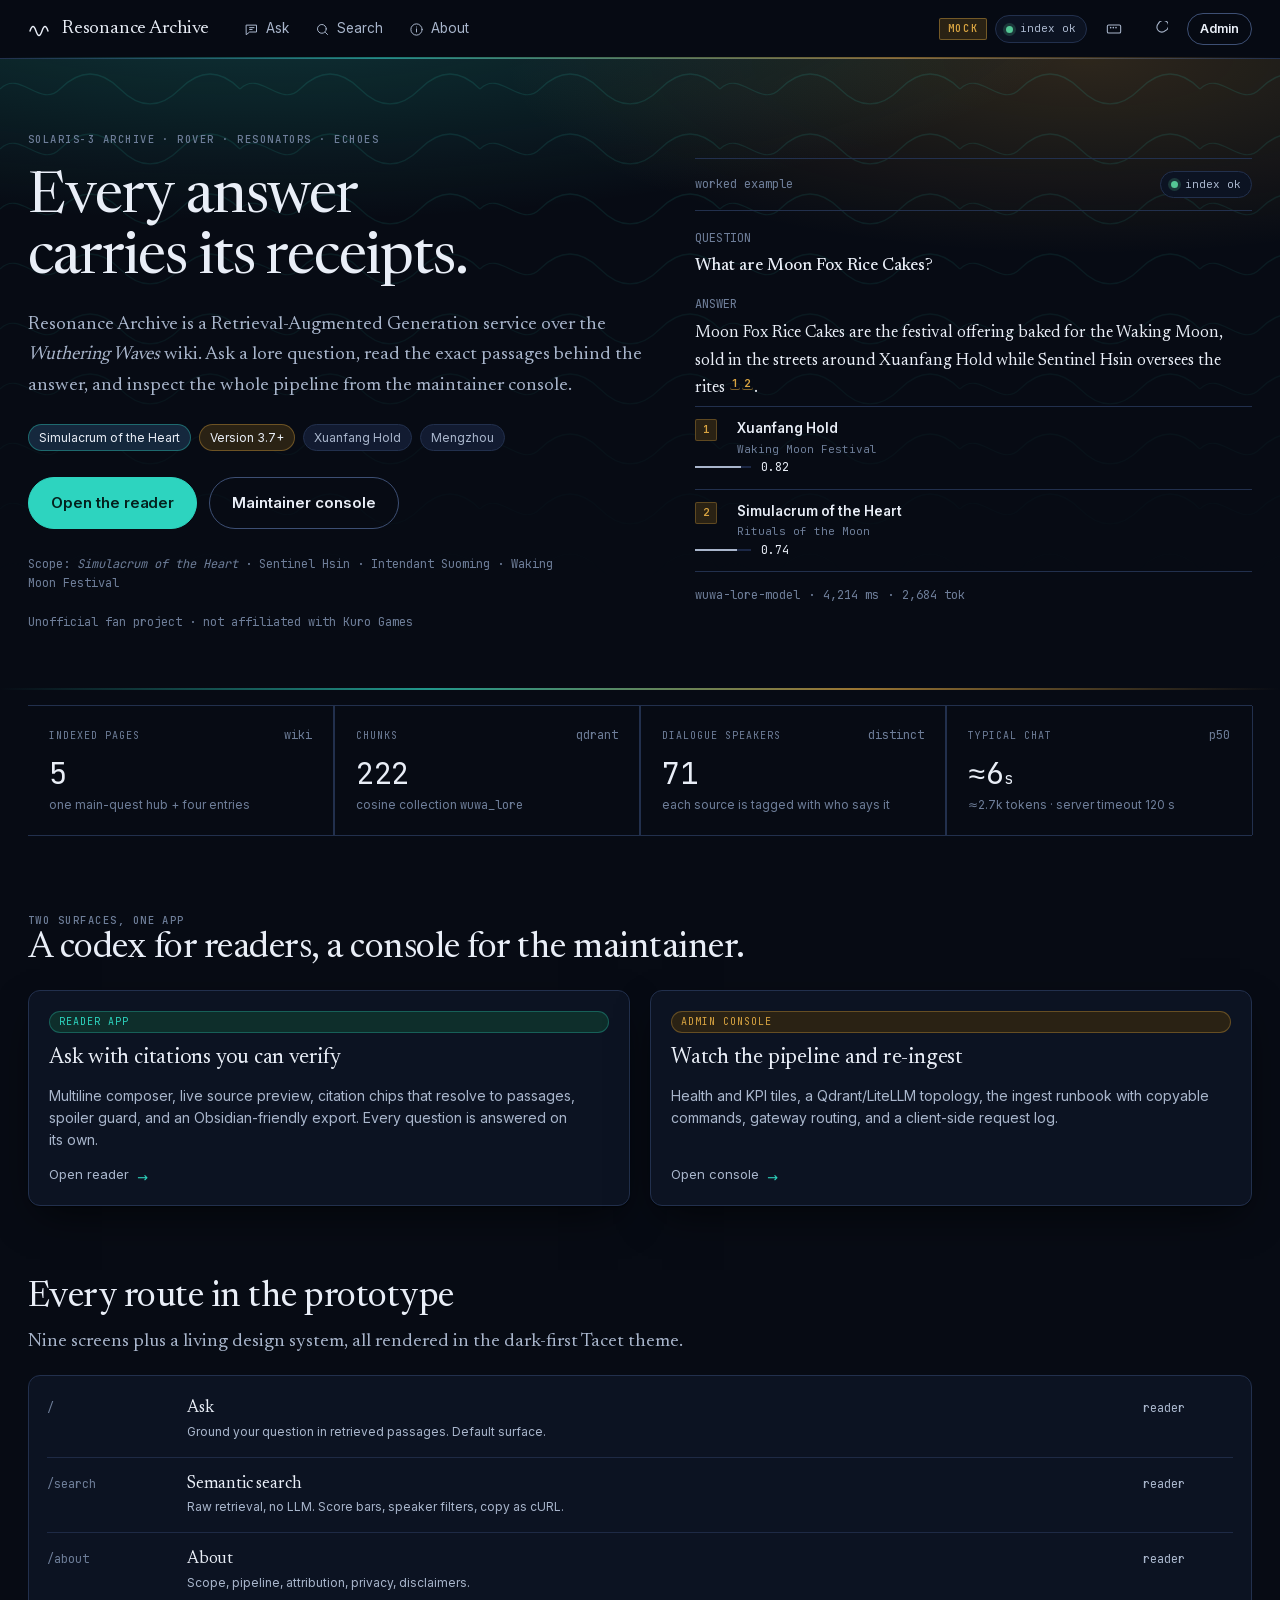
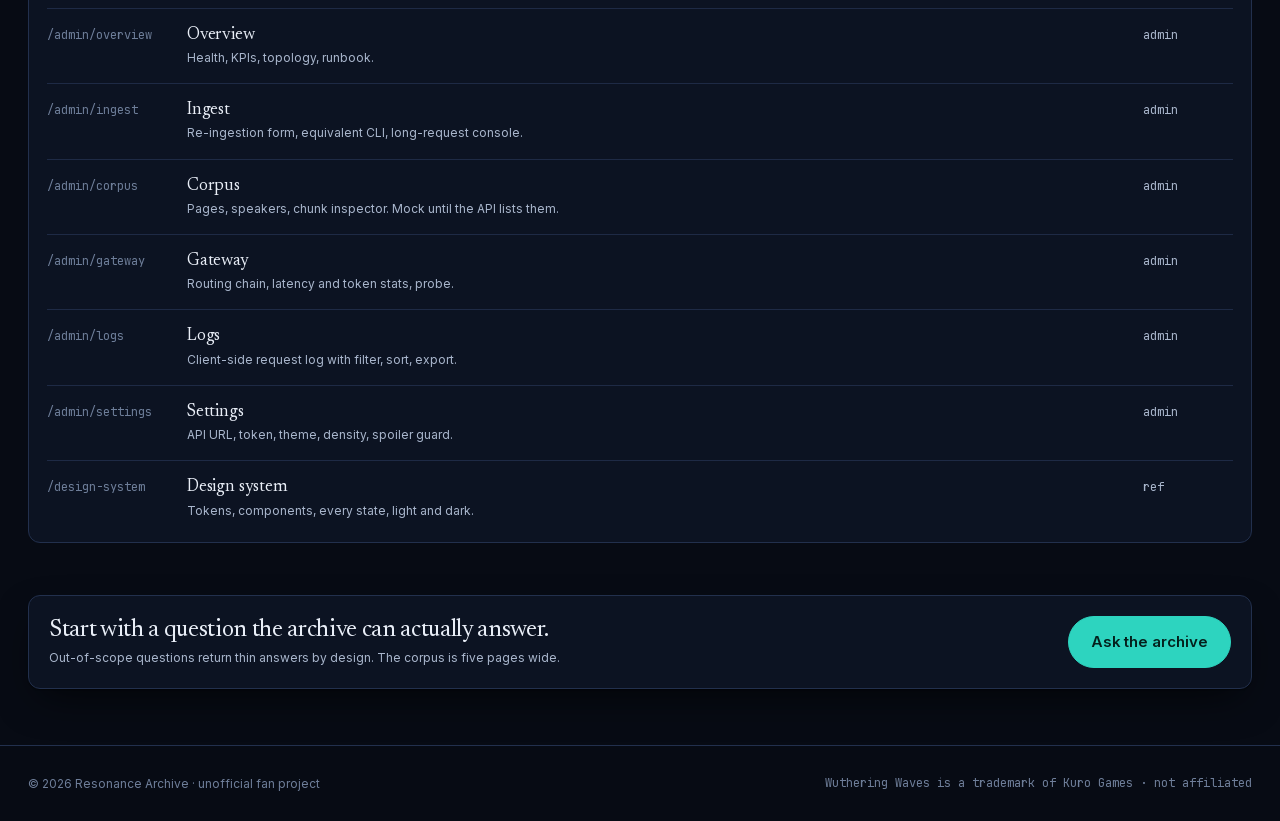
<file: web/index.html>
<!doctype html>
<html lang="en" data-theme="dark">
<head>
<meta charset="utf-8" />
<meta name="viewport" content="width=device-width, initial-scale=1" />
<title>Resonance Archive · grounded lore retrieval, with receipts</title>
<meta name="description" content="Unofficial fan prototype: a retrieval-augmented lore service over the Wuthering Waves wiki, with verifiable citations and a maintainer console." />
<style>
  @media (max-width:920px){
    #hero-split,#surfaces-grid{grid-template-columns:1fr !important;gap:28px !important}
  }
</style>
<link rel="stylesheet" href="styles.css" />

</head>
<body>
<main id="content">
  <section class="hero hero-band" data-od-id="hero" style="padding-block:72px 48px">
    <div class="wrap" style="display:grid;grid-template-columns:1.05fr .95fr;gap:52px;align-items:center" id="hero-split">
      <div class="stack gap-4">
        <p class="eyebrow">Solaris-3 archive · Rover · Resonators · Echoes</p>
        <h1 class="display" style="font-size:clamp(36px,5vw,58px)">Every answer carries its receipts.</h1>
        <p class="lead">Resonance Archive is a Retrieval-Augmented Generation service over the <em>Wuthering&nbsp;Waves</em> wiki. Ask a lore question, read the exact passages behind the answer, and inspect the whole pipeline from the maintainer console.</p>
        <div class="row wrapflex gap-2" style="margin-top:2px">
          <span class="chip tint-jade">Simulacrum of the Heart</span>
          <span class="chip tint-brass">Version 3.7+</span>
          <span class="chip tint-mist">Xuanfang Hold</span>
          <span class="chip tint-mist">Mengzhou</span>
        </div>
        <div class="row wrapflex gap-3" style="margin-top:6px">
          <a class="btn btn-primary btn-lg" href="ask.html">Open the reader</a>
          <a class="btn btn-secondary btn-lg" href="admin.html">Maintainer console</a>
        </div>
        <p class="tiny dim mono" style="margin-top:6px">Scope: <em>Simulacrum of the Heart</em> · Sentinel Hsin · Intendant Suoming · Waking Moon Festival</p>
        <p class="tiny dim mono">Unofficial fan project · not affiliated with Kuro Games</p>
      </div>
      <div>
        <div style="border-top:1px solid var(--rule);padding-top:12px">
          <div class="row-between" style="padding-bottom:12px;border-bottom:1px solid var(--rule)">
            <span class="mono tiny dim">worked example</span>
            <span class="health-dot" data-state="ok"><span class="dot"></span>index ok</span>
          </div>
          <div style="padding:18px 0 4px">
            <p class="tiny dim mono" style="margin-bottom:6px">QUESTION</p>
            <p style="font-family:var(--font-display);font-size:17px;font-weight:500;line-height:1.45">What are Moon Fox Rice Cakes?</p>
            <p class="tiny dim mono" style="margin:16px 0 6px">ANSWER</p>
            <p class="serif" style="font-size:16.5px;line-height:1.64;color:var(--text-1)">Moon Fox Rice Cakes are the festival offering baked for the Waking Moon, sold in the streets around Xuanfang Hold while Sentinel Hsin oversees the rites <button class="cite" type="button" aria-label="Source 1">1</button><button class="cite" type="button" aria-label="Source 2">2</button>.</p>
          </div>
          <div class="stack">
            <div class="row gap-3 source-head" style="padding:12px 0;border-top:1px solid var(--rule)">
              <span class="source-idx">1</span>
              <div class="grow" style="min-width:0">
                <div class="source-title" style="font-size:13.5px">Xuanfang Hold</div>
                <div class="source-sub" style="font-size:11px">Waking Moon Festival</div>
              </div>
              <span class="score"><span class="bar"><i style="width:82%"></i></span><span class="n">0.82</span></span>
            </div>
            <div class="row gap-3 source-head" style="padding:12px 0;border-top:1px solid var(--rule)">
              <span class="source-idx">2</span>
              <div class="grow" style="min-width:0">
                <div class="source-title" style="font-size:13.5px">Simulacrum of the Heart</div>
                <div class="source-sub" style="font-size:11px">Rituals of the Moon</div>
              </div>
              <span class="score"><span class="bar"><i style="width:74%"></i></span><span class="n">0.74</span></span>
            </div>
          </div>
          <div class="row wrapflex gap-2 mono tiny dim" style="padding:14px 0 0;border-top:1px solid var(--rule)">
            <span>wuwa-lore-model</span><span>·</span><span class="num">4,214 ms</span><span>·</span><span class="num">2,684 tok</span>
          </div>
        </div>
      </div>
    </div>
  </section>
  <hr class="tacet-line" />
  <section class="wrap" data-od-id="stats" style="padding-block:8px 40px">
    <div class="kpi-grid">
      <div class="kpi"><div class="k-top"><span class="k-label">Indexed pages</span><span class="dim mono tiny">wiki</span></div><div class="k-val num">5</div><div class="k-sub">one main-quest hub + four entries</div></div>
      <div class="kpi"><div class="k-top"><span class="k-label">Chunks</span><span class="dim mono tiny">qdrant</span></div><div class="k-val num">222</div><div class="k-sub">cosine collection <span class="mono">wuwa_lore</span></div></div>
      <div class="kpi"><div class="k-top"><span class="k-label">Dialogue speakers</span><span class="dim mono tiny">distinct</span></div><div class="k-val num">71</div><div class="k-sub">each source is tagged with who says it</div></div>
      <div class="kpi"><div class="k-top"><span class="k-label">Typical chat</span><span class="dim mono tiny">p50</span></div><div class="k-val num">≈6<span class="k-unit">s</span></div><div class="k-sub">≈2.7k tokens · server timeout 120 s</div></div>
    </div>
  </section>

  <section class="wrap" data-od-id="surfaces" style="padding-block:36px">
    <div class="row-between" style="margin-bottom:20px">
      <div>
        <p class="eyebrow">Two surfaces, one app</p>
        <h2 class="display">A codex for readers, a console for the maintainer.</h2>
      </div>
    </div>
    <div style="display:grid;grid-template-columns:1fr 1fr;gap:20px" id="surfaces-grid">
      <a class="card" href="ask.html" style="display:flex;flex-direction:column;gap:12px;transition:border-color var(--dur-2)">
        <span class="pill">Reader app</span>
        <h3 class="display">Ask with citations you can verify</h3>
        <p class="muted" style="font-size:14px">Multiline composer, live source preview, citation chips that resolve to passages, spoiler guard, and an Obsidian-friendly export. Every question is answered on its own.</p>
        <span class="muted row gap-2" style="margin-top:auto;font-size:13px">Open reader <span class="inline-ic" style="color:var(--accent)">→</span></span>
      </a>
      <a class="card" href="admin.html" style="display:flex;flex-direction:column;gap:12px;transition:border-color var(--dur-2)">
        <span class="pill gold">Admin console</span>
        <h3 class="display">Watch the pipeline and re-ingest</h3>
        <p class="muted" style="font-size:14px">Health and KPI tiles, a Qdrant/LiteLLM topology, the ingest runbook with copyable commands, gateway routing, and a client-side request log.</p>
        <span class="muted row gap-2" style="margin-top:auto;font-size:13px">Open console <span class="inline-ic" style="color:var(--accent)">→</span></span>
      </a>
    </div>
  </section>

  <section class="wrap" data-od-id="routes" style="padding-block:36px 8px">
    <h2 class="display" style="margin-bottom:8px">Every route in the prototype</h2>
    <p class="lead" style="margin-bottom:18px">Nine screens plus a living design system, all rendered in the dark-first Tacet theme.</p>
    <div class="panel">
      <div class="stack" style="padding:6px 18px">
        <a class="log-row" href="ask.html" style="text-decoration:none"><span class="mono tiny dim">/</span><div><h3 class="display" style="font-size:17px">Ask</h3><p class="muted tiny">Ground your question in retrieved passages. Default surface.</p></div><span class="muted mono tiny">reader</span></a>
        <a class="log-row" href="search.html" style="text-decoration:none"><span class="mono tiny dim">/search</span><div><h3 class="display" style="font-size:17px">Semantic search</h3><p class="muted tiny">Raw retrieval, no LLM. Score bars, speaker filters, copy as cURL.</p></div><span class="muted mono tiny">reader</span></a>
        <a class="log-row" href="about.html" style="text-decoration:none"><span class="mono tiny dim">/about</span><div><h3 class="display" style="font-size:17px">About</h3><p class="muted tiny">Scope, pipeline, attribution, privacy, disclaimers.</p></div><span class="muted mono tiny">reader</span></a>
        <a class="log-row" href="admin-overview.html" style="text-decoration:none"><span class="mono tiny dim">/admin/overview</span><div><h3 class="display" style="font-size:17px">Overview</h3><p class="muted tiny">Health, KPIs, topology, runbook.</p></div><span class="muted mono tiny">admin</span></a>
        <a class="log-row" href="admin-ingest.html" style="text-decoration:none"><span class="mono tiny dim">/admin/ingest</span><div><h3 class="display" style="font-size:17px">Ingest</h3><p class="muted tiny">Re-ingestion form, equivalent CLI, long-request console.</p></div><span class="muted mono tiny">admin</span></a>
        <a class="log-row" href="admin-corpus.html" style="text-decoration:none"><span class="mono tiny dim">/admin/corpus</span><div><h3 class="display" style="font-size:17px">Corpus</h3><p class="muted tiny">Pages, speakers, chunk inspector. Mock until the API lists them.</p></div><span class="muted mono tiny">admin</span></a>
        <a class="log-row" href="admin-gateway.html" style="text-decoration:none"><span class="mono tiny dim">/admin/gateway</span><div><h3 class="display" style="font-size:17px">Gateway</h3><p class="muted tiny">Routing chain, latency and token stats, probe.</p></div><span class="muted mono tiny">admin</span></a>
        <a class="log-row" href="admin-logs.html" style="text-decoration:none"><span class="mono tiny dim">/admin/logs</span><div><h3 class="display" style="font-size:17px">Logs</h3><p class="muted tiny">Client-side request log with filter, sort, export.</p></div><span class="muted mono tiny">admin</span></a>
        <a class="log-row" href="admin-settings.html" style="text-decoration:none"><span class="mono tiny dim">/admin/settings</span><div><h3 class="display" style="font-size:17px">Settings</h3><p class="muted tiny">API URL, token, theme, density, spoiler guard.</p></div><span class="muted mono tiny">admin</span></a>
        <a class="log-row" href="design-system.html" style="text-decoration:none"><span class="mono tiny dim">/design-system</span><div><h3 class="display" style="font-size:17px">Design system</h3><p class="muted tiny">Tokens, components, every state, light and dark.</p></div><span class="muted mono tiny">ref</span></a>
      </div>
    </div>
  </section>

  <section class="wrap" data-od-id="cta" style="padding-block:44px 56px">
    <div class="card" style="display:flex;align-items:center;justify-content:space-between;gap:20px;flex-wrap:wrap;background:var(--bg-1)">
      <div>
        <h2 class="display" style="font-size:24px">Start with a question the archive can actually answer.</h2>
        <p class="muted tiny" style="margin-top:4px">Out-of-scope questions return thin answers by design. The corpus is five pages wide.</p>
      </div>
      <a class="btn btn-primary btn-lg" href="ask.html">Ask the archive</a>
    </div>
  </section>
</main>

<footer class="hair" data-od-id="footer">
  <div class="wrap row-between wrapflex" style="padding-block:28px">
    <span class="tiny dim">© 2026 Resonance Archive · unofficial fan project</span>
    <span class="tiny dim mono">Wuthering Waves is a trademark of Kuro Games · not affiliated</span>
  </div>
</footer>

<script src="app.js"></script>
<script>OD.mount("");</script>
</body>
</html>
</file>
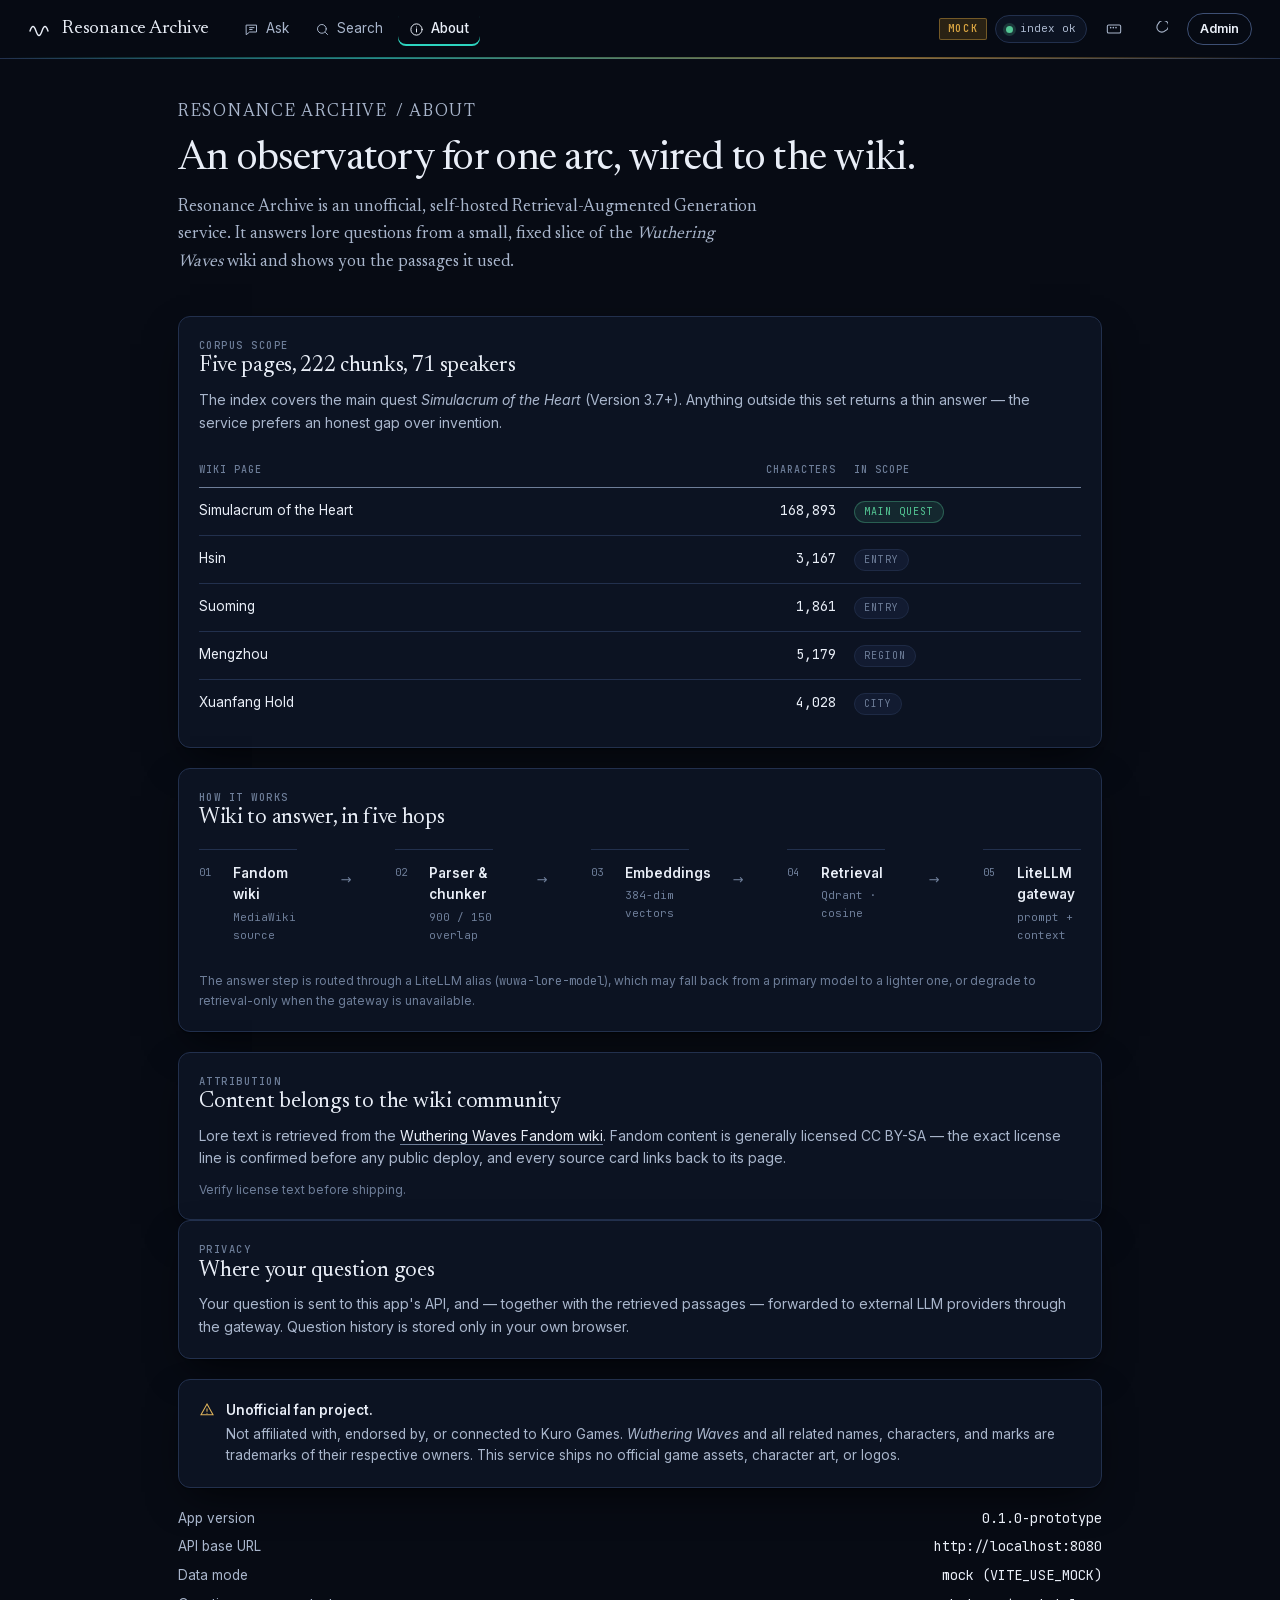
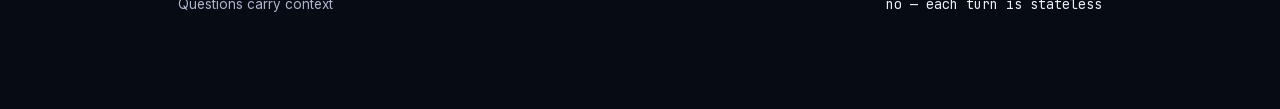
<file: web/about.html>
<!doctype html>
<html lang="en" data-theme="dark">
<head>
<meta charset="utf-8" />
<meta name="viewport" content="width=device-width, initial-scale=1" />
<title>About · Resonance Archive</title>
<link rel="stylesheet" href="styles.css" />

</head>
<body>
<main id="content">
  <div class="wrap page" style="max-width:980px">
    <div class="page-head" data-od-id="about-hero">
      <p class="crumb"><a href="index.html">Resonance Archive</a> / about</p>
      <h1>An observatory for one arc, wired to the wiki.</h1>
      <p>Resonance Archive is an unofficial, self-hosted Retrieval-Augmented Generation service. It answers lore questions from a small, fixed slice of the <em>Wuthering Waves</em> wiki and shows you the passages it used.</p>
    </div>

    <section class="card" data-od-id="scope" style="margin-bottom:20px">
      <p class="eyebrow">Corpus scope</p>
      <h2 class="display" style="font-size:22px;margin-bottom:10px">Five pages, 222 chunks, 71 speakers</h2>
      <p class="muted" style="margin-bottom:16px;font-size:14px">The index covers the main quest <em>Simulacrum of the Heart</em> (Version 3.7+). Anything outside this set returns a thin answer — the service prefers an honest gap over invention.</p>
      <div class="table-wrap">
        <table class="data">
          <thead><tr><th>Wiki page</th><th class="num">Characters</th><th>In scope</th></tr></thead>
          <tbody>
            <tr><td>Simulacrum of the Heart</td><td class="num">168,893</td><td><span class="pill ok">main quest</span></td></tr>
            <tr><td>Hsin</td><td class="num">3,167</td><td><span class="pill mute">entry</span></td></tr>
            <tr><td>Suoming</td><td class="num">1,861</td><td><span class="pill mute">entry</span></td></tr>
            <tr><td>Mengzhou</td><td class="num">5,179</td><td><span class="pill mute">region</span></td></tr>
            <tr><td>Xuanfang Hold</td><td class="num">4,028</td><td><span class="pill mute">city</span></td></tr>
          </tbody>
        </table>
      </div>
    </section>

    <section class="card" data-od-id="pipeline" style="margin-bottom:20px">
      <p class="eyebrow">How it works</p>
      <h2 class="display" style="font-size:22px;margin-bottom:18px">Wiki to answer, in five hops</h2>
      <div class="topo" role="list" aria-label="Retrieval pipeline">
        <div class="topo-node" data-step="01" role="listitem"><div class="tn-name">Fandom wiki</div><div class="tn-meta">MediaWiki source</div></div>
        <div class="topo-link" aria-hidden="true">→</div>
        <div class="topo-node" data-step="02" role="listitem"><div class="tn-name">Parser &amp; chunker</div><div class="tn-meta">900 / 150 overlap</div></div>
        <div class="topo-link" aria-hidden="true">→</div>
        <div class="topo-node" data-step="03" role="listitem"><div class="tn-name">Embeddings</div><div class="tn-meta">384-dim vectors</div></div>
        <div class="topo-link" aria-hidden="true">→</div>
        <div class="topo-node" data-step="04" role="listitem"><div class="tn-name">Retrieval</div><div class="tn-meta">Qdrant · cosine</div></div>
        <div class="topo-link" aria-hidden="true">→</div>
        <div class="topo-node" data-step="05" role="listitem"><div class="tn-name">LiteLLM gateway</div><div class="tn-meta">prompt + context</div></div>
      </div>
      <p class="tiny dim" style="margin-top:14px">The answer step is routed through a LiteLLM alias (<span class="mono">wuwa-lore-model</span>), which may fall back from a primary model to a lighter one, or degrade to retrieval-only when the gateway is unavailable.</p>
    </section>

    <section class="grid-2" data-od-id="attribution" style="gap:20px;margin-bottom:20px;align-items:stretch">
      <div class="card">
        <p class="eyebrow">Attribution</p>
        <h3 class="display">Content belongs to the wiki community</h3>
        <p class="muted" style="font-size:14px;margin-top:8px">Lore text is retrieved from the <a class="link" href="https://wutheringwaves.fandom.com/" target="_blank" rel="noopener">Wuthering Waves Fandom wiki</a>. Fandom content is generally licensed CC BY-SA — the exact license line is confirmed before any public deploy, and every source card links back to its page.</p>
        <p class="tiny dim" style="margin-top:10px">Verify license text before shipping.</p>
      </div>
      <div class="card">
        <p class="eyebrow">Privacy</p>
        <h3 class="display">Where your question goes</h3>
        <p class="muted" style="font-size:14px;margin-top:8px">Your question is sent to this app's API, and — together with the retrieved passages — forwarded to external LLM providers through the gateway. Question history is stored only in your own browser.</p>
      </div>
    </section>

    <section class="card" data-od-id="disclaimer" style="margin-bottom:20px">
      <div class="banner warn" style="border:0;background:none;padding:0">
        <svg viewBox="0 0 24 24" fill="none" stroke="currentColor" stroke-width="1.6" stroke-linecap="round" aria-hidden="true"><path d="M12 3l9 16H3z"/><path d="M12 10v4M12 17h.01"/></svg>
        <div>
          <span class="b-title">Unofficial fan project.</span>
          <p class="muted" style="font-size:13.5px;margin-top:2px">Not affiliated with, endorsed by, or connected to Kuro Games. <em>Wuthering Waves</em> and all related names, characters, and marks are trademarks of their respective owners. This service ships no official game assets, character art, or logos.</p>
        </div>
      </div>
    </section>

    <section data-od-id="build-info">
      <dl class="kv" style="grid-template-columns:auto 1fr">
        <dt>App version</dt><dd>0.1.0-prototype</dd>
        <dt>API base URL</dt><dd id="api-base">http://localhost:8080</dd>
        <dt>Data mode</dt><dd id="data-mode">mock</dd>
        <dt>Questions carry context</dt><dd>no — each turn is stateless</dd>
      </dl>
    </section>
  </div>
</main>

<script src="app.js"></script>
<script>
OD.mount("about");
document.getElementById("api-base").textContent = OD.S.base;
document.getElementById("data-mode").textContent = OD.S.mock ? "mock (VITE_USE_MOCK)" : "live API";
</script>
</body>
</html>
</file>
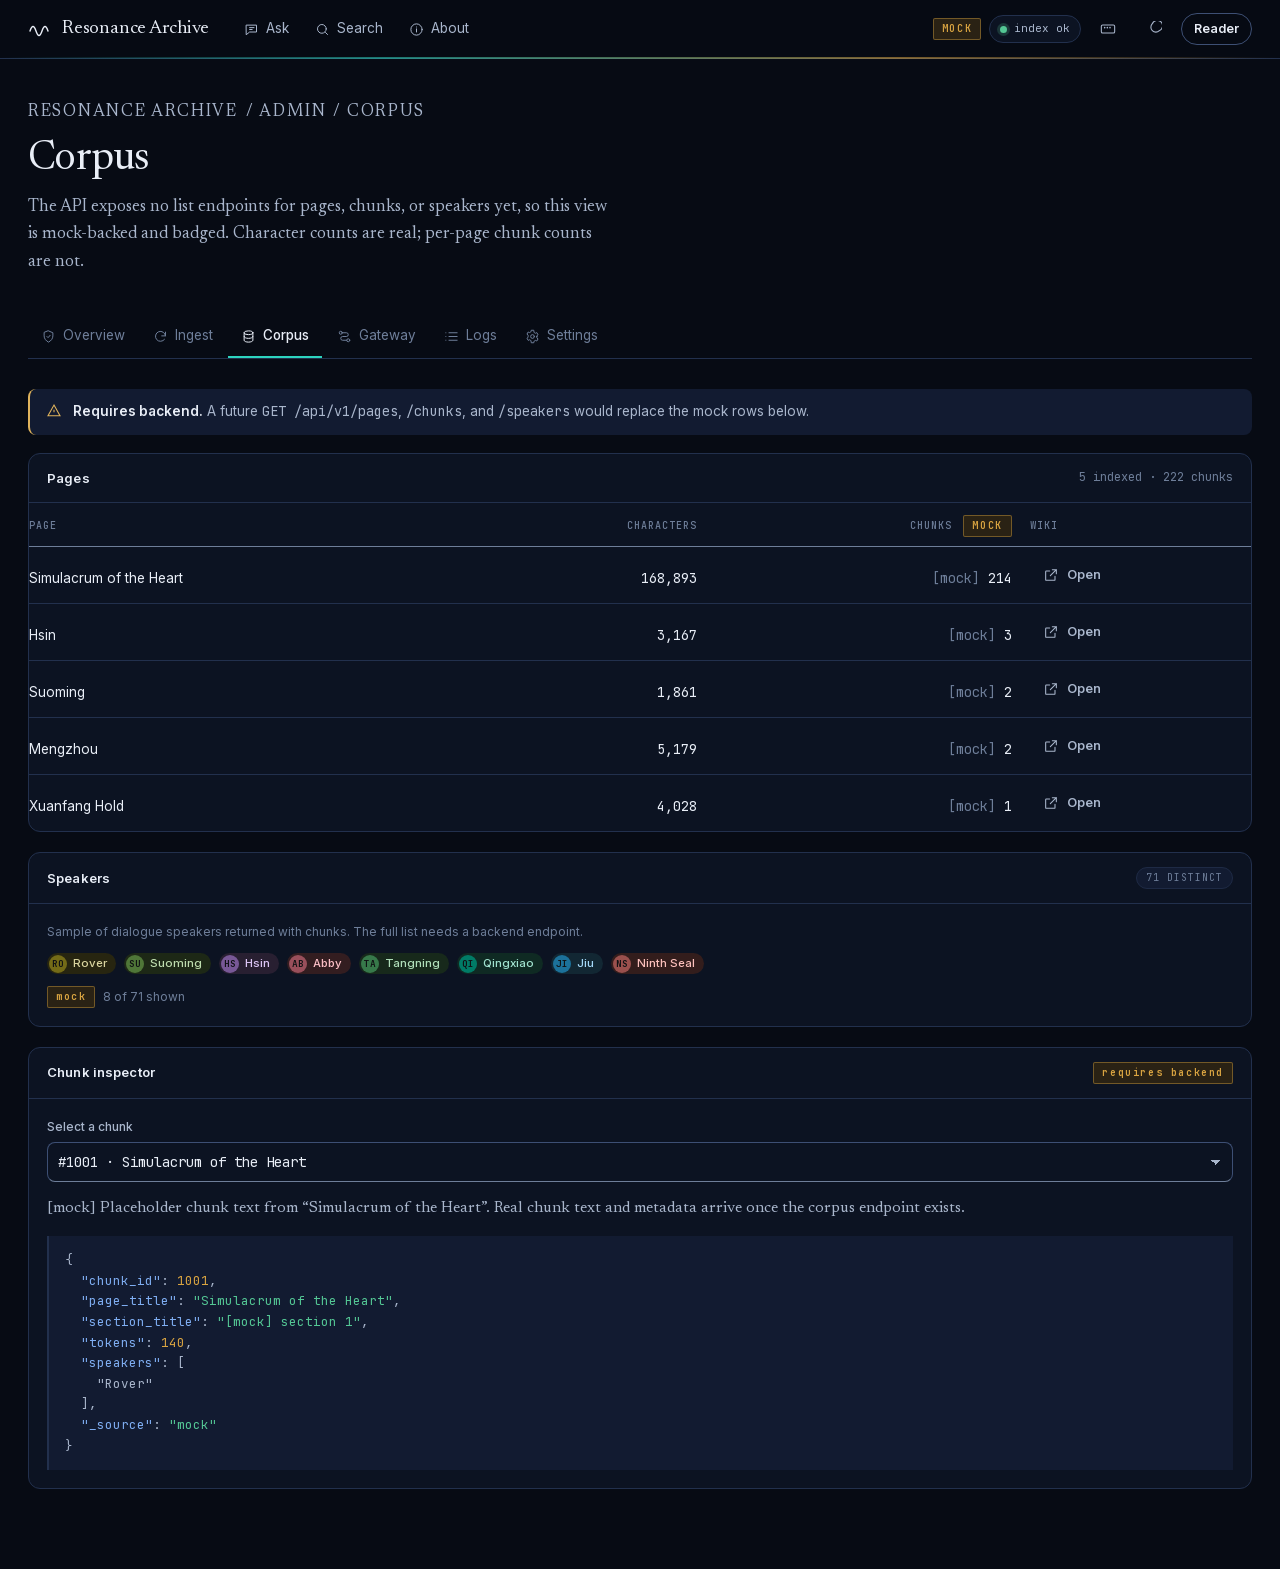
<file: web/admin-corpus.html>
<!doctype html>
<html lang="en" data-theme="dark">
<head>
<meta charset="utf-8" />
<meta name="viewport" content="width=device-width, initial-scale=1" />
<title>Admin · Corpus · Resonance Archive</title>
<link rel="stylesheet" href="styles.css" />

</head>
<body>
<main id="content">
  <div class="wrap page">
    <div class="page-head" data-od-id="corpus-head">
      <p class="crumb"><a href="index.html">Resonance Archive</a> / admin / corpus</p>
      <h1>Corpus</h1>
      <p>The API exposes no list endpoints for pages, chunks, or speakers yet, so this view is mock-backed and badged. Character counts are real; per-page chunk counts are not.</p>
    </div>
    <nav id="admin-nav" class="subnav" aria-label="Admin sections"></nav>

    <div class="banner warn" style="margin-bottom:18px">
      <svg viewBox="0 0 24 24" fill="none" stroke="currentColor" stroke-width="1.6"><path d="M12 3l9 16H3z"/><path d="M12 10v4M12 17h.01"/></svg>
      <div><span class="b-title">Requires backend.</span> <span class="muted">A future <span class="mono">GET /api/v1/pages</span>, <span class="mono">/chunks</span>, and <span class="mono">/speakers</span> would replace the mock rows below.</span></div>
    </div>

    <section class="panel" data-od-id="pages-table" style="margin-bottom:20px">
      <div class="panel-head"><h3>Pages</h3><span class="tiny dim mono">5 indexed · 222 chunks</span></div>
      <div class="table-wrap" style="border:0;border-radius:0">
        <table class="data">
          <thead><tr><th>Page</th><th class="num">Characters</th><th class="num">Chunks <span class="mock-badge" style="margin-left:4px">mock</span></th><th>Wiki</th></tr></thead>
          <tbody id="pages-body"></tbody>
        </table>
      </div>
    </section>

    <div class="grid-1-2" style="gap:20px;align-items:start">
      <section class="panel" data-od-id="speakers" style="margin-bottom:20px">
        <div class="panel-head"><h3>Speakers</h3><span class="pill mute">71 distinct</span></div>
        <div class="panel-body stack gap-3">
          <p class="tiny dim">Sample of dialogue speakers returned with chunks. The full list needs a backend endpoint.</p>
          <div class="row wrapflex gap-2" id="speaker-list"></div>
          <div class="row gap-2"><span class="mock-badge">mock</span><span class="tiny dim">8 of 71 shown</span></div>
        </div>
      </section>

      <section class="panel" data-od-id="chunk-inspector">
        <div class="panel-head"><h3>Chunk inspector</h3><span class="mock-badge">requires backend</span></div>
        <div class="panel-body">
          <div class="field" style="margin-bottom:14px">
            <label for="chunk-select">Select a chunk</label>
            <select class="select mono" id="chunk-select"></select>
          </div>
          <p class="snippet" id="chunk-text" style="margin-bottom:14px"></p>
          <div class="json"><pre id="chunk-meta"></pre></div>
        </div>
      </section>
    </div>
  </div>
</main>

<script src="app.js"></script>
<script>
(function () {
  OD.mount("admin-corpus");
  OD.token = OD.SS.get("od-token") || "";

  // deterministic mock chunk counts from real total 222
  var chunkMock = [214, 3, 2, 2, 1];
  document.getElementById("pages-body").innerHTML = OD.corpus.map(function (p, i) {
    return '<tr data-od-id="page-row-' + i + '"><td>' + p.title + '</td>' +
      '<td class="num">' + p.chars.toLocaleString() + '</td>' +
      '<td class="num"><span class="dim">[mock]</span> ' + chunkMock[i] + '</td>' +
      '<td><a class="btn btn-ghost btn-sm" href="' + OD.wikiUrl(p.title) + '" target="_blank" rel="noopener">' + OD.icons.external + 'Open</a></td></tr>';
  }).join("");

  document.getElementById("speaker-list").innerHTML = OD.speakers.map(function (n) { return OD.speakerChip(n); }).join("");

  var sel = document.getElementById("chunk-select");
  var chunks = [];
  OD.corpus.forEach(function (p, pi) {
    for (var k = 0; k < 2; k++) {
      chunks.push({ id: (pi + 1) * 1000 + k + 1, page: p.title, section: "[mock] section " + (k + 1), tokens: 140 + k * 30, speakers: OD.speakers.slice(pi, pi + 1 + (k % 2)) });
    }
  });
  sel.innerHTML = chunks.map(function (c) { return '<option value="' + c.id + '">#' + c.id + ' · ' + c.page + '</option>'; }).join("");
  function show(id) {
    var c = chunks.filter(function (x) { return String(x.id) === String(id); })[0];
    document.getElementById("chunk-text").textContent = "[mock] Placeholder chunk text from \u201C" + c.page + "\u201D. Real chunk text and metadata arrive once the corpus endpoint exists.";
    document.getElementById("chunk-meta").innerHTML = jsonHighlight({ chunk_id: c.id, page_title: c.page, section_title: c.section, tokens: c.tokens, speakers: c.speakers, _source: "mock" });
  }
  function jsonHighlight(obj) {
    return JSON.stringify(obj, null, 2)
      .replace(/"([^"]+)":/g, '<span class="jk">"$1"</span>:')
      .replace(/: "([^"]*)"/g, ': <span class="js">"$1"</span>')
      .replace(/: (\d+)/g, ': <span class="jn">$1</span>')
      .replace(/: true|: false/g, function (m) { return ': <span class="jb">' + m.slice(2) + '</span>'; });
  }
  sel.addEventListener("change", function () { show(sel.value); });
  show(chunks[0].id);
})();
</script>
</body>
</html>
</file>
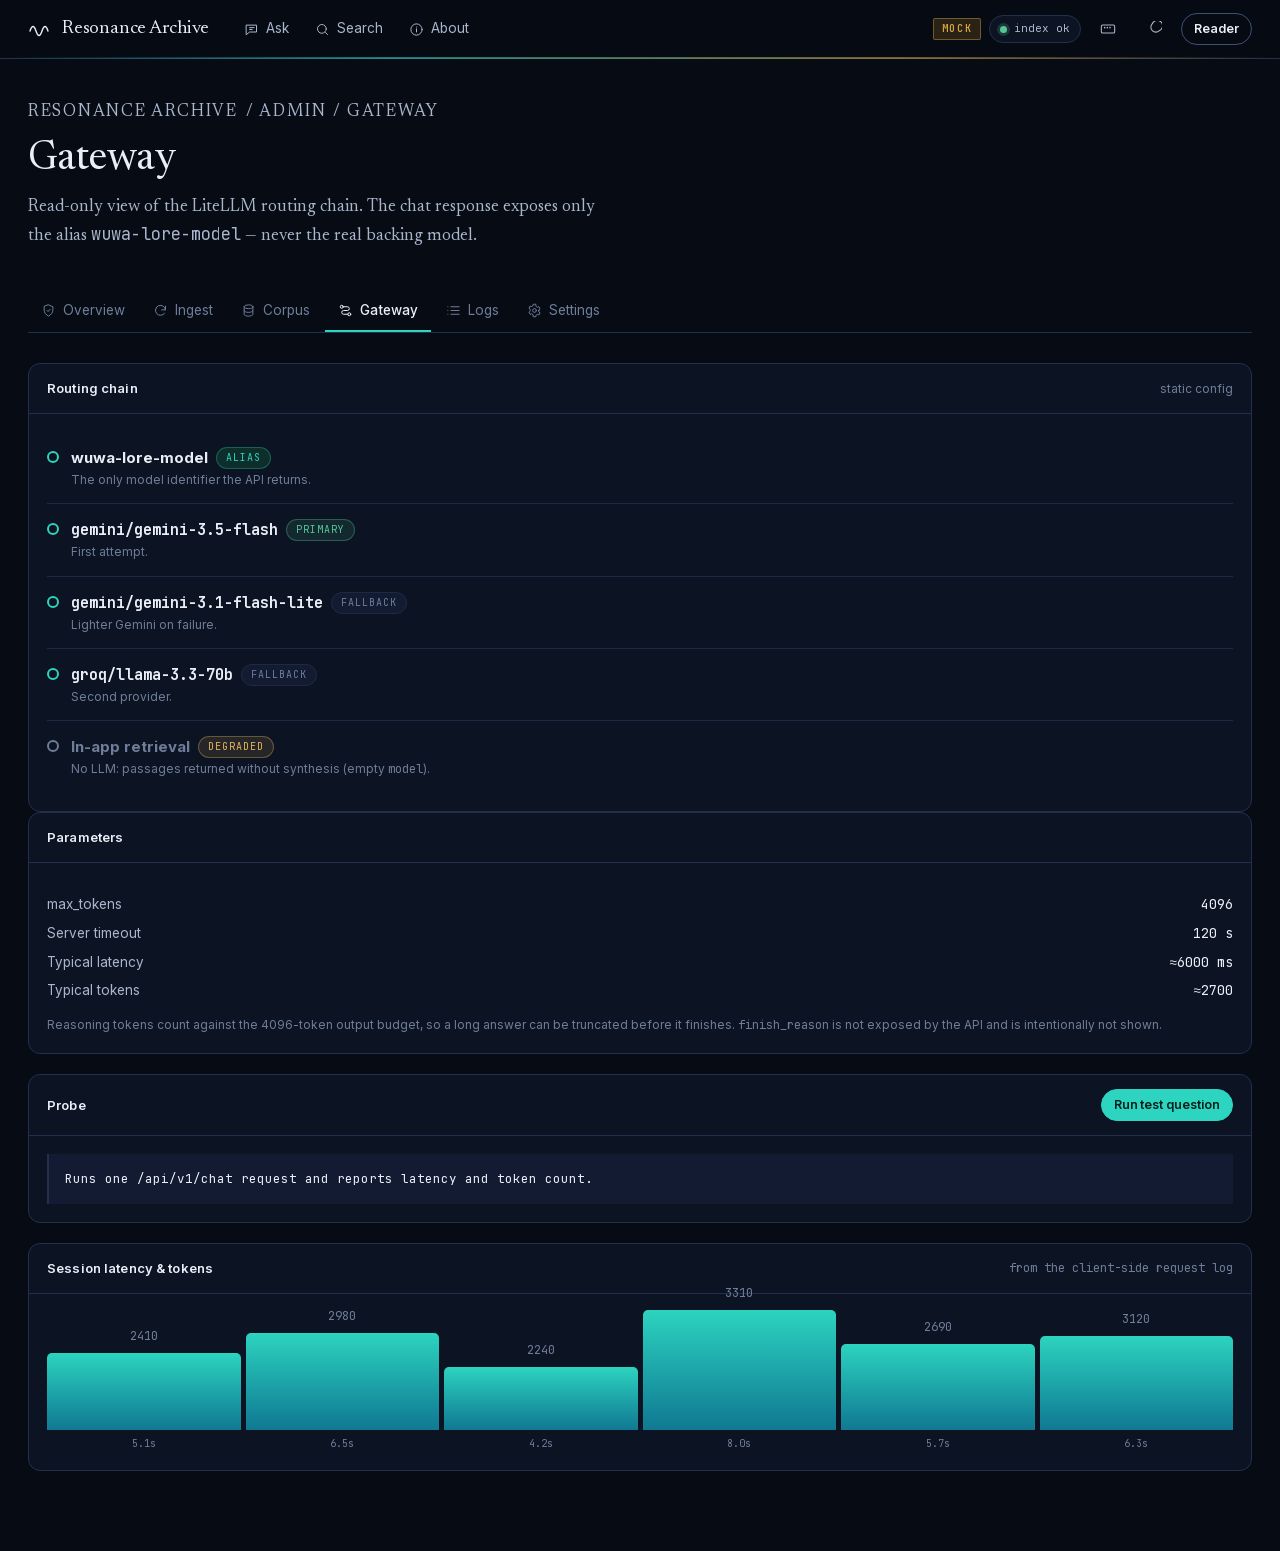
<file: web/admin-gateway.html>
<!doctype html>
<html lang="en" data-theme="dark">
<head>
<meta charset="utf-8" />
<meta name="viewport" content="width=device-width, initial-scale=1" />
<title>Admin · Gateway · Resonance Archive</title>
<style>
  .chain{display:flex;flex-direction:column;gap:0}
  .chain-node{display:flex;gap:12px;align-items:flex-start;padding:14px 0;border-bottom:1px solid var(--border)}
  .chain-node:last-child{border-bottom:0}
  .chain-dot{width:12px;height:12px;border-radius:50%;border:2px solid var(--accent);margin-top:5px;flex:none}
  .chain-node.dim .chain-dot{border-color:var(--text-3)}
  .bars{display:flex;align-items:flex-end;gap:5px;height:140px;padding-top:8px}
  .bar-col{flex:1;display:flex;flex-direction:column;justify-content:flex-end;align-items:center;gap:6px;min-width:0}
  .bar-col .b{width:100%;background:linear-gradient(180deg,var(--accent),color-mix(in oklch,var(--accent) 55%,var(--bg-2)));border-radius:5px 5px 0 0;min-height:3px}
  .bar-col .bl{font-family:var(--font-mono);font-size:10px;color:var(--text-3);white-space:nowrap}
</style>
<link rel="stylesheet" href="styles.css" />

</head>
<body>
<main id="content">
  <div class="wrap page">
    <div class="page-head" data-od-id="gateway-head">
      <p class="crumb"><a href="index.html">Resonance Archive</a> / admin / gateway</p>
      <h1>Gateway</h1>
      <p>Read-only view of the LiteLLM routing chain. The chat response exposes only the alias <span class="mono">wuwa-lore-model</span> — never the real backing model.</p>
    </div>
    <nav id="admin-nav" class="subnav" aria-label="Admin sections"></nav>

    <div class="grid-1-2" style="gap:20px;align-items:start;margin-bottom:20px">
      <section class="panel" data-od-id="routing">
        <div class="panel-head"><h3>Routing chain</h3><span class="tiny dim">static config</span></div>
        <div class="panel-body">
          <div class="chain">
            <div class="chain-node"><span class="chain-dot"></span><div><div class="row gap-2"><strong>wuwa-lore-model</strong><span class="pill">alias</span></div><p class="tiny dim">The only model identifier the API returns.</p></div></div>
            <div class="chain-node"><span class="chain-dot"></span><div><div class="row gap-2"><strong class="mono">gemini/gemini-3.5-flash</strong><span class="pill ok">primary</span></div><p class="tiny dim">First attempt.</p></div></div>
            <div class="chain-node"><span class="chain-dot"></span><div><div class="row gap-2"><strong class="mono">gemini/gemini-3.1-flash-lite</strong><span class="pill mute">fallback</span></div><p class="tiny dim">Lighter Gemini on failure.</p></div></div>
            <div class="chain-node"><span class="chain-dot"></span><div><div class="row gap-2"><strong class="mono">groq/llama-3.3-70b</strong><span class="pill mute">fallback</span></div><p class="tiny dim">Second provider.</p></div></div>
            <div class="chain-node dim"><span class="chain-dot"></span><div><div class="row gap-2"><strong>In-app retrieval</strong><span class="pill warn">degraded</span></div><p class="tiny dim">No LLM: passages returned without synthesis (empty <span class="mono">model</span>).</p></div></div>
          </div>
        </div>
      </section>

      <div class="stack gap-4">
        <section class="panel" data-od-id="gateway-info">
          <div class="panel-head"><h3>Parameters</h3></div>
          <div class="panel-body">
            <dl class="kv">
              <dt>max_tokens</dt><dd>4096</dd>
              <dt>Server timeout</dt><dd>120 s</dd>
              <dt>Typical latency</dt><dd>≈6000 ms</dd>
              <dt>Typical tokens</dt><dd>≈2700</dd>
            </dl>
            <p class="tiny dim" style="margin-top:12px">Reasoning tokens count against the 4096-token output budget, so a long answer can be truncated before it finishes. <span class="mono">finish_reason</span> is not exposed by the API and is intentionally not shown.</p>
          </div>
        </section>

        <section class="panel" data-od-id="probe">
          <div class="panel-head"><h3>Probe</h3><button class="btn btn-primary btn-sm" id="probe" type="button">Run test question</button></div>
          <div class="panel-body">
            <div class="console" id="probe-out"><div class="ln">Runs one /api/v1/chat request and reports latency and token count.</div></div>
          </div>
        </section>
      </div>
    </div>

    <section class="panel" data-od-id="histogram">
      <div class="panel-head"><h3>Session latency &amp; tokens</h3><span class="tiny dim mono" id="hist-note">from the client-side request log</span></div>
      <div class="panel-body">
        <div class="bars" id="bars"></div>
      </div>
    </section>
  </div>
</main>

<script src="app.js"></script>
<script>
(function () {
  OD.mount("admin-gateway");
  OD.token = OD.SS.get("od-token") || "";

  function samples() {
    var fromLog = OD.log.all().filter(function (r) { return r.path === "/api/v1/chat" && r.tokens; }).map(function (r) { return { ms: r.ms, tokens: r.tokens }; });
    if (fromLog.length < 6) {
      // session launcher mock so the histogram is meaningful before any probe
      var base = [{ ms: 5120, tokens: 2410 }, { ms: 6480, tokens: 2980 }, { ms: 4210, tokens: 2240 }, { ms: 7990, tokens: 3310 }, { ms: 5730, tokens: 2690 }, { ms: 6250, tokens: 3120 }];
      return base.concat(fromLog);
    }
    return fromLog;
  }
  function renderBars() {
    var s = samples();
    var max = Math.max.apply(null, s.map(function (x) { return x.ms; }));
    document.getElementById("bars").innerHTML = s.map(function (x) {
      var h = Math.round((x.ms / max) * 120);
      return '<div class="bar-col" title="' + x.ms + ' ms · ' + x.tokens + ' tok"><span class="tiny mono dim">' + x.tokens + '</span><div class="b" style="height:' + h + 'px"></div><span class="bl">' + (x.ms / 1000).toFixed(1) + 's</span></div>';
    }).join("");
  }
  renderBars();

  document.getElementById("probe").addEventListener("click", async function () {
    var out = document.getElementById("probe-out");
    out.innerHTML = "";
    var t0 = Date.now();
    function log(k, t) { var d = new Date(); var ts = d.toLocaleTimeString(); var el = document.createElement("div"); el.className = "ln " + k; el.innerHTML = '<span class="t">' + ts + '</span>'; el.appendChild(document.createTextNode(t)); out.appendChild(el); }
    log("info", "POST /api/v1/chat  {question: \u201CWho is Intendant Suoming?\u201D}");
    try {
      var res = await OD.api.chat("Who is Intendant Suoming?");
      log("", "model alias: " + (res.model || "(empty → retrieval-only)"));
      log("ok", "200 in " + res.latency_ms + " ms · " + res.total_tokens + " tokens · " + (res.sources ? res.sources.length : 0) + " sources");
      renderBars();
      OD.toast("Probe complete", "ok");
    } catch (e) {
      log("err", OD.errorClass(e) + " after " + (Date.now() - t0) + " ms");
      OD.toast("Probe failed", "err");
    }
  });
})();
</script>
</body>
</html>
</file>
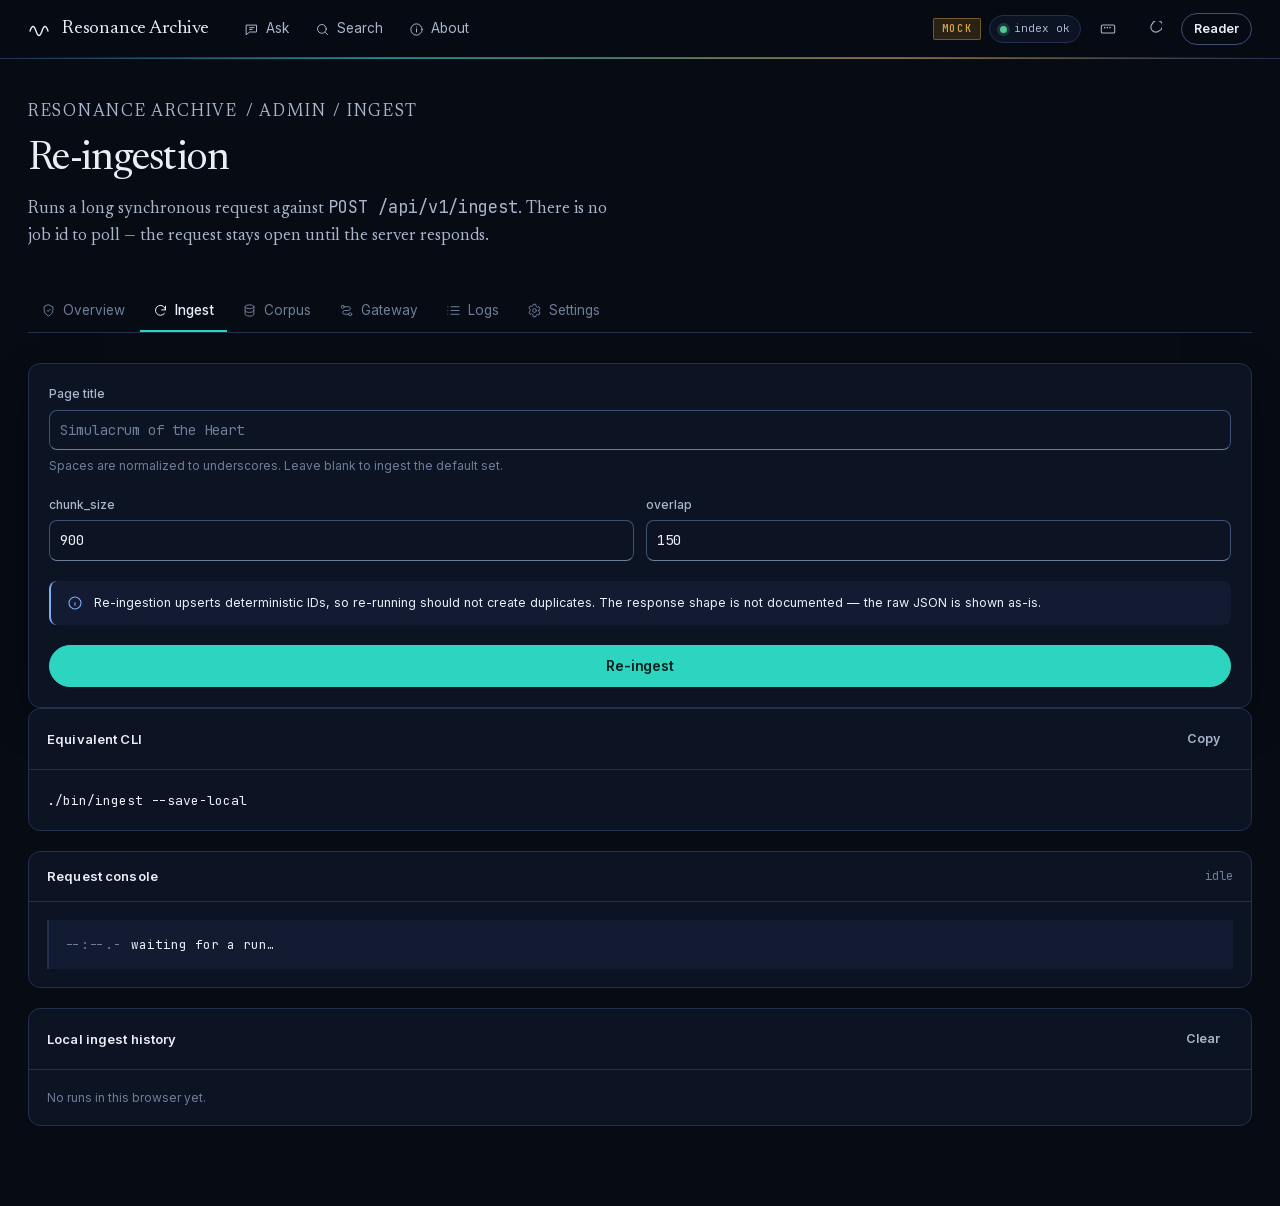
<file: web/admin-ingest.html>
<!doctype html>
<html lang="en" data-theme="dark">
<head>
<meta charset="utf-8" />
<meta name="viewport" content="width=device-width, initial-scale=1" />
<title>Admin · Ingest · Resonance Archive</title>
<link rel="stylesheet" href="styles.css" />

</head>
<body>
<main id="content">
  <div class="wrap page">
    <div class="page-head" data-od-id="ingest-head">
      <p class="crumb"><a href="index.html">Resonance Archive</a> / admin / ingest</p>
      <h1>Re-ingestion</h1>
      <p>Runs a long synchronous request against <span class="mono">POST /api/v1/ingest</span>. There is no job id to poll — the request stays open until the server responds.</p>
    </div>
    <nav id="admin-nav" class="subnav" aria-label="Admin sections"></nav>

    <div class="grid-1-2" style="gap:20px;align-items:start">
      <form class="card stack gap-4" id="ingest-form" data-od-id="ingest-form">
        <div class="field">
          <label for="page">Page title</label>
          <input class="input mono" id="page" list="pages" placeholder="Simulacrum of the Heart" autocomplete="off" />
          <datalist id="pages">
            <option value="Simulacrum of the Heart"></option><option value="Hsin"></option><option value="Suoming"></option><option value="Mengzhou"></option><option value="Xuanfang Hold"></option>
          </datalist>
          <span class="hint">Spaces are normalized to underscores. Leave blank to ingest the default set.</span>
        </div>
        <div class="row gap-3">
          <div class="field grow"><label for="cs">chunk_size</label><input class="input num" id="cs" type="number" value="900" min="1" /></div>
          <div class="field grow"><label for="ov">overlap</label><input class="input num" id="ov" type="number" value="150" min="0" /></div>
        </div>
        <p class="err-msg" id="form-err" hidden><svg viewBox="0 0 24 24" fill="none" stroke="currentColor" stroke-width="1.8" width="13" height="13"><circle cx="12" cy="12" r="9"/><path d="M12 8v4M12 16h.01"/></svg><span></span></p>
        <div class="banner info" style="font-size:12.5px">
          <svg viewBox="0 0 24 24" fill="none" stroke="currentColor" stroke-width="1.6"><circle cx="12" cy="12" r="9"/><path d="M12 11v5M12 8h.01"/></svg>
          <div>Re-ingestion upserts deterministic IDs, so re-running should not create duplicates. The response shape is not documented — the raw JSON is shown as-is.</div>
        </div>
        <button class="btn btn-primary" id="run" type="submit">Re-ingest</button>
      </form>

      <div class="stack gap-4">
        <section class="panel" data-od-id="cli">
          <div class="panel-head"><h3>Equivalent CLI</h3><button class="btn btn-ghost btn-sm" id="copy-cli" type="button">Copy</button></div>
          <div class="panel-body"><code class="mono" id="cli" style="font-size:13px;word-break:break-word"></code></div>
        </section>

        <section class="panel" data-od-id="ingest-console">
          <div class="panel-head"><h3>Request console</h3><span class="tiny dim mono" id="console-elapsed">idle</span></div>
          <div class="panel-body">
            <div class="console" id="console">
              <div class="ln"><span class="t">--:--.-</span>waiting for a run…</div>
            </div>
          </div>
        </section>

        <section class="panel" data-od-id="ingest-result" hidden>
          <div class="panel-head"><h3>Result</h3><span class="tiny dim" id="delta"></span></div>
          <div class="panel-body"><div class="json"><pre id="result-json"></pre></div></div>
        </section>

        <section class="panel" data-od-id="ingest-history">
          <div class="panel-head"><h3>Local ingest history</h3><button class="btn btn-ghost btn-sm" id="clear-ing" type="button">Clear</button></div>
          <div class="panel-body" id="ing-history"><p class="tiny dim">No runs in this browser yet.</p></div>
        </section>
      </div>
    </div>
  </div>
</main>

<script src="app.js"></script>
<script>
(function () {
  OD.mount("admin-ingest");
  OD.token = OD.SS.get("od-token") || "";
  var page = document.getElementById("page"), cs = document.getElementById("cs"), ov = document.getElementById("ov");
  var cli = document.getElementById("cli"), form = document.getElementById("ingest-form"), err = document.getElementById("form-err");
  var cons = document.getElementById("console"), consoElapsed = document.getElementById("console-elapsed");
  var resultSec = document.getElementById("ingest-result");

  function norm(t) { return (t || "").trim().replace(/\s+/g, "_"); }
  function cliText() {
    var parts = ["./bin/ingest"];
    if (page.value.trim()) parts.push('--pages "' + norm(page.value) + '"');
    if (+cs.value !== 900) parts.push("--chunk-size " + cs.value);
    if (+ov.value !== 150) parts.push("--overlap " + ov.value);
    parts.push("--save-local");
    return parts.join(" ");
  }
  function updateCli() { cli.textContent = cliText(); }
  [page, cs, ov].forEach(function (el) { el.addEventListener("input", updateCli); });
  updateCli();
  document.getElementById("copy-cli").addEventListener("click", function () { OD.copy(cliText(), "Command"); });

  function validate() {
    var c = +cs.value, o = +ov.value;
    if (!(c > 0) || !Number.isInteger(c)) return "chunk_size must be a positive integer.";
    if (!(o >= 0) || !Number.isInteger(o)) return "overlap must be a non-negative integer.";
    if (o >= c) return "overlap must be smaller than chunk_size.";
    return null;
  }
  function showErr(msg) { err.hidden = !msg; if (msg) err.querySelector("span").textContent = msg; }

  function logLine(kind, text) {
    var d = new Date();
    var t = String(d.getMinutes()).padStart(2, "0") + ":" + String(d.getSeconds()).padStart(2, "0") + "." + String(Math.floor(d.getMilliseconds() / 100));
    var ln = document.createElement("div");
    ln.className = "ln " + (kind || "");
    ln.innerHTML = '<span class="t">' + t + '</span>';
    ln.appendChild(document.createTextNode(text));
    cons.appendChild(ln);
    cons.scrollTop = cons.scrollHeight;
  }

  form.addEventListener("submit", function (e) {
    e.preventDefault();
    var msg = validate();
    showErr(msg);
    if (msg) return;
    // confirm dialog
    if (!confirm("Re-ingest \u201C" + (page.value.trim() || "the default page set") + "\u201D?\n\nchunk_size " + cs.value + " · overlap " + ov.value + "\n\nThis is a long synchronous request. It cannot be cancelled mid-flight by the server.")) return;
    runIngest();
  });

  async function runIngest() {
    resultSec.hidden = true;
    cons.innerHTML = "";
    logLine("info", "POST /api/v1/ingest  (" + OD.S.base + ")");
    logLine("", "page=" + (norm(page.value) || "*") + " chunk_size=" + cs.value + " overlap=" + ov.value);
    var started = Date.now();
    var t = setInterval(function () { consoElapsed.textContent = ((Date.now() - started) / 1000).toFixed(1) + "s"; }, 100);
    document.getElementById("run").setAttribute("aria-disabled", "true");
    try {
      var before = (await OD.api.health()).indexed_chunks;
      logLine("", "indexed_chunks before: " + before);
      var res = await OD.api.ingest({ page: norm(page.value) || undefined, chunk_size: +cs.value, overlap: +ov.value });
      clearInterval(t);
      logLine("ok", "200 in " + ((Date.now() - started) / 1000).toFixed(1) + "s");
      var after = (await OD.api.health()).indexed_chunks;
      var delta = (after - before);
      logLine(delta ? "warn" : "ok", "indexed_chunks after: " + after + " (" + (delta >= 0 ? "+" : "") + delta + ")");
      document.getElementById("delta").innerHTML = '<span class="pill ' + (delta ? "warn" : "ok") + '">' + (delta >= 0 ? "+" : "") + delta + " chunks</span>";
      document.getElementById("result-json").textContent = JSON.stringify(res, null, 2);
      resultSec.hidden = false;
      pushIng({ ts: Date.now(), page: norm(page.value) || "*", cs: +cs.value, ov: +ov.value, delta: delta });
      OD.toast("Ingest completed", "ok");
    } catch (e) {
      clearInterval(t);
      logLine("err", OD.errorClass(e) + " — " + (e.body || "no response"));
      OD.toast("Ingest failed: " + OD.errorClass(e), "err");
    } finally {
      document.getElementById("run").removeAttribute("aria-disabled");
      consoElapsed.textContent = "done";
    }
  }

  var IK = "od-ingest-history";
  function ingHist() { try { return JSON.parse(OD.LS.get(IK) || "[]"); } catch (e) { return []; } }
  function pushIng(r) { var a = ingHist(); a.unshift(r); OD.LS.set(IK, JSON.stringify(a.slice(0, 20))); renderIng(); }
  function renderIng() {
    var a = ingHist(), host = document.getElementById("ing-history");
    host.innerHTML = a.length ? a.map(function (r) {
      return '<div class="row-between" style="padding:7px 0;border-bottom:1px solid var(--border)"><span class="mono tiny">' + r.page + '</span><span class="tiny dim">' + r.cs + "/" + r.ov + '</span><span class="tiny ' + (r.delta ? "" : "dim") + '">' + (r.delta >= 0 ? "+" : "") + r.delta + '</span></div>';
    }).join("") : '<p class="tiny dim">No runs in this browser yet.</p>';
  }
  document.getElementById("clear-ing").addEventListener("click", function () { OD.LS.remove(IK); renderIng(); OD.toast("Cleared", "ok"); });
  renderIng();
})();
</script>
</body>
</html>
</file>
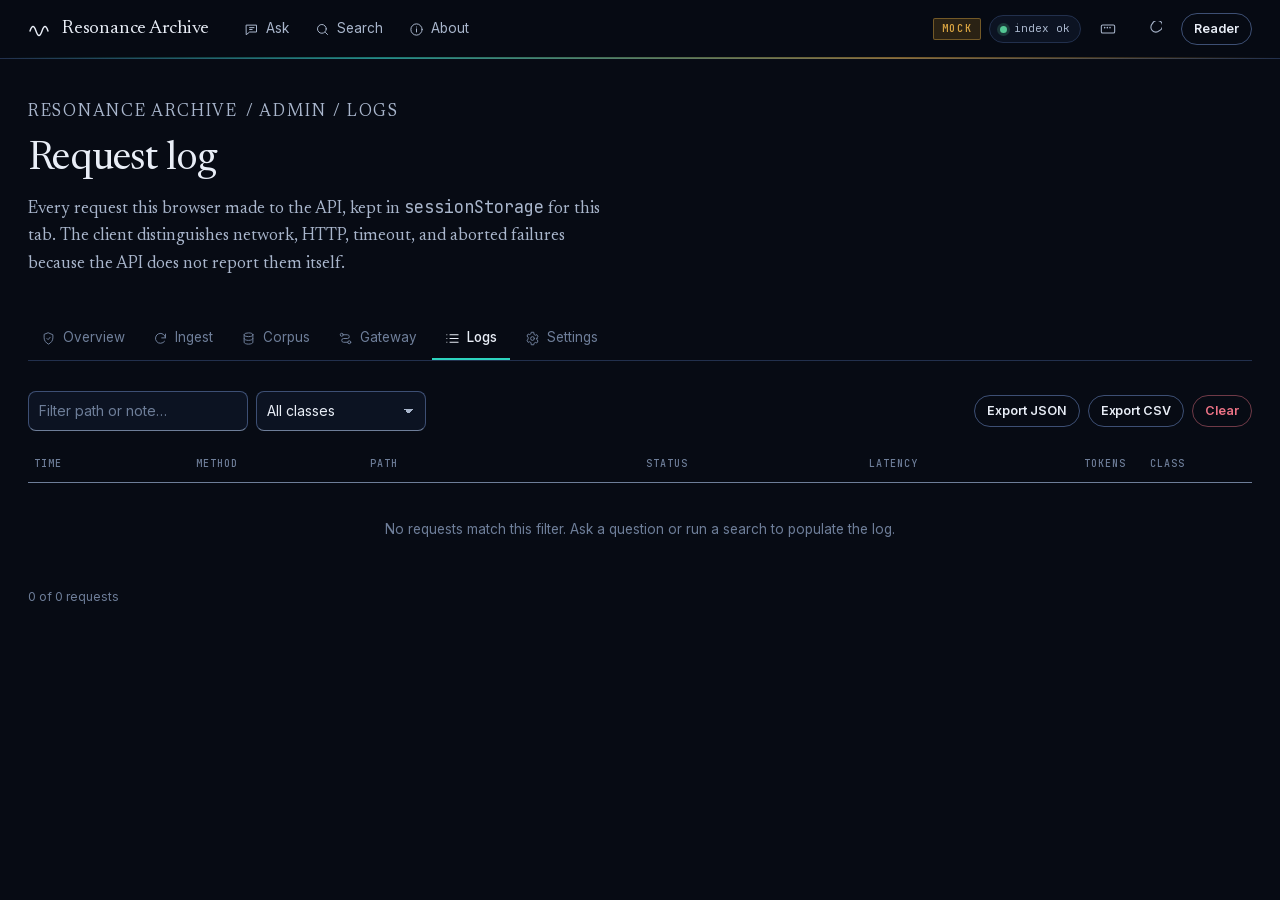
<file: web/admin-logs.html>
<!doctype html>
<html lang="en" data-theme="dark">
<head>
<meta charset="utf-8" />
<meta name="viewport" content="width=device-width, initial-scale=1" />
<title>Admin · Logs · Resonance Archive</title>
<link rel="stylesheet" href="styles.css" />

</head>
<body>
<main id="content">
  <div class="wrap page">
    <div class="page-head" data-od-id="logs-head">
      <p class="crumb"><a href="index.html">Resonance Archive</a> / admin / logs</p>
      <h1>Request log</h1>
      <p>Every request this browser made to the API, kept in <span class="mono">sessionStorage</span> for this tab. The client distinguishes network, HTTP, timeout, and aborted failures because the API does not report them itself.</p>
    </div>
    <nav id="admin-nav" class="subnav" aria-label="Admin sections"></nav>

    <div class="row-between wrapflex" style="margin-bottom:12px;gap:12px">
      <div class="row gap-2 wrapflex">
        <input class="input" id="lg-filter" type="search" placeholder="Filter path or note…" style="width:220px" aria-label="Filter log" />
        <select class="select" id="lg-class" style="width:170px" aria-label="Filter by error class">
          <option value="">All classes</option>
          <option value="ok">Success</option>
          <option value="network">Network</option>
          <option value="http">HTTP error</option>
          <option value="aborted">Aborted</option>
          <option value="auth">401 / 403</option>
        </select>
      </div>
      <div class="row gap-2">
        <button class="btn btn-secondary btn-sm" id="lg-json" type="button">Export JSON</button>
        <button class="btn btn-secondary btn-sm" id="lg-csv" type="button">Export CSV</button>
        <button class="btn btn-danger btn-sm" id="lg-clear" type="button">Clear</button>
      </div>
    </div>

    <div class="table-wrap">
      <table class="data">
        <thead>
          <tr>
            <th><button class="sortbtn" data-sort="ts" type="button">Time</button></th>
            <th>Method</th>
            <th>Path</th>
            <th class="num"><button class="sortbtn" data-sort="status" type="button">Status</button></th>
            <th class="num"><button class="sortbtn" data-sort="ms" type="button">Latency</button></th>
            <th class="num"><button class="sortbtn" data-sort="tokens" type="button">Tokens</button></th>
            <th>Class</th>
          </tr>
        </thead>
        <tbody id="lg-body"></tbody>
      </table>
    </div>
    <p class="tiny dim" style="margin-top:10px" id="lg-count"></p>
  </div>
</main>

<script src="app.js"></script>
<script>
(function () {
  OD.mount("admin-logs");
  OD.token = OD.SS.get("od-token") || "";

  var sortKey = "ts", sortDir = -1;
  function cls(r) { if (r.err === "auth") return "auth"; if (r.err) return r.err; return "ok"; }
  function label(c) {
    return { ok: '<span class="pill ok">ok</span>', network: '<span class="pill danger">network</span>', http: '<span class="pill danger">http</span>', aborted: '<span class="pill warn">aborted</span>', auth: '<span class="pill warn">401/403</span>' }[c];
  }
  function status(r) {
    if (r.status == null) return '<span class="dim">—</span>';
    var k = r.status >= 400 ? "danger" : r.status >= 300 ? "warn" : "ok";
    return '<span class="pill ' + k + '">' + r.status + '</span>';
  }
  function render() {
    var q = document.getElementById("lg-filter").value.toLowerCase();
    var cf = document.getElementById("lg-class").value;
    var rows = OD.log.all().filter(function (r) {
      if (cf && cls(r) !== cf) return false;
      if (q && !((r.path || "") + " " + (r.note || "")).toLowerCase().includes(q)) return false;
      return true;
    });
    rows.sort(function (a, b) { var x = a[sortKey] ?? 0, y = b[sortKey] ?? 0; return x > y ? sortDir : x < y ? -sortDir : 0; });
    document.getElementById("lg-body").innerHTML = rows.length ? rows.map(function (r) {
      return '<tr><td class="mono tiny">' + new Date(r.ts).toLocaleTimeString() + '</td><td class="mono">' + r.method + '</td>' +
        '<td class="mono" style="max-width:260px;overflow:hidden;text-overflow:ellipsis;white-space:nowrap" title="' + (r.note || "") + '">' + r.path + (r.mock ? ' <span class="mock-badge">mock</span>' : '') + '</td>' +
        '<td class="num">' + status(r) + '</td><td class="num">' + (r.ms != null ? r.ms + ' ms' : '—') + '</td>' +
        '<td class="num">' + (r.tokens ? r.tokens.toLocaleString() : '—') + '</td><td>' + label(cls(r)) + '</td></tr>';
    }).join("") : '<tr><td colspan="7" style="text-align:center;padding:36px" class="dim">No requests match this filter. Ask a question or run a search to populate the log.</td></tr>';
    document.getElementById("lg-count").textContent = rows.length + " of " + OD.log.all().length + " requests";
  }
  document.getElementById("lg-filter").addEventListener("input", render);
  document.getElementById("lg-class").addEventListener("change", render);
  document.querySelectorAll("[data-sort]").forEach(function (b) {
    b.addEventListener("click", function () {
      var k = b.dataset.sort;
      if (sortKey === k) sortDir *= -1; else { sortKey = k; sortDir = -1; }
      render();
    });
  });
  document.getElementById("lg-clear").addEventListener("click", function () { OD.log.clear(); render(); OD.toast("Log cleared", "ok"); });
  document.getElementById("lg-json").addEventListener("click", function () { OD.copy(JSON.stringify(OD.log.all(), null, 2), "Log JSON"); });
  document.getElementById("lg-csv").addEventListener("click", function () {
    var rows = OD.log.all();
    var csv = ["ts,method,path,status,ms,tokens,class,mock"].concat(rows.map(function (r) {
      return [new Date(r.ts).toISOString(), r.method, r.path, r.status ?? "", r.ms ?? "", r.tokens ?? 0, cls(r), !!r.mock].join(",");
    })).join("\n");
    OD.copy(csv, "Log CSV");
  });
  window.addEventListener("od-log", render);
  render();
})();
</script>
</body>
</html>
</file>
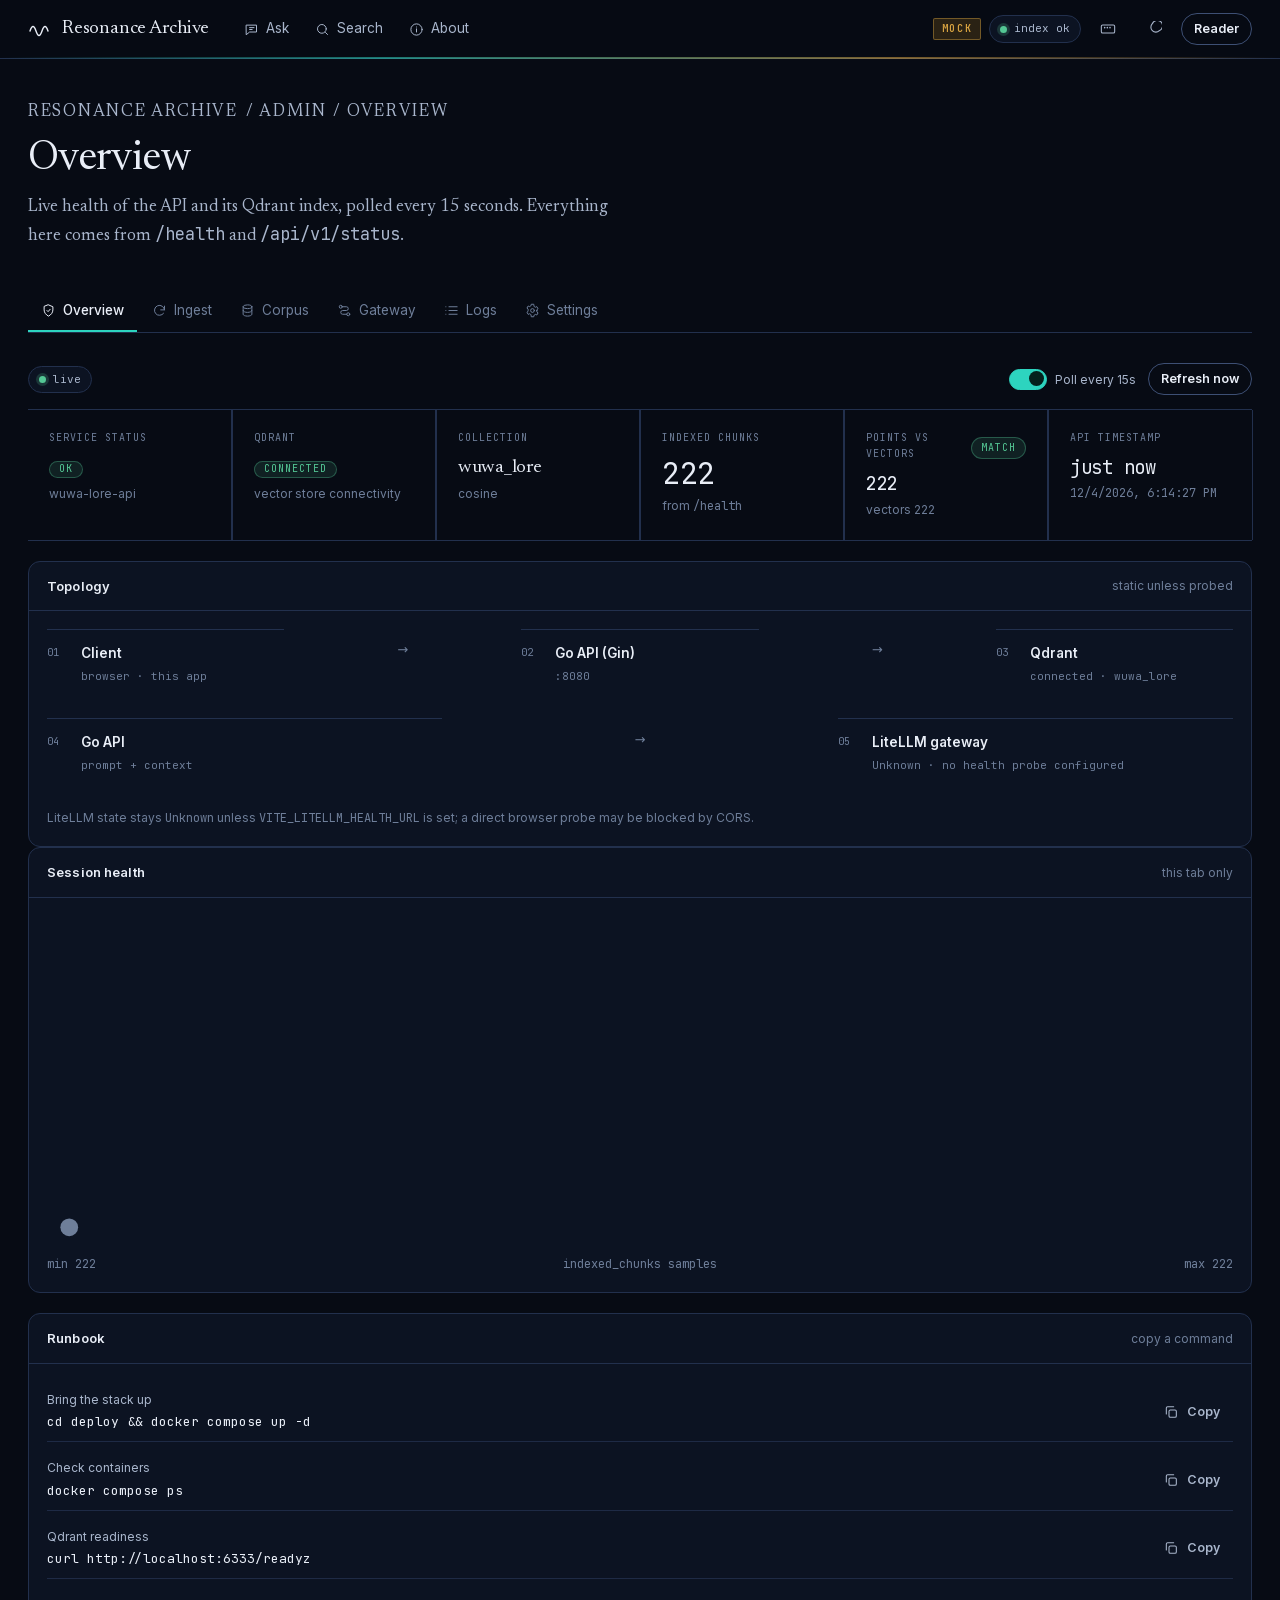
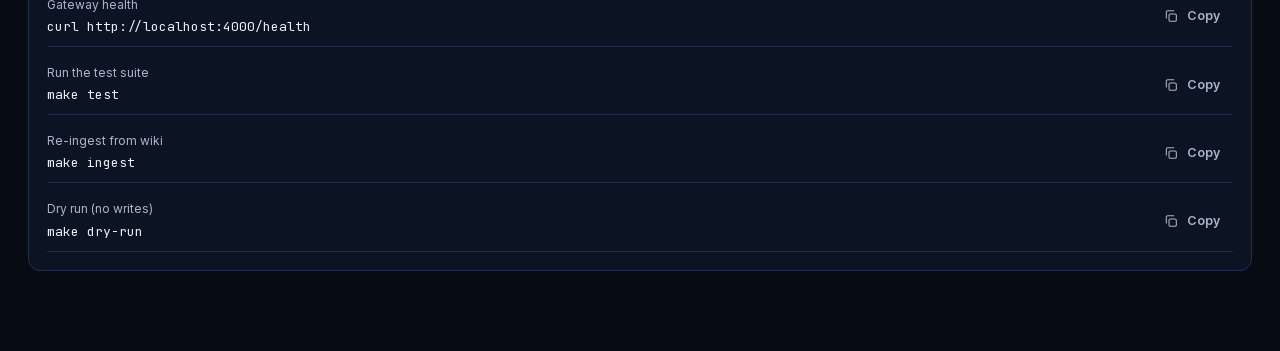
<file: web/admin-overview.html>
<!doctype html>
<html lang="en" data-theme="dark">
<head>
<meta charset="utf-8" />
<meta name="viewport" content="width=device-width, initial-scale=1" />
<title>Admin · Overview · Resonance Archive</title>
<link rel="stylesheet" href="styles.css" />

</head>
<body>
<main id="content">
  <div class="wrap page">
    <div class="page-head" data-od-id="overview-head">
      <p class="crumb"><a href="index.html">Resonance Archive</a> / admin / overview</p>
      <h1>Overview</h1>
      <p>Live health of the API and its Qdrant index, polled every 15 seconds. Everything here comes from <span class="mono">/health</span> and <span class="mono">/api/v1/status</span>.</p>
    </div>
    <nav id="admin-nav" class="subnav" aria-label="Admin sections"></nav>

    <div class="row-between wrapflex" style="margin-bottom:14px">
      <span class="row gap-2 tiny dim"><span class="health-dot" id="poll-dot" data-state="unknown"><span class="dot"></span><span id="poll-state">connecting…</span></span><span id="last-updated"></span></span>
      <div class="row gap-3">
        <label class="row gap-2 tiny muted" style="cursor:pointer"><span class="switch" id="poll-switch" role="switch" aria-checked="true" tabindex="0"></span>Poll every 15s</label>
        <button class="btn btn-secondary btn-sm" id="refresh" type="button">Refresh now</button>
      </div>
    </div>

    <section class="kpi-grid" data-od-id="kpis" style="margin-bottom:20px">
      <div class="kpi"><div class="k-top"><span class="k-label">Service status</span></div><div class="k-val" id="k-status" style="font-size:19px">—</div><div class="k-sub" id="k-service">—</div></div>
      <div class="kpi"><div class="k-top"><span class="k-label">Qdrant</span></div><div class="k-val" id="k-qdrant" style="font-size:19px">—</div><div class="k-sub">vector store connectivity</div></div>
      <div class="kpi"><div class="k-top"><span class="k-label">Collection</span></div><div class="k-val" id="k-collection" style="font-size:19px">—</div><div class="k-sub">cosine</div></div>
      <div class="kpi"><div class="k-top"><span class="k-label">Indexed chunks</span></div><div class="k-val num" id="k-chunks">—</div><div class="k-sub">from <span class="mono">/health</span></div></div>
      <div class="kpi" id="k-flag-tile"><div class="k-top"><span class="k-label">points vs vectors</span><span id="k-flag"></span></div><div class="k-val num" id="k-points" style="font-size:19px">—</div><div class="k-sub" id="k-vectors">—</div></div>
      <div class="kpi"><div class="k-top"><span class="k-label">API timestamp</span></div><div class="k-val num" id="k-ts-rel" style="font-size:19px">—</div><div class="k-sub mono" id="k-ts-abs">—</div></div>
    </section>

    <div class="grid-2" style="gap:20px;margin-bottom:20px;align-items:start">
      <section class="panel" data-od-id="topology">
        <div class="panel-head"><h3>Topology</h3><span class="tiny dim">static unless probed</span></div>
        <div class="panel-body stack gap-4">
          <div class="topo">
            <div class="topo-node" data-step="01"><div class="tn-name">Client</div><div class="tn-meta">browser · this app</div></div>
            <div class="topo-link">→</div>
            <div class="topo-node" data-step="02"><div class="tn-name">Go API (Gin)</div><div class="tn-meta" id="topo-api">:8080</div></div>
            <div class="topo-link">→</div>
            <div class="topo-node" data-step="03"><div class="tn-name">Qdrant</div><div class="tn-meta" id="topo-qdrant">state from /health</div></div>
          </div>
          <div class="topo">
            <div class="topo-node" data-step="04"><div class="tn-name">Go API</div><div class="tn-meta">prompt + context</div></div>
            <div class="topo-link">→</div>
            <div class="topo-node" data-step="05"><div class="tn-name">LiteLLM gateway</div><div class="tn-meta" id="topo-litellm">Unknown · no health probe configured</div></div>
          </div>
          <p class="tiny dim">LiteLLM state stays <span class="mono">Unknown</span> unless <span class="mono">VITE_LITELLM_HEALTH_URL</span> is set; a direct browser probe may be blocked by CORS.</p>
        </div>
      </section>

      <section class="panel" data-od-id="health-sparkline">
        <div class="panel-head"><h3>Session health</h3><span class="tiny dim">this tab only</span></div>
        <div class="panel-body">
          <svg class="spark" id="spark" viewBox="0 0 320 90" preserveAspectRatio="none" aria-label="Indexed chunks over session">
            <path id="spark-path" d="" fill="none" stroke="currentColor" stroke-width="2" stroke-linejoin="round" stroke-linecap="round"/>
            <g id="spark-dots"></g>
          </svg>
          <div class="row-between tiny dim mono" style="margin-top:6px"><span id="spark-min">—</span><span id="spark-note">indexed_chunks samples</span><span id="spark-max">—</span></div>
        </div>
      </section>
    </div>

    <section class="panel" data-od-id="runbook">
      <div class="panel-head"><h3>Runbook</h3><span class="tiny dim">copy a command</span></div>
      <div class="panel-body stack gap-2" id="runbook"></div>
    </section>
  </div>
</main>

<script src="app.js"></script>
<script>
(function () {
  OD.mount("admin-overview");
  OD.token = OD.SS.get("od-token") || "";

  var samples = [], pollId = null, polling = true;
  var RUNBOOK = [
    ["Bring the stack up", "cd deploy && docker compose up -d"],
    ["Check containers", "docker compose ps"],
    ["Qdrant readiness", "curl http://localhost:6333/readyz"],
    ["Gateway health", "curl http://localhost:4000/health"],
    ["Run the test suite", "make test"],
    ["Re-ingest from wiki", "make ingest"],
    ["Dry run (no writes)", "make dry-run"]
  ];
  document.getElementById("runbook").innerHTML = RUNBOOK.map(function (r) {
    return '<div class="row gap-3" style="padding:8px 0;border-bottom:1px solid var(--border)">' +
      '<div class="grow"><div class="tiny muted">' + r[0] + '</div><code class="mono" style="font-size:13px">' + r[1] + '</code></div>' +
      '<button class="btn btn-ghost btn-sm" data-cmd="' + r[1] + '" type="button">' + OD.icons.copy + 'Copy</button></div>';
  }).join("");
  document.getElementById("runbook").querySelectorAll("[data-cmd]").forEach(function (b) {
    b.addEventListener("click", function () { OD.copy(b.dataset.cmd, "Command"); });
  });

  function rel(ts) {
    var s = Math.round((Date.now() - new Date(ts).getTime()) / 1000);
    if (s < 5) return "just now";
    if (s < 60) return s + "s ago";
    if (s < 3600) return Math.round(s / 60) + "m ago";
    return Math.round(s / 3600) + "h ago";
  }
  function setState(el, ok, txt) {
    el.dataset.state = ok === true ? "ok" : ok === false ? "down" : "unknown";
    el.querySelector("span:last-child").textContent = txt || (ok ? "ok" : ok === false ? "down" : "unknown");
  }

  async function refresh() {
    try {
      var h = await OD.api.health();
      document.getElementById("poll-state").textContent = "live";
      document.getElementById("poll-dot").dataset.state = h.qdrant_connected ? "ok" : "warn";
      document.getElementById("k-status").innerHTML = '<span class="pill ok">' + h.status + '</span>';
      document.getElementById("k-service").textContent = h.service || "—";
      document.getElementById("k-qdrant").innerHTML = h.qdrant_connected ? '<span class="pill ok">connected</span>' : '<span class="pill danger">down</span>';
      document.getElementById("k-collection").textContent = h.collection || "—";
      document.getElementById("k-chunks").textContent = h.indexed_chunks != null ? h.indexed_chunks.toLocaleString() : "—";
      document.getElementById("k-ts-rel").textContent = rel(h.timestamp);
      document.getElementById("k-ts-abs").textContent = new Date(h.timestamp).toLocaleString();
      document.getElementById("topo-qdrant").textContent = h.qdrant_connected ? "connected · " + h.collection : "disconnected";
      samples.push(h.indexed_chunks);
      if (samples.length > 40) samples.shift();
      drawSpark();
    } catch (e) {
      document.getElementById("poll-state").textContent = "offline";
      document.getElementById("poll-dot").dataset.state = "down";
      OD.toast("Health check failed: " + OD.errorClass(e), "err");
    }
    try {
      var st = await OD.api.status();
      document.getElementById("k-points").textContent = st.points_count != null ? st.points_count.toLocaleString() : "—";
      document.getElementById("k-vectors").textContent = "vectors " + (st.vectors_count != null ? st.vectors_count.toLocaleString() : "—");
      var mismatch = st.points_count != null && st.vectors_count != null && st.points_count !== st.vectors_count;
      document.getElementById("k-flag").innerHTML = mismatch ? '<span class="pill warn">mismatch</span>' : '<span class="pill ok">match</span>';
      document.getElementById("k-flag-tile").classList.toggle("flag", mismatch);
    } catch (e) { /* status is optional */ }
  }

  function drawSpark() {
    if (!samples.length) return;
    var W = 320, H = 90, pad = 6;
    var min = Math.min.apply(null, samples), max = Math.max.apply(null, samples);
    var span = Math.max(1, max - min);
    var pts = samples.map(function (v, i) {
      var x = pad + (i / Math.max(1, samples.length - 1)) * (W - pad * 2);
      var y = H - pad - ((v - min) / span) * (H - pad * 2);
      return [x, y];
    });
    document.getElementById("spark-path").setAttribute("d", pts.map(function (p, i) { return (i ? "L" : "M") + p[0].toFixed(1) + " " + p[1].toFixed(1); }).join(" "));
    document.getElementById("spark-dots").innerHTML = pts.map(function (p) { return '<circle cx="' + p[0].toFixed(1) + '" cy="' + p[1].toFixed(1) + '" r="2.4" fill="currentColor"/>'; }).join("");
    document.getElementById("spark-min").textContent = "min " + min;
    document.getElementById("spark-max").textContent = "max " + max;
  }

  function schedule() { if (pollId) clearInterval(pollId); if (polling) pollId = setInterval(refresh, 15000); }
  document.getElementById("refresh").addEventListener("click", refresh);
  var sw = document.getElementById("poll-switch");
  function toggle() { polling = !polling; sw.setAttribute("aria-checked", String(polling)); schedule(); OD.toast(polling ? "Polling resumed" : "Polling paused", "info"); }
  sw.addEventListener("click", toggle);
  sw.addEventListener("keydown", function (e) { if (e.key === " " || e.key === "Enter") { e.preventDefault(); toggle(); } });

  refresh();
  schedule();
})();
</script>
</body>
</html>
</file>
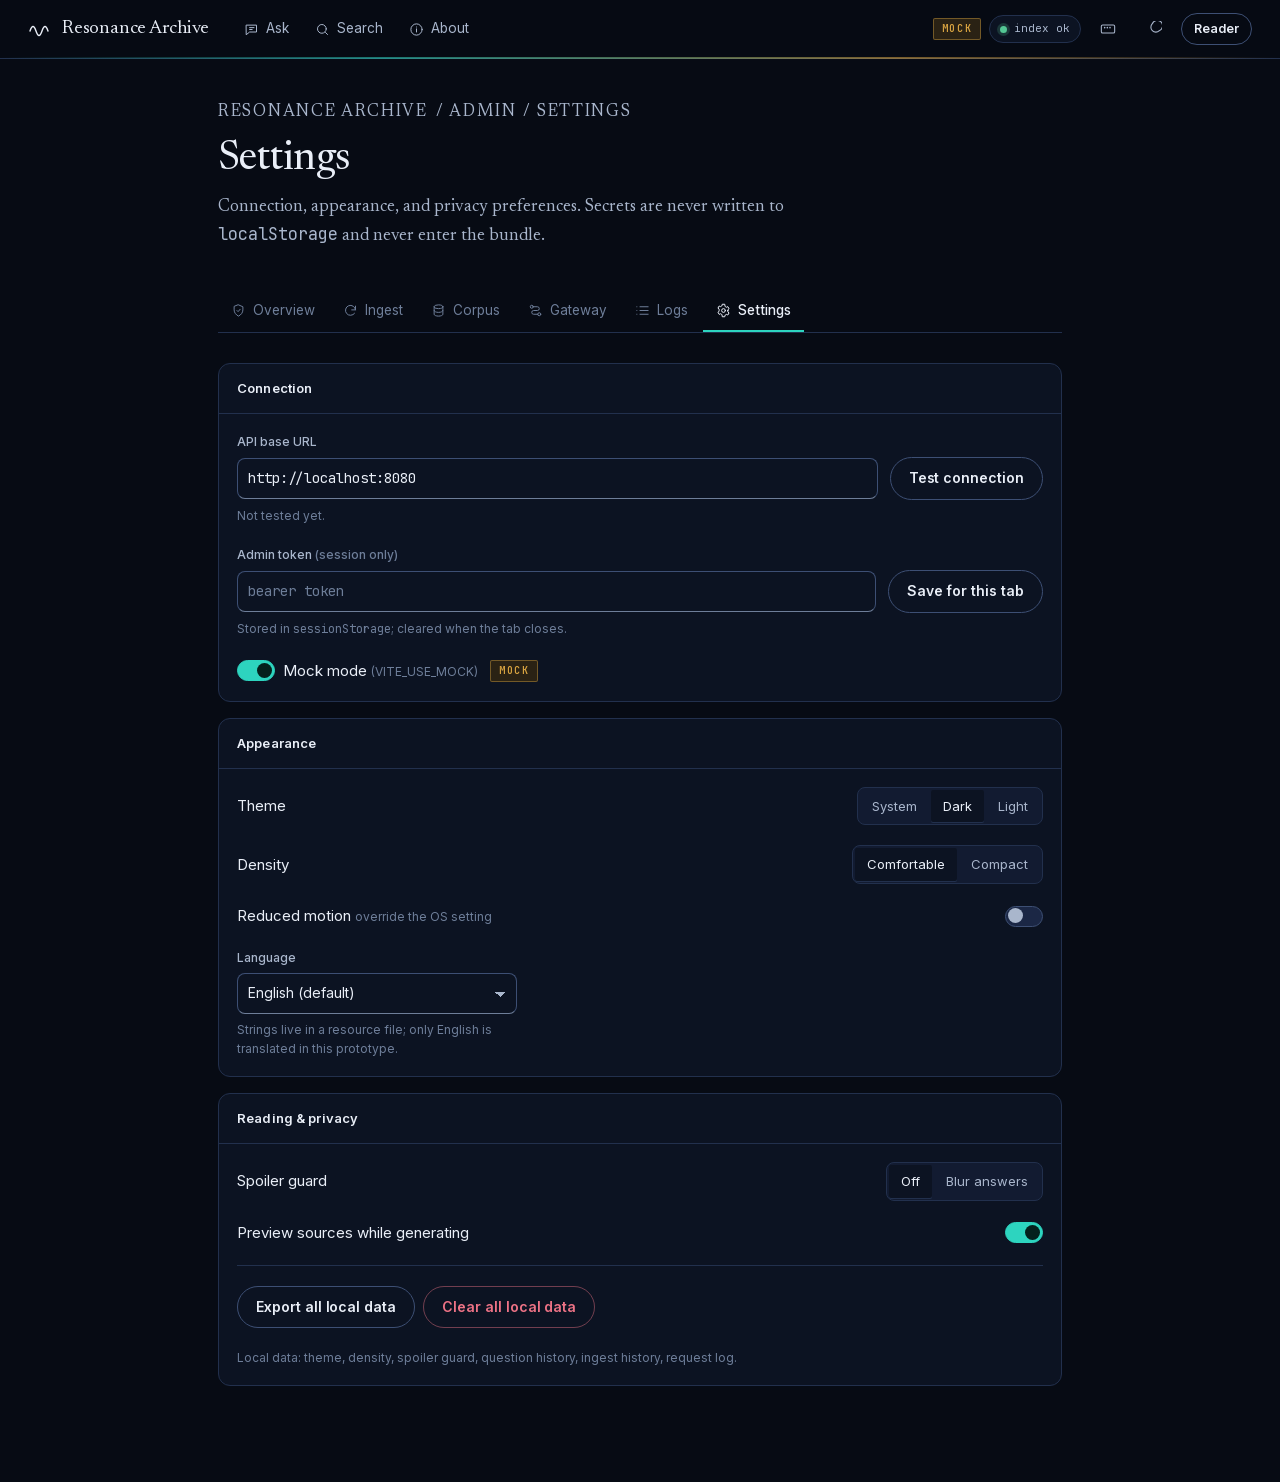
<file: web/admin-settings.html>
<!doctype html>
<html lang="en" data-theme="dark">
<head>
<meta charset="utf-8" />
<meta name="viewport" content="width=device-width, initial-scale=1" />
<title>Admin · Settings · Resonance Archive</title>
<link rel="stylesheet" href="styles.css" />

</head>
<body>
<main id="content">
  <div class="wrap page" style="max-width:900px">
    <div class="page-head" data-od-id="settings-head">
      <p class="crumb"><a href="index.html">Resonance Archive</a> / admin / settings</p>
      <h1>Settings</h1>
      <p>Connection, appearance, and privacy preferences. Secrets are never written to <span class="mono">localStorage</span> and never enter the bundle.</p>
    </div>
    <nav id="admin-nav" class="subnav" aria-label="Admin sections"></nav>

    <section class="panel" data-od-id="set-connection" style="margin-bottom:16px">
      <div class="panel-head"><h3>Connection</h3></div>
      <div class="panel-body stack gap-4">
        <div class="field">
          <label for="base">API base URL</label>
          <div class="row-actions">
            <input class="input mono grow" id="base" type="url" spellcheck="false" />
            <button class="btn btn-secondary" id="test" type="button">Test connection</button>
          </div>
          <span class="hint" id="test-out">Not tested yet.</span>
        </div>
        <div class="field">
          <label for="token">Admin token <span class="tiny dim">(session only)</span></label>
          <div class="row-actions">
            <input class="input mono grow" id="token" type="password" placeholder="bearer token" autocomplete="off" spellcheck="false" />
            <button class="btn btn-secondary" id="save-token" type="button">Save for this tab</button>
          </div>
          <span class="hint">Stored in <span class="mono">sessionStorage</span>; cleared when the tab closes.</span>
        </div>
        <div class="row gap-3">
          <label class="row gap-2" style="cursor:pointer"><span class="switch" id="sw-mock" role="switch" tabindex="0"></span><span>Mock mode <span class="tiny dim">(VITE_USE_MOCK)</span></span></label>
          <span class="mock-badge" data-mock-badge hidden>MOCK</span>
        </div>
      </div>
    </section>

    <section class="panel" data-od-id="set-appearance" style="margin-bottom:16px">
      <div class="panel-head"><h3>Appearance</h3></div>
      <div class="panel-body stack gap-4">
        <div class="row-between wrapflex"><span>Theme</span>
          <div class="seg" data-theme-select aria-label="Theme">
            <button data-theme-val="system" type="button">System</button>
            <button data-theme-val="dark" type="button">Dark</button>
            <button data-theme-val="light" type="button">Light</button>
          </div>
        </div>
        <div class="row-between wrapflex"><span>Density</span>
          <div class="seg" id="seg-density" aria-label="Density">
            <button data-density="comfortable" type="button">Comfortable</button>
            <button data-density="compact" type="button">Compact</button>
          </div>
        </div>
        <div class="row-between wrapflex"><span>Reduced motion <span class="tiny dim">override the OS setting</span></span>
          <span class="switch" id="sw-motion" role="switch" tabindex="0"></span>
        </div>
        <div class="field" style="max-width:280px">
          <label for="lang">Language</label>
          <select class="select" id="lang">
            <option value="en">English (default)</option>
            <option value="zh">简体中文</option>
            <option value="ja">日本語</option>
          </select>
          <span class="hint">Strings live in a resource file; only English is translated in this prototype.</span>
        </div>
      </div>
    </section>

    <section class="panel" data-od-id="set-privacy" style="margin-bottom:16px">
      <div class="panel-head"><h3>Reading &amp; privacy</h3></div>
      <div class="panel-body stack gap-4">
        <div class="row-between wrapflex"><span>Spoiler guard</span>
          <div class="seg" id="seg-spoiler" aria-label="Spoiler guard">
            <button data-spoiler="off" type="button">Off</button>
            <button data-spoiler="blur" type="button">Blur answers</button>
          </div>
        </div>
        <div class="row-between wrapflex"><span>Preview sources while generating</span>
          <span class="switch" id="sw-preview" role="switch" tabindex="0"></span>
        </div>
        <hr class="rule" />
        <div class="row gap-2 wrapflex">
          <button class="btn btn-secondary" id="export-data" type="button">Export all local data</button>
          <button class="btn btn-danger" id="clear-data" type="button">Clear all local data</button>
        </div>
        <p class="tiny dim">Local data: theme, density, spoiler guard, question history, ingest history, request log.</p>
      </div>
    </section>
  </div>
</main>

<script src="app.js"></script>
<script>
(function () {
  OD.mount("admin-settings");
  OD.token = OD.SS.get("od-token") || "";

  var base = document.getElementById("base");
  base.value = OD.S.base;
  base.addEventListener("change", function () { OD.S.base = base.value.trim() || "http://localhost:8080"; OD.toast("API base saved", "ok"); });

  var testOut = document.getElementById("test-out");
  document.getElementById("test").addEventListener("click", async function () {
    testOut.textContent = "Testing…";
    try {
      var h = await OD.api.health();
      testOut.innerHTML = '<span class="pill ok">reachable</span> <span class="dim">service ' + (h.service || "?") + ' · ' + (h.indexed_chunks ?? "?") + ' chunks</span>';
    } catch (e) {
      var m = OD.errorClass(e);
      testOut.innerHTML = m === "network"
        ? '<span class="pill danger">unreachable</span> <span class="dim">Can\'t reach ' + OD.S.base + ' — check the server and CORS.</span>'
        : '<span class="pill danger">' + m + '</span>';
    }
  });

  var tokenEl = document.getElementById("token");
  tokenEl.value = OD.token || "";
  document.getElementById("save-token").addEventListener("click", function () {
    OD.token = tokenEl.value.trim();
    if (OD.token) OD.SS.set("od-token", OD.token); else OD.SS.remove("od-token");
    OD.toast(OD.token ? "Token saved for this tab" : "Token cleared", "ok");
  });

  function switchEl(id, get, set) {
    var el = document.getElementById(id);
    if (!el) return;
    el.setAttribute("aria-checked", String(get()));
    el.addEventListener("click", function () { set(!get()); el.setAttribute("aria-checked", String(get())); });
    el.addEventListener("keydown", function (e) { if (e.key === " " || e.key === "Enter") { e.preventDefault(); set(!get()); el.setAttribute("aria-checked", String(get())); } });
  }
  switchEl("sw-mock", function () { return OD.S.mock; }, function (v) { OD.S.mock = v; OD.toast(v ? "Mock mode on" : "Live API mode", "info"); });
  switchEl("sw-motion", function () { return OD.S.reduced; }, function (v) { OD.S.reduced = v; });
  switchEl("sw-preview", function () { return OD.S.previewSources; }, function (v) { OD.S.previewSources = v; });

  function segmented(id, attr, get, set) {
    var host = document.getElementById(id);
    if (!host) return;
    function sync() { host.querySelectorAll("button").forEach(function (b) { b.setAttribute("aria-pressed", String(b.dataset[attr] === get())); }); }
    host.querySelectorAll("button").forEach(function (b) { b.addEventListener("click", function () { set(b.dataset[attr]); sync(); }); });
    sync();
  }
  segmented("seg-density", "density", function () { return OD.S.density; }, function (v) { OD.S.density = v; });
  segmented("seg-spoiler", "spoiler", function () { return OD.S.spoiler; }, function (v) { OD.S.spoiler = v; });
  document.querySelectorAll(".seg[data-theme-select] button").forEach(function (b) {
    b.addEventListener("click", function () { OD.S.theme = b.dataset.themeVal; });
  });
  document.getElementById("lang").addEventListener("change", function () { OD.toast("Language resource not bundled in the prototype", "warn"); });

  document.getElementById("export-data").addEventListener("click", function () {
    var dump = {};
    OD.LS.keys().forEach(function (k) { if (k.indexOf("od-") === 0) dump[k] = OD.LS.get(k); });
    var blob = new Blob([JSON.stringify(dump, null, 2)], { type: "application/json" });
    var a = document.createElement("a"); a.href = URL.createObjectURL(blob); a.download = "resonance-archive-local-data.json"; a.click(); URL.revokeObjectURL(a.href);
    OD.toast("Local data exported", "ok");
  });
  document.getElementById("clear-data").addEventListener("click", function () {
    if (!confirm("Clear all local data? This removes your theme, history, and request log from this browser.")) return;
    OD.LS.keys().forEach(function (k) { if (k.indexOf("od-") === 0) OD.LS.remove(k); });
    OD.SS.clear();
    OD.toast("Local data cleared — reloading", "ok");
    setTimeout(function () { location.reload(); }, 700);
  });
})();
</script>
</body>
</html>
</file>
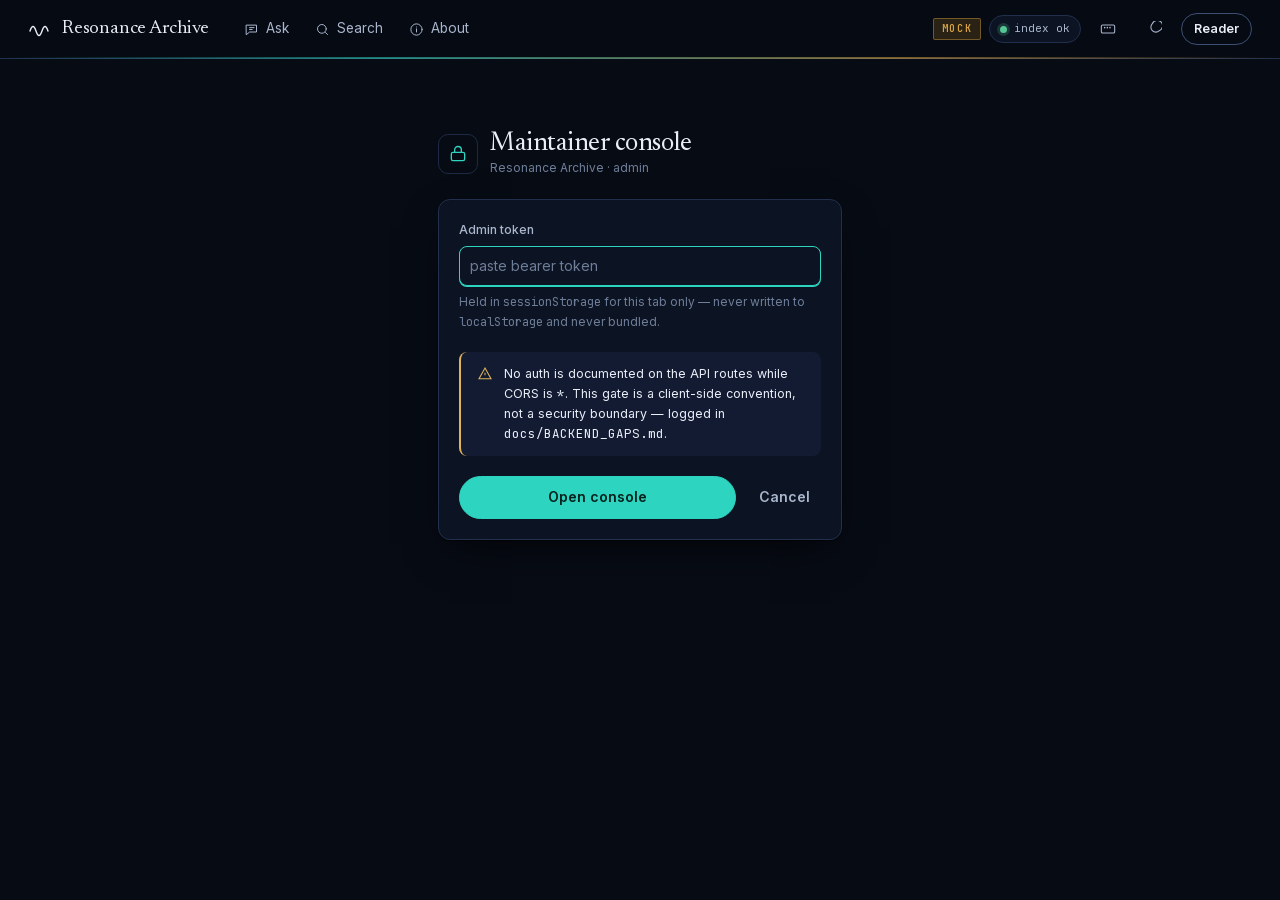
<file: web/admin.html>
<!doctype html>
<html lang="en" data-theme="dark">
<head>
<meta charset="utf-8" />
<meta name="viewport" content="width=device-width, initial-scale=1" />
<title>Admin · Resonance Archive</title>
<link rel="stylesheet" href="styles.css" />

</head>
<body>
<main id="content">
  <div class="wrap" style="max-width:460px;padding-block:72px 64px">
    <div class="row gap-3" style="margin-bottom:22px">
      <span class="feature-mark" style="width:40px;height:40px;display:grid;place-items:center;border:1px solid var(--border);border-radius:10px;color:var(--accent)">
        <svg viewBox="0 0 24 24" width="20" height="20" fill="none" stroke="currentColor" stroke-width="1.6" stroke-linecap="round"><rect x="4" y="10" width="16" height="10" rx="2"/><path d="M8 10V7a4 4 0 018 0v3"/></svg>
      </span>
      <div>
        <h1 class="display" style="font-size:26px">Maintainer console</h1>
        <p class="tiny dim">Resonance Archive · admin</p>
      </div>
    </div>

    <form class="card stack gap-4" id="gate-form" data-od-id="admin-gate">
      <div class="field">
        <label for="tok">Admin token</label>
        <input class="input" id="tok" type="password" placeholder="paste bearer token" autocomplete="off" spellcheck="false" />
        <span class="hint">Held in <span class="mono">sessionStorage</span> for this tab only — never written to <span class="mono">localStorage</span> and never bundled.</span>
        <p class="err-msg" id="tok-err" hidden><svg viewBox="0 0 24 24" fill="none" stroke="currentColor" stroke-width="1.8" width="13" height="13"><circle cx="12" cy="12" r="9"/><path d="M12 8v4M12 16h.01"/></svg>Admin token required.</p>
      </div>
      <div class="banner warn" style="font-size:12.5px">
        <svg viewBox="0 0 24 24" fill="none" stroke="currentColor" stroke-width="1.6"><path d="M12 3l9 16H3z"/><path d="M12 10v4M12 17h.01"/></svg>
        <div>No auth is documented on the API routes while CORS is <span class="mono">*</span>. This gate is a client-side convention, not a security boundary — logged in <span class="mono">docs/BACKEND_GAPS.md</span>.</div>
      </div>
      <div class="row gap-3">
        <button class="btn btn-primary grow" type="submit">Open console</button>
        <a class="btn btn-ghost" href="index.html">Cancel</a>
      </div>
    </form>
  </div>
</main>
<script src="app.js"></script>
<script>
(function () {
  OD.mount("admin");
  var form = document.getElementById("gate-form");
  var tok = document.getElementById("tok");
  var err = document.getElementById("tok-err");
  OD.token = OD.SS.get("od-token") || "";
  function go() {
    OD.token = tok.value.trim();
    if (!OD.token) { err.hidden = false; tok.classList.add("err"); tok.focus(); return; }
    OD.SS.set("od-token", OD.token);
    location.href = "admin-overview.html";
  }
  form.addEventListener("submit", function (e) { e.preventDefault(); go(); });
  tok.addEventListener("input", function () { err.hidden = true; tok.classList.remove("err"); });
  tok.focus();
})();
</script>
</body>
</html>
</file>
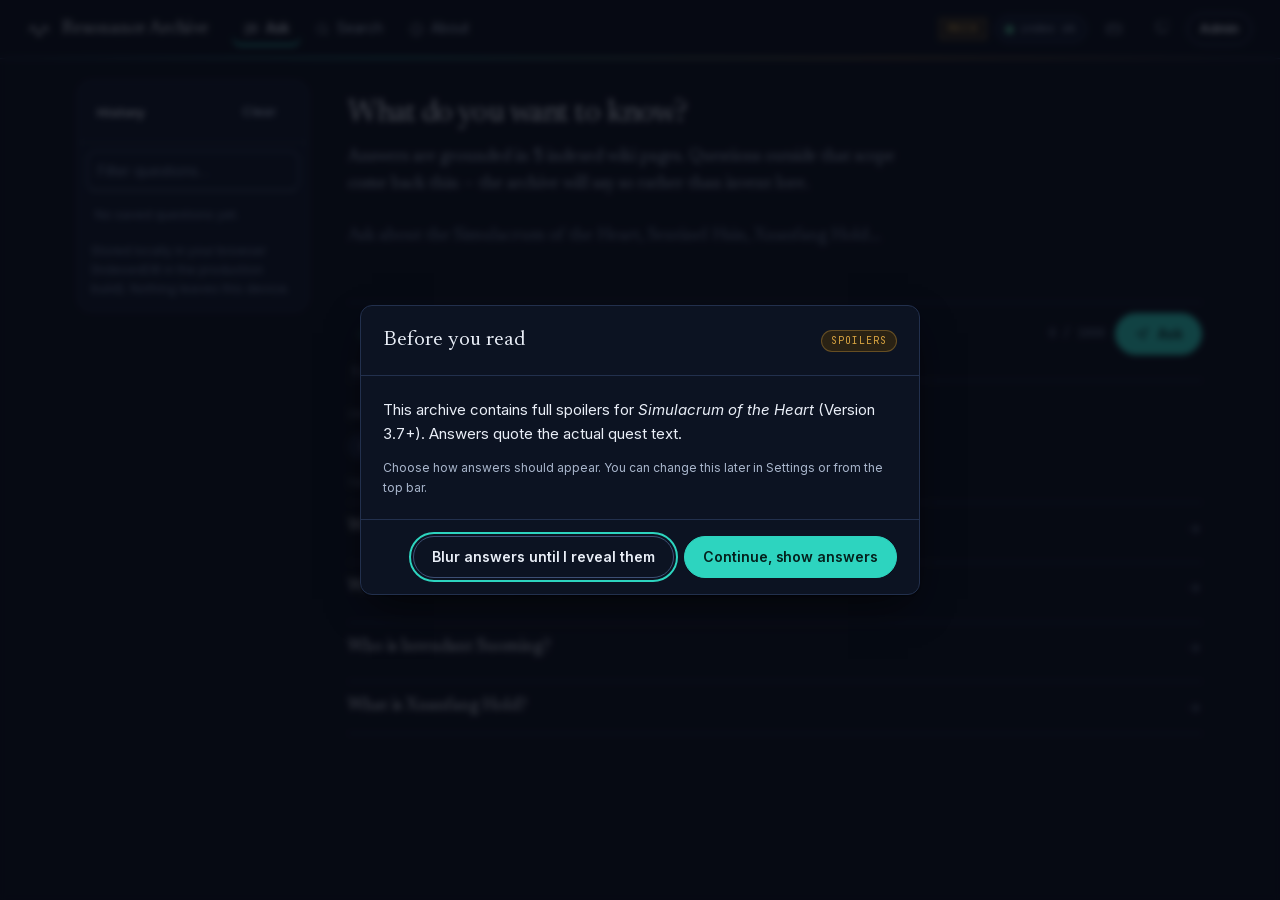
<file: web/ask.html>
<!doctype html>
<html lang="en" data-theme="dark">
<head>
<meta charset="utf-8" />
<meta name="viewport" content="width=device-width, initial-scale=1" />
<title>Ask · Resonance Archive</title>
<link rel="stylesheet" href="styles.css" />

</head>
<body>
<main id="content">
  <div class="ask-grid" style="padding-block:22px 40px">

    <!-- history rail -->
    <aside class="rail ask-history" data-od-id="history-rail" aria-label="Question history">
      <div class="panel">
        <div class="panel-head">
          <h3>History</h3>
          <button class="btn btn-ghost btn-sm" id="clear-hist" type="button">Clear</button>
        </div>
        <div style="padding:8px">
          <input class="input" id="hist-search" type="search" placeholder="Filter questions…" aria-label="Filter history" style="margin-bottom:6px" />
          <div id="hist-list" class="stack gap-1"></div>
        </div>
        <p class="tiny dim" style="padding:0 12px 12px;margin:0">Stored locally in your browser (IndexedDB in the production build). Nothing leaves this device.</p>
      </div>
    </aside>

    <!-- thread -->
    <section class="thread" data-od-id="thread">
      <div class="stack gap-3" id="banners" style="margin-bottom:16px">
        <div class="banner info" id="banner-retrieval" hidden>
          <svg viewBox="0 0 24 24" fill="none" stroke="currentColor" stroke-width="1.6" stroke-linecap="round" aria-hidden="true"><circle cx="12" cy="12" r="9"/><path d="M12 11v5M12 8h.01"/></svg>
          <div><span class="b-title">Retrieval-only answer.</span> <span class="muted">The gateway returned no model alias, so this response is passages without synthesis.</span></div>
        </div>
        <div class="banner danger" id="banner-offline" hidden>
          <svg viewBox="0 0 24 24" fill="none" stroke="currentColor" stroke-width="1.6" stroke-linecap="round" aria-hidden="true"><path d="M12 3l9 16H3z"/><path d="M12 10v4M12 17h.01"/></svg>
          <div><span class="b-title">Can't reach the API.</span> <span class="muted" id="offline-detail"></span></div>
        </div>
      </div>

      <div id="thread-slot"></div>
    </section>
  </div>

  <!-- spoiler gate -->
  <div class="scrim" id="spoiler-gate" hidden>
    <div class="modal" role="dialog" aria-modal="true" aria-labelledby="gate-title">
      <div class="modal-head">
        <h2 id="gate-title">Before you read</h2>
        <span class="pill gold">spoilers</span>
      </div>
      <div class="modal-body stack gap-3">
        <p>This archive contains full spoilers for <em>Simulacrum of the Heart</em> (Version 3.7+). Answers quote the actual quest text.</p>
        <p class="muted tiny">Choose how answers should appear. You can change this later in Settings or from the top bar.</p>
      </div>
      <div class="modal-foot">
        <button class="btn btn-secondary" data-gate="blur" type="button">Blur answers until I reveal them</button>
        <button class="btn btn-primary" data-gate="off" type="button">Continue, show answers</button>
      </div>
    </div>
  </div>

  <!-- shortcuts -->
  <div class="scrim" id="shortcut-modal" hidden>
    <div class="modal" role="dialog" aria-modal="true" aria-labelledby="sc-title">
      <div class="modal-head"><h2 id="sc-title">Keyboard shortcuts</h2><button class="btn-icon btn btn-ghost" data-close-shortcuts type="button" aria-label="Close">✕</button></div>
      <div class="modal-body">
        <dl class="kv" style="grid-template-columns:1fr auto;gap:12px 20px">
          <dt>Focus the composer</dt><dd><span class="kbd">/</span></dd>
          <dt>Command palette</dt><dd><span class="kbd">Ctrl</span> <span class="kbd">K</span></dd>
          <dt>Send the question</dt><dd><span class="kbd">Enter</span></dd>
          <dt>New line</dt><dd><span class="kbd">Shift</span> <span class="kbd">Enter</span></dd>
          <dt>Toggle this sheet</dt><dd><span class="kbd">?</span></dd>
          <dt>Close overlays</dt><dd><span class="kbd">Esc</span></dd>
        </dl>
      </div>
      <div class="modal-foot"><button class="btn btn-secondary" data-close-shortcuts type="button">Done</button></div>
    </div>
  </div>
</main>

<script src="app.js"></script>
<script>
(function () {
  var slot = document.getElementById("thread-slot");
  var current = null;         // { question, answer, sources, meta }
  var controller = null;
  var timerId = null;

  OD.mount("ask");

  /* ── spoiler gate ─────────────────────────────────────────── */
  var gate = document.getElementById("spoiler-gate");
  if (!OD.LS.get("od-gate-seen")) {
    OD.openOverlay(gate);
  }
  gate.addEventListener("click", function (e) {
    var g = e.target.closest("[data-gate]");
    if (!g) return;
    OD.S.spoiler = g.dataset.gate;
    OD.LS.set("od-gate-seen", "1");
    OD.closeOverlay(gate);
    OD.toast(g.dataset.gate === "blur" ? "Answers blurred until you reveal them" : "Answer text will show normally", "ok");
  });

  /* ── history store ────────────────────────────────────────── */
  var HK = "od-history";
  function hist() { try { return JSON.parse(OD.LS.get(HK) || "[]"); } catch (e) { return []; } }
  function saveHist(rows) { OD.LS.set(HK, JSON.stringify(rows.slice(0, 40))); }
  function pushHist(entry) { var rows = hist().filter(function (r) { return r.id !== entry.id; }); rows.unshift(entry); saveHist(rows); renderHist(); }

  function renderHist() {
    var q = (document.getElementById("hist-search").value || "").toLowerCase();
    var rows = hist().filter(function (r) { return !q || r.q.toLowerCase().includes(q); });
    var list = document.getElementById("hist-list");
    if (!rows.length) { list.innerHTML = '<p class="tiny dim" style="padding:8px">No saved questions yet.</p>'; return; }
    list.innerHTML = rows.map(function (r) {
      return '<button class="hist-item" data-id="' + r.id + '" aria-current="' + (current && current.id === r.id) + '">' +
        '<span class="q"></span><span class="when">' + new Date(r.ts).toLocaleString() + '</span></button>';
    }).join("");
    list.querySelectorAll(".hist-item").forEach(function (b, i) {
      b.querySelector(".q").textContent = rows[i].q;
      b.addEventListener("click", function () { loadEntry(rows[i]); });
    });
  }
  document.getElementById("hist-search").addEventListener("input", renderHist);
  document.getElementById("clear-hist").addEventListener("click", function () { saveHist([]); OD.toast("Local history cleared", "ok"); renderHist(); });

  /* ── empty state ──────────────────────────────────────────── */
  /* One surface, composer first. It used to sit below a description card plus four
     full-width prompt buttons, which pushed the only real control off a 390px screen. */
  function renderEmpty() {
    slot.innerHTML =
      '<div class="ask-intro" data-od-id="empty-state">' +
        '<div class="ask-intro-head">' +
          '<h2>What do you want to know?</h2>' +
          '<p>Answers are grounded in <span class="mono">5</span> indexed wiki pages. Questions outside that scope come back thin — the archive will say so rather than invent lore.</p>' +
        '</div>' +
        '<div class="ask-intro-compose">' + composerInner() + '</div>' +
        '<div class="ask-intro-foot">' +
          '<div style="margin-bottom:16px">' +
            '<p class="lbl">Indexed scope</p>' +
            '<div class="scope-chips">' +
              OD.corpus.map(function (p) { return '<span class="chip">' + p.title + '</span>'; }).join("") +
            '</div>' +
          '</div>' +
          '<p class="lbl">Try one of these</p>' +
          '<div class="stack gap-2">' +
            OD.suggested.map(function (s, i) {
              return '<button class="suggest" data-sug="' + i + '" type="button">' +
                '<span class="s-txt"></span><span class="s-arrow">' + OD.icons.arrow + '</span>' +
                '</button>';
            }).join("") +
          '</div>' +
        '</div>' +
      '</div>';
    wireComposer();
    slot.querySelectorAll("[data-sug]").forEach(function (b, i) {
      b.querySelector(".s-txt").textContent = OD.suggested[i];
      b.addEventListener("click", function () { send(OD.suggested[i]); });
    });
  }

  function composerHTML() {
    return '<div class="composer" style="margin-top:16px">' + composerInner() + '</div>';
  }

  function composerInner() {
    return '' +
      '<label class="sr-only" for="q">Your question</label>' +
      '<textarea id="q" data-focus-composer rows="2" placeholder="Ask about the Simulacrum of the Heart, Sentinel Hsin, Xuanfang Hold…" maxlength="1200"></textarea>' +
      '<div class="composer-bar">' +
        '<div class="composer-tools">' +
          '<button type="button" id="preview-toggle" aria-pressed="' + OD.S.previewSources + '" title="Preview sources while generating">' + OD.icons.spark + '<span>Preview sources</span></button>' +
        '</div>' +
        '<span class="spacer"></span>' +
        '<span class="tiny dim mono" id="counter">0 / 1000</span>' +
        '<button class="btn btn-primary" id="send" type="button">' + OD.icons.send + 'Ask</button>' +
      '</div>' +
      '<p class="tiny dim" style="padding:6px 4px 0">Each question is answered on its own. Include names and context.</p>';
  }

  function wireComposer() {
    var ta = document.getElementById("q");
    var counter = document.getElementById("counter");
    var sendBtn = document.getElementById("send");
    ta.addEventListener("input", function () { counter.textContent = ta.value.length + " / 1000"; });
    ta.addEventListener("keydown", function (e) {
      if (e.key === "Enter" && !e.shiftKey) { e.preventDefault(); send(ta.value); }
    });
    sendBtn.addEventListener("click", function () { send(ta.value); });
    var pt = document.getElementById("preview-toggle");
    pt.addEventListener("click", function () {
      OD.S.previewSources = !OD.S.previewSources;
      pt.setAttribute("aria-pressed", String(OD.S.previewSources));
    });
    /* Only pull focus to the composer when nothing is layered on top of it.
       renderEmpty() runs after the spoiler gate opens and was stealing focus out of the dialog. */
    if (!document.querySelector(".scrim:not([hidden]), .palette:not([hidden])")) ta.focus();
  }

  /* ── pending ──────────────────────────────────────────────── */
  function pendingHTML() {
    return '<div class="stack gap-3" data-od-id="pending">' +
      '<div class="pending"><svg class="wave wave-live" viewBox="0 0 130 34" fill="none" aria-hidden="true">' +
        '<path d="M0 17 C 10 4, 20 30, 32 17 S 54 4, 66 17 S 88 30, 100 17 S 122 4, 130 17" stroke="currentColor" stroke-width="2" stroke-linecap="round"/></svg>' +
        '<span class="wave-static mono tiny" aria-hidden="true">…</span>' +
        /* the label carries the state changes; the elapsed counter is aria-hidden so it
           does not announce a new number ten times a second */
        '<div class="stack gap-1"><strong style="font-size:14px" id="pending-label" role="status" aria-live="polite">Consulting the archive…</strong>' +
        '<span class="tiny dim mono" aria-hidden="true">elapsed <span id="elapsed">0.0</span>s · /api/v1/chat</span></div>' +
        '<span class="spacer"></span>' +
        '<button class="btn btn-secondary btn-sm" id="cancel" type="button">Cancel</button></div>' +
      '<div class="skel block" style="height:120px"></div></div>';
  }

  /* ── send ─────────────────────────────────────────────────── */
  async function send(question) {
    question = (question || "").trim();
    if (!question) { OD.toast("Type a question first", "warn"); return; }
    if (controller) controller.abort();
    document.getElementById("banner-offline").hidden = true;
    document.getElementById("banner-retrieval").hidden = true;

    controller = new AbortController();
    var signal = controller.signal;
    var started = Date.now();
    slot.innerHTML = pendingHTML();
    var el = document.getElementById("elapsed");
    var label = document.getElementById("pending-label");
    var aborted = false;

    document.getElementById("cancel").addEventListener("click", function () { aborted = true; controller.abort(); });

    if (OD.S.previewSources) {
      OD.api.search(question, 5).then(function (res) {
        if (aborted || (res.results && !res.results.length)) return;
        var host = document.getElementById("footnote-block");
        if (!host) return;
        host.innerHTML =
          '<div class="footnotes-head"><h3>Top matches</h3>' +
          '<span class="tiny dim mono">preview while generating</span></div>' +
          OD.normalizeSources(res.results).map(function (s) { return sourceCard(s, true); }).join("");
        wireSourceCards(host);
      }).catch(function () {});
    }

    timerId = setInterval(function () {
      var s = (Date.now() - started) / 1000;
      if (el) el.textContent = s.toFixed(1);
      if (s > 90 && label) label.textContent = "Still working. This is taking longer than usual.";
      else if (s > 20 && label) label.textContent = "Still working. Reasoning models can take a while.";
    }, 100);

    try {
      var data = await OD.api.chat(question, signal);
      clearInterval(timerId);
      var elapsed = (Date.now() - started) / 1000;
      if (elapsed > 120) { throw Object.assign(new Error("timeout"), { name: "TimeoutError" }); }
      renderAnswer(question, data);
    } catch (e) {
      clearInterval(timerId);
      if (aborted || e.name === "AbortError") { renderAborted(question); return; }
      if (e.name === "NetworkError") { renderNetworkError(question); return; }
      renderError(question, e);
    } finally {
      controller = null;
    }
  }

  function renderState(title, body, action, question) {
    slot.innerHTML = stateCard(title, body, action);
    wireComposer();
    var btn = slot.querySelector("[data-" + action + "]");
    if (btn) btn.addEventListener("click", function () { send(question); });
  }
  function renderAborted(question) { renderState("Request cancelled", "You stopped this request. Nothing was stored on the server.", "resend", question); }
  function renderNetworkError(question) {
    document.getElementById("banner-offline").hidden = false;
    document.getElementById("offline-detail").textContent = "Can't reach the API at " + OD.S.base + ". Check that the server is running and CORS allows this origin.";
    renderState("Can't reach the API", "A fetch error with no HTTP status usually means the server is down or CORS blocked the origin.", "retry", question);
  }
  function renderError(question, e) {
    var body = e.body ? String(e.body).slice(0, 160) : "The API returned an error status.";
    renderState("Request failed (" + (e.status || "http") + ")", body, "retry", question);
  }

  function stateCard(title, body, action) {
    return '<div class="card state err" data-od-id="error-state">' + OD.icons.alert +
      '<h3>' + title + '</h3><p class="muted">' + body + '</p>' +
      '<button class="btn btn-secondary" data-' + action + ' type="button">' + (action === "retry" ? "Retry" : "Ask again") + '</button></div>' +
      composerHTML();
  }

  /* ── answer ───────────────────────────────────────────────── */
  function renderAnswer(question, data) {
    data = OD.normalizeChat(data || {});
    var model = data.model || "";
    current = { id: OD.uid(), q: question, ts: Date.now(), answer: data.answer || "", sources: data.sources || [], meta: { model: model, latency_ms: data.latency_ms, total_tokens: data.total_tokens } };
    if (!model) document.getElementById("banner-retrieval").hidden = false;

    var answerHTML = renderMarkdown(data.answer || "");
    var hasCites = /\[\d+\]/.test(data.answer || "");

    slot.innerHTML =
      '<div class="answer" data-od-id="answer-card">' +
        '<div class="answer-head">' +
          '<span class="pill ok">' + OD.icons.check + ' answer</span>' +
          (model ? '' : '<span class="pill warn">retrieval-only</span>') +
          '<span class="spacer"></span>' +
          '<span class="meta-row tiny dim mono" id="meta-row"></span>' +
        '</div>' +
        '<h2 class="sr-only" id="answer-heading" tabindex="-1">Answer</h2>' +
        '<div class="answer-body" id="answer-body">' + answerHTML + '</div>' +
        /* sources live here, as the footnote block under the answer */
        '<div class="footnotes" id="footnote-block"></div>' +
        '<div class="answer-foot">' +
          '<button class="btn btn-secondary btn-sm" id="reveal" type="button" hidden>' + OD.icons.eye + 'Reveal</button>' +
          '<button class="btn btn-ghost btn-sm" data-act="copy" type="button">' + OD.icons.copy + 'Copy</button>' +
          '<button class="btn btn-ghost btn-sm" data-act="copy-md" type="button">' + OD.icons.copy + 'Copy + sources</button>' +
          '<button class="btn btn-ghost btn-sm" data-act="obsidian" type="button">' + OD.icons.download + 'Export to Obsidian</button>' +
          '<span class="spacer"></span>' +
          '<button class="btn btn-ghost btn-sm" data-act="again" type="button">' + OD.icons.refresh + 'Ask again</button>' +
        '</div>' +
      '</div>';

    renderMeta(document.getElementById("meta-row"), current.meta);

    var body = document.getElementById("answer-body");
    body.innerHTML = answerHTML;
    if (hasCites) {
      body.innerHTML = body.innerHTML.replace(/\[(\d+)\]/g, function (m, n) {
        return '<button class="cite" data-cite="' + n + '" aria-label="Source ' + n + '" title="Jump to source ' + n + '">' + n + '</button>';
      });
    }
    body.querySelectorAll("[data-cite]").forEach(function (b) {
      b.addEventListener("click", function () { jumpToSource(b.dataset.cite); });
    });

    var reveal = document.getElementById("reveal");
    if (OD.S.spoiler === "blur") {
      reveal.hidden = false;
      reveal.addEventListener("click", function () {
        body.classList.toggle("revealed");
        reveal.innerHTML = body.classList.contains("revealed") ? OD.icons.eye + 'Hide' : OD.icons.eye + 'Reveal';
      });
    }

    slot.querySelector('[data-act="copy"]').addEventListener("click", function () { OD.copy(current.answer, "Answer"); });
    slot.querySelector('[data-act="copy-md"]').addEventListener("click", function () { OD.copy(asMarkdown(current), "Answer + sources"); });
    slot.querySelector('[data-act="obsidian"]').addEventListener("click", function () { downloadObsidian(current); });
    slot.querySelector('[data-act="again"]').addEventListener("click", function () { renderEmpty(); });

    renderSources(data.sources || []);
    document.getElementById("answer-heading").focus();
    pushHist(current);
  }

  function renderMeta(el, meta) {
    if (!el) return;
    el.innerHTML =
      '<span class="tip"><span style="border-bottom:1px dotted var(--text-3);cursor:help">' + (meta.model || "—") + '</span>' +
      '<span class="tip-body">A LiteLLM gateway alias, not the real backing model. Gemini or Groq may serve it.</span></span>' +
      '<span> · </span><span>' + (meta.latency_ms != null ? meta.latency_ms + " ms" : "—") + '</span>' +
      '<span> · </span><span>' + (meta.total_tokens != null ? meta.total_tokens + " tok" : "—") + '</span>';
  }

  function renderMarkdown(text) {
    var esc = text.replace(/&/g, "&amp;").replace(/</g, "&lt;").replace(/>/g, "&gt;");
    return esc.split(/\n{2,}/).map(function (p) { return "<p>" + p.replace(/\n/g, "<br>") + "</p>"; }).join("");
  }

  /* ── sources (tolerant to BOTH shapes via OD.normalizeSource) ── */
  // TODO(element/faction filter): backend SourceSnippet currently exposes only
  // {title,section,subsection,speakers,content,score} — no element/faction fields.
  // Cards below already carry data-title/data-section/data-speakers hooks; once the
  // API adds element/faction, add matching data-attrs here + chip filters (see
  // search.html render()) without changing the normalizer contract.
  function sourceCard(raw, isPreview) {
    var s = OD.normalizeSource(raw, (raw && raw.index ? raw.index - 1 : 0));
    var title = s.title;
    var section = s.section;
    var subsection = s.subsection || "";
    var spk = s.speakers || [];
    var score = s.score;
    var text = s.content;
    return '<article class="source" id="src-' + s.index + '" data-od-id="source-card-' + s.index + '"' +
      ' data-index="' + s.index + '" data-title="' + title.replace(/"/g, "&quot;") + '"' +
      ' data-section="' + section.replace(/"/g, "&quot;") + '"' +
      ' data-speakers="' + spk.join(",").replace(/"/g, "&quot;") + '"' +
      (isPreview ? ' data-preview="true"' : '') + '>' +
      '<div class="source-head"><span class="source-idx">' + s.index + '</span>' +
        '<div class="grow"><div class="source-title">' + title + '</div>' +
        (section ? '<div class="source-sub">' + section + '</div>' : '') +
        (subsection ? '<div class="source-sub dim">' + subsection + '</div>' : '') + '</div>' +
      '</div>' +
      '<div class="source-body">' +
        (spk.length ? '<div class="chips" style="margin-bottom:8px">' + spk.map(function (n) { return OD.speakerChip(n); }).join("") + '</div>' : '') +
        '<p class="snippet clamp">' + text + '</p>' +
      '</div>' +
      '<div class="source-foot">' +
        (score != null ? '<span class="score"><span class="bar"><i style="width:' + Math.round(Math.min(1, Math.max(0, score)) * 100) + '%"></i></span><span class="n">' + score.toFixed(2) + '</span></span>' : '<span class="tiny dim">score not reported</span>') +
        '<span class="spacer"></span>' +
        '<a class="btn btn-ghost btn-sm" href="' + OD.wikiUrl(title) + '" target="_blank" rel="noopener">' + OD.icons.external + 'Wiki</a>' +
        '<button class="btn btn-ghost btn-sm" data-expand="' + s.index + '" type="button">Expand</button>' +
        '<button class="btn btn-ghost btn-sm" data-copy-chunk="' + s.index + '" type="button">Copy</button>' +
      '</div></article>';
  }

  /* Sources are rendered as the footnote block beneath the answer, not into a side rail. */
  function renderSources(list) {
    var host = document.getElementById("footnote-block");
    if (!host) return;
    var items = OD.normalizeSources(list);
    if (!items.length) { host.innerHTML = ""; return; }
    host.innerHTML =
      '<div class="footnotes-head"><h3>Sources</h3>' +
      '<span class="tiny dim mono">' + items.length + ' passage' + (items.length === 1 ? '' : 's') + '</span></div>' +
      items.map(function (s) { return sourceCard(s); }).join("");
    wireSourceCards(host);
  }

  function wireSourceCards(root) {
    var list = current ? current.sources : [];
    root.querySelectorAll("[data-expand]").forEach(function (b) {
      b.addEventListener("click", function () {
        var p = b.closest(".source").querySelector(".snippet");
        p.classList.toggle("clamp");
        b.textContent = p.classList.contains("clamp") ? "Expand" : "Collapse";
      });
    });
    root.querySelectorAll("[data-copy-chunk]").forEach(function (b) {
      b.addEventListener("click", function () {
        var card = b.closest(".source");
        OD.copy(card.querySelector(".snippet").textContent, "Passage");
      });
    });
  }

  function jumpToSource(n) {
    var el = document.getElementById("src-" + n);
    if (!el) return;
    el.classList.add("hl");
    setTimeout(function () { el.classList.remove("hl"); }, 1600);
    var rail = document.querySelector(".ask-sources");
    if (rail && window.matchMedia("(min-width:1300px)").matches) {
      rail.scrollTo ? rail.scrollTo({ top: el.offsetTop - 8, behavior: "smooth" }) : null;
    } else {
      var r = el.getBoundingClientRect();
      window.scrollTo({ top: window.scrollY + r.top - 90, behavior: "smooth" });
    }
  }

  /* ── export ───────────────────────────────────────────────── */
  function asMarkdown(entry) {
    var m = entry.meta || {};
    var lines = [
      "---",
      'question: "' + entry.q.replace(/"/g, "'") + '"',
      "date: " + new Date(entry.ts).toISOString(),
      "model: " + (m.model || "retrieval-only"),
      "latency_ms: " + (m.latency_ms ?? ""),
      "total_tokens: " + (m.total_tokens ?? ""),
      "tags: [resonance-archive, wuwa-lore]",
      "---",
      "",
      "# " + entry.q,
      "",
      entry.answer,
      "",
      "## Sources"
    ];
    (entry.sources || []).forEach(function (raw, i) {
      var s = OD.normalizeSource(raw, i);
      lines.push("- [" + s.index + "] " + (s.title || "?") + (s.section ? " — " + s.section : "") + (s.subsection ? " / " + s.subsection : "") + " (score " + (typeof s.score === "number" ? s.score.toFixed(2) : "n/a") + ")");
    });
    return lines.join("\n");
  }
  function downloadObsidian(entry) {
    var blob = new Blob([asMarkdown(entry)], { type: "text/markdown" });
    var a = document.createElement("a");
    a.href = URL.createObjectURL(blob);
    a.download = "resonance-" + entry.id.slice(0, 8) + ".md";
    a.click();
    URL.revokeObjectURL(a.href);
    OD.toast("Obsidian note exported", "ok");
  }

  function loadEntry(entry) {
    current = entry;
    var model = entry.meta && entry.meta.model;
    if (!model) document.getElementById("banner-retrieval").hidden = false;
    var hasCites = /\[\d+\]/.test(entry.answer || "");
    slot.innerHTML =
      '<div class="answer" data-od-id="answer-card">' +
        '<div class="answer-head"><span class="pill ok">' + OD.icons.check + ' saved</span>' +
        (model ? '' : '<span class="pill warn">retrieval-only</span>') + '<span class="spacer"></span><span class="meta-row tiny dim mono" id="meta-row"></span></div>' +
        '<h2 class="sr-only" id="answer-heading" tabindex="-1">Answer</h2>' +
        '<div class="answer-body" id="answer-body">' + renderMarkdown(entry.answer) + '</div>' +
        '<div class="answer-foot"><button class="btn btn-ghost btn-sm" data-act="copy" type="button">' + OD.icons.copy + 'Copy</button>' +
        '<button class="btn btn-ghost btn-sm" data-act="obsidian" type="button">' + OD.icons.download + 'Export to Obsidian</button>' +
        '<span class="spacer"></span><button class="btn btn-ghost btn-sm" data-act="again" type="button">' + OD.icons.refresh + 'New question</button></div>' +
      '</div>';
    renderMeta(document.getElementById("meta-row"), entry.meta || {});
    var body = document.getElementById("answer-body");
    if (hasCites) body.innerHTML = body.innerHTML.replace(/\[(\d+)\]/g, function (m, n) { return '<button class="cite" data-cite="' + n + '">' + n + '</button>'; });
    body.querySelectorAll("[data-cite]").forEach(function (b) { b.addEventListener("click", function () { jumpToSource(b.dataset.cite); }); });
    slot.querySelector('[data-act="copy"]').addEventListener("click", function () { OD.copy(entry.answer, "Answer"); });
    slot.querySelector('[data-act="obsidian"]').addEventListener("click", function () { downloadObsidian(entry); });
    slot.querySelector('[data-act="again"]').addEventListener("click", function () { renderEmpty(); });
    renderSources(entry.sources || []);
    renderHist();
  }

  /* ── overlays ── */
  document.querySelectorAll("[data-close-shortcuts]").forEach(function (b) {
    b.addEventListener("click", function () { OD.closeOverlay(document.getElementById("shortcut-modal")); });
  });

  /* ── boot ─────────────────────────────────────────────────── */
  renderHist();
  renderEmpty();
  OD.applyPrefs();
  if (location.hash === "#new") setTimeout(function () { document.getElementById("q") && document.getElementById("q").focus(); }, 50);
})();
</script>
</body>
</html>
</file>
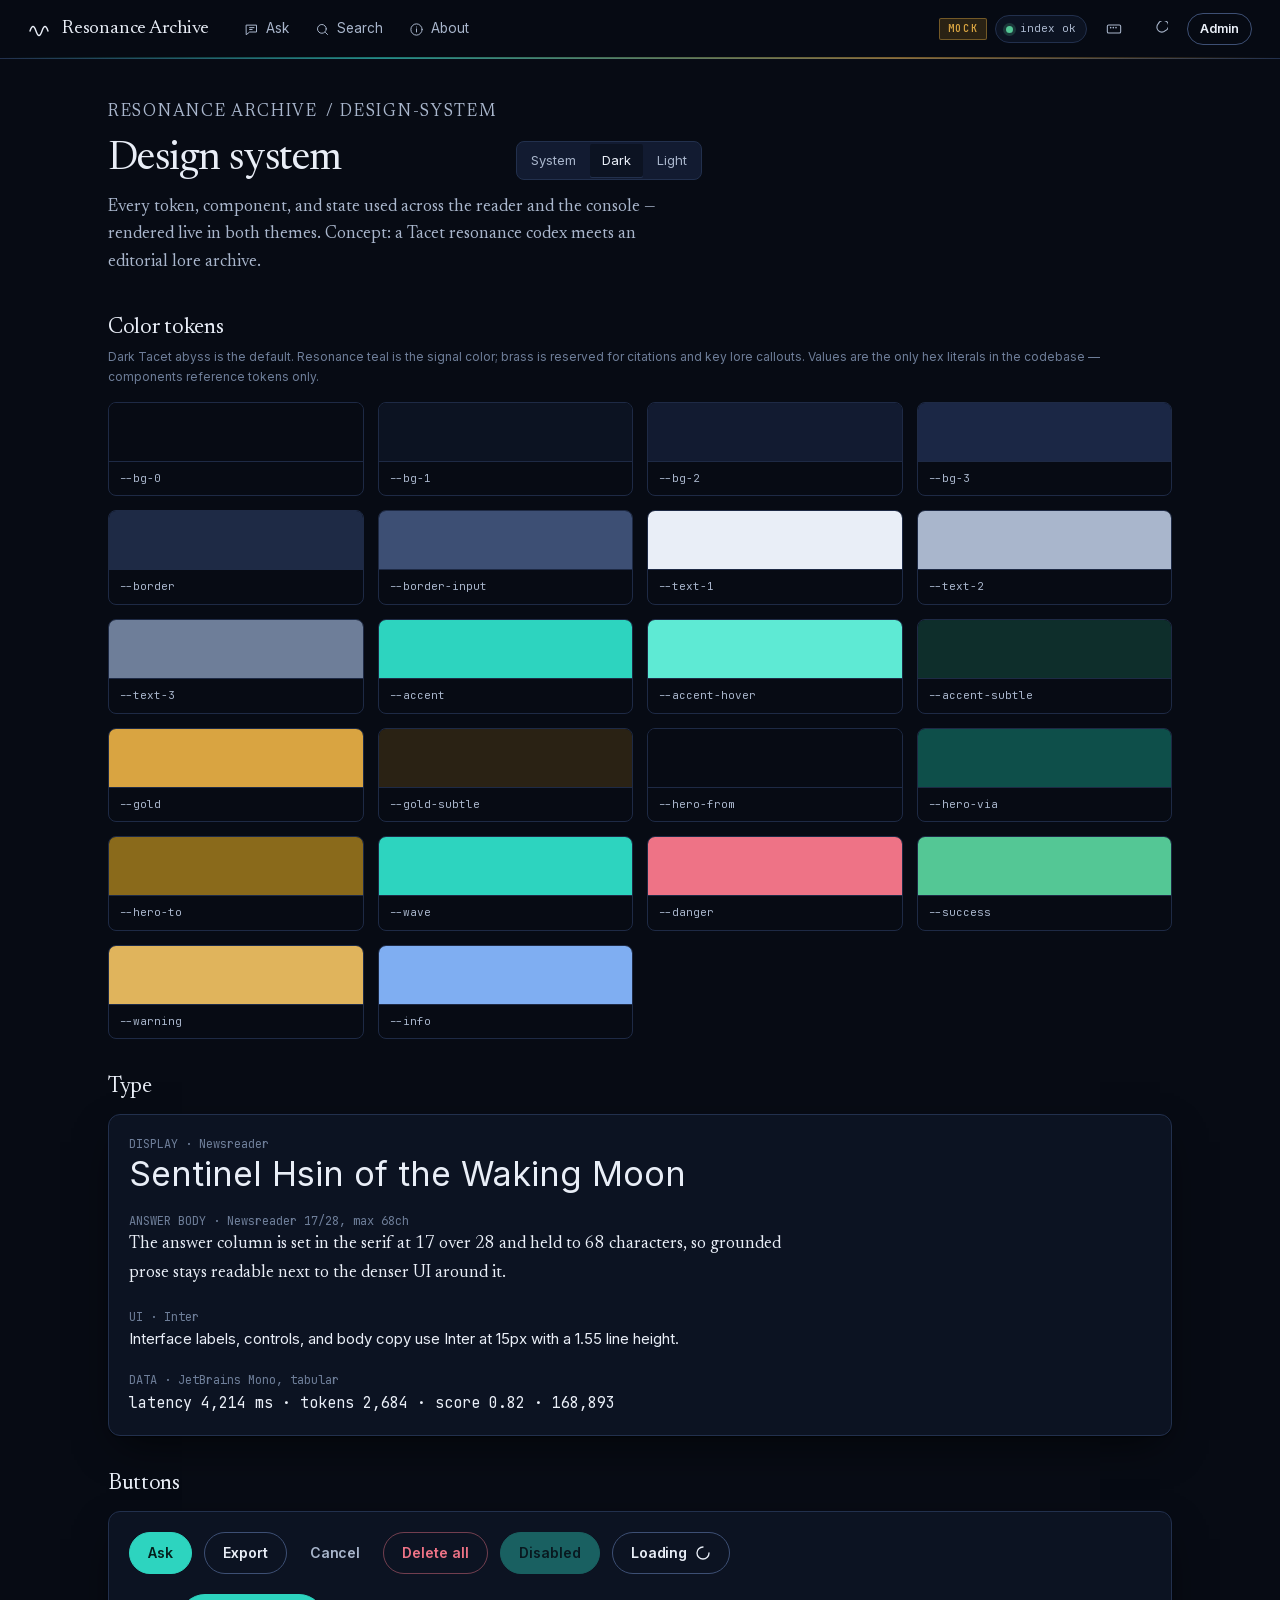
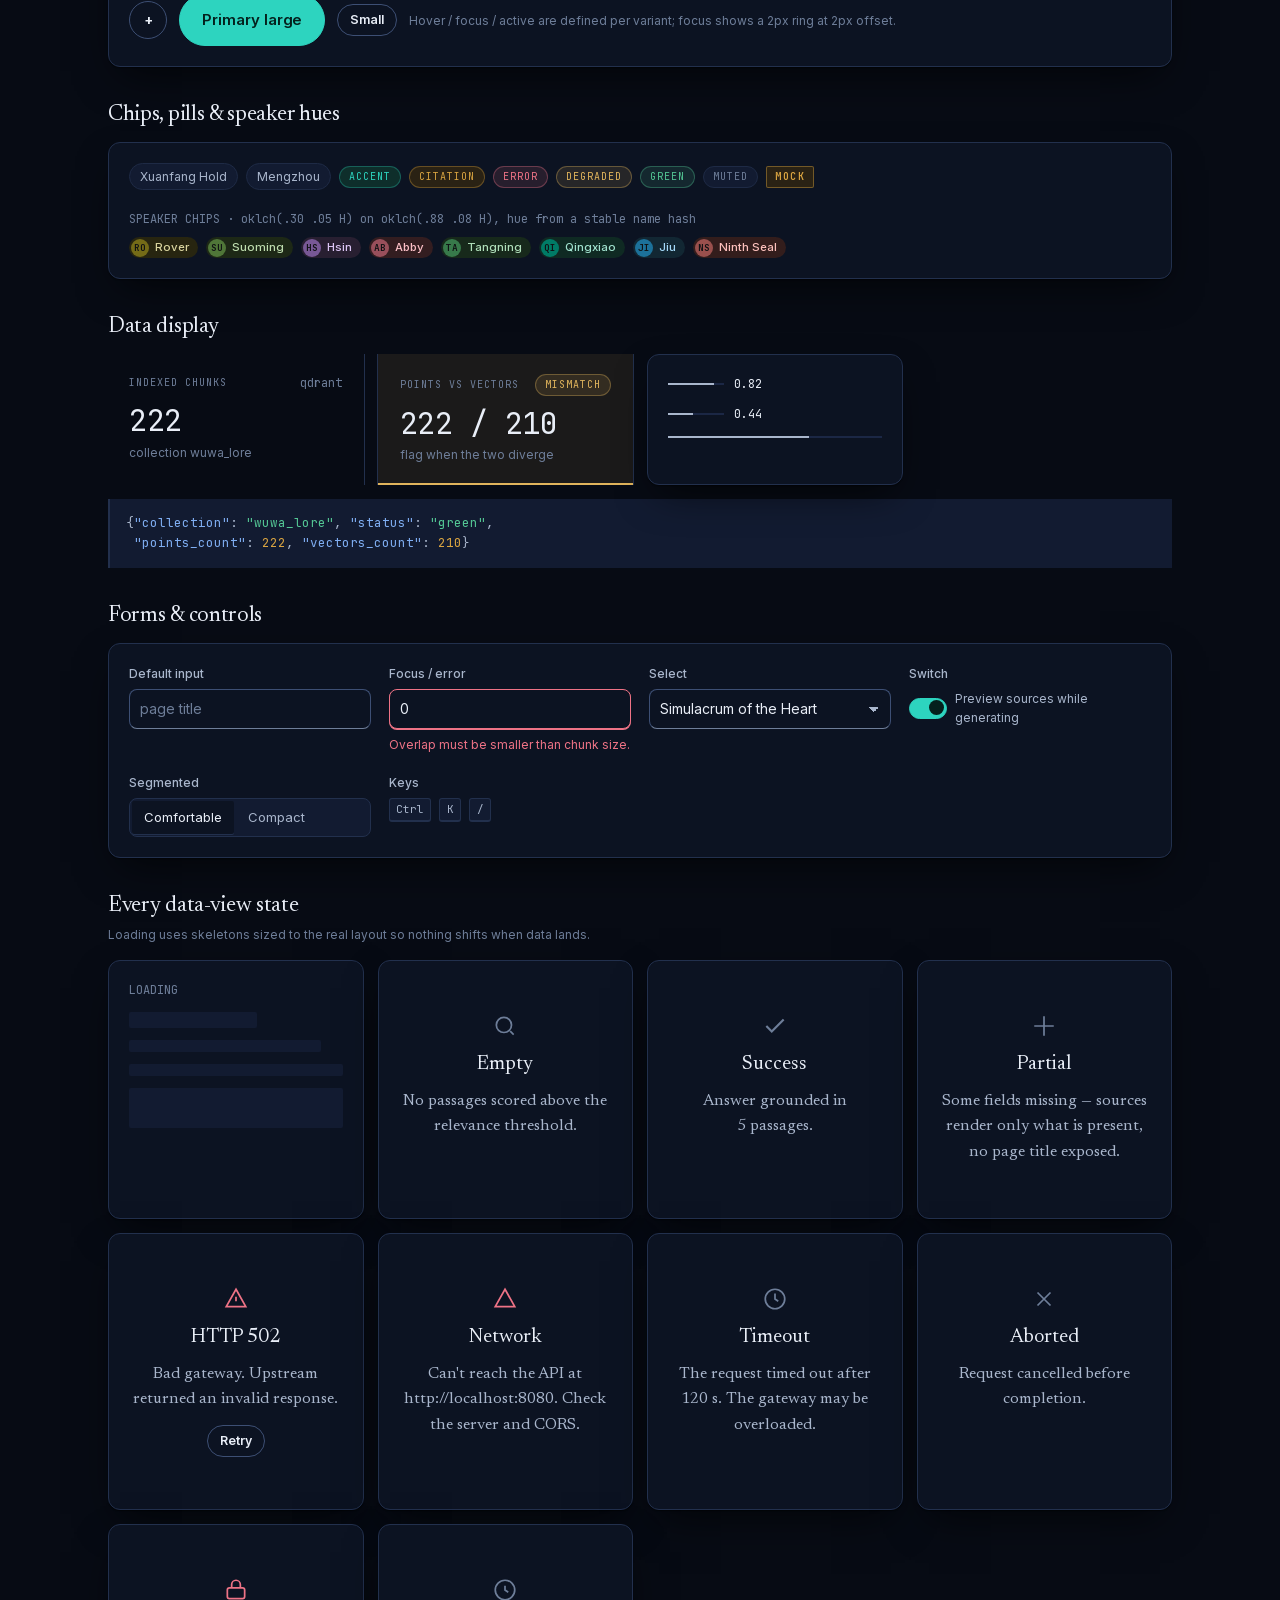
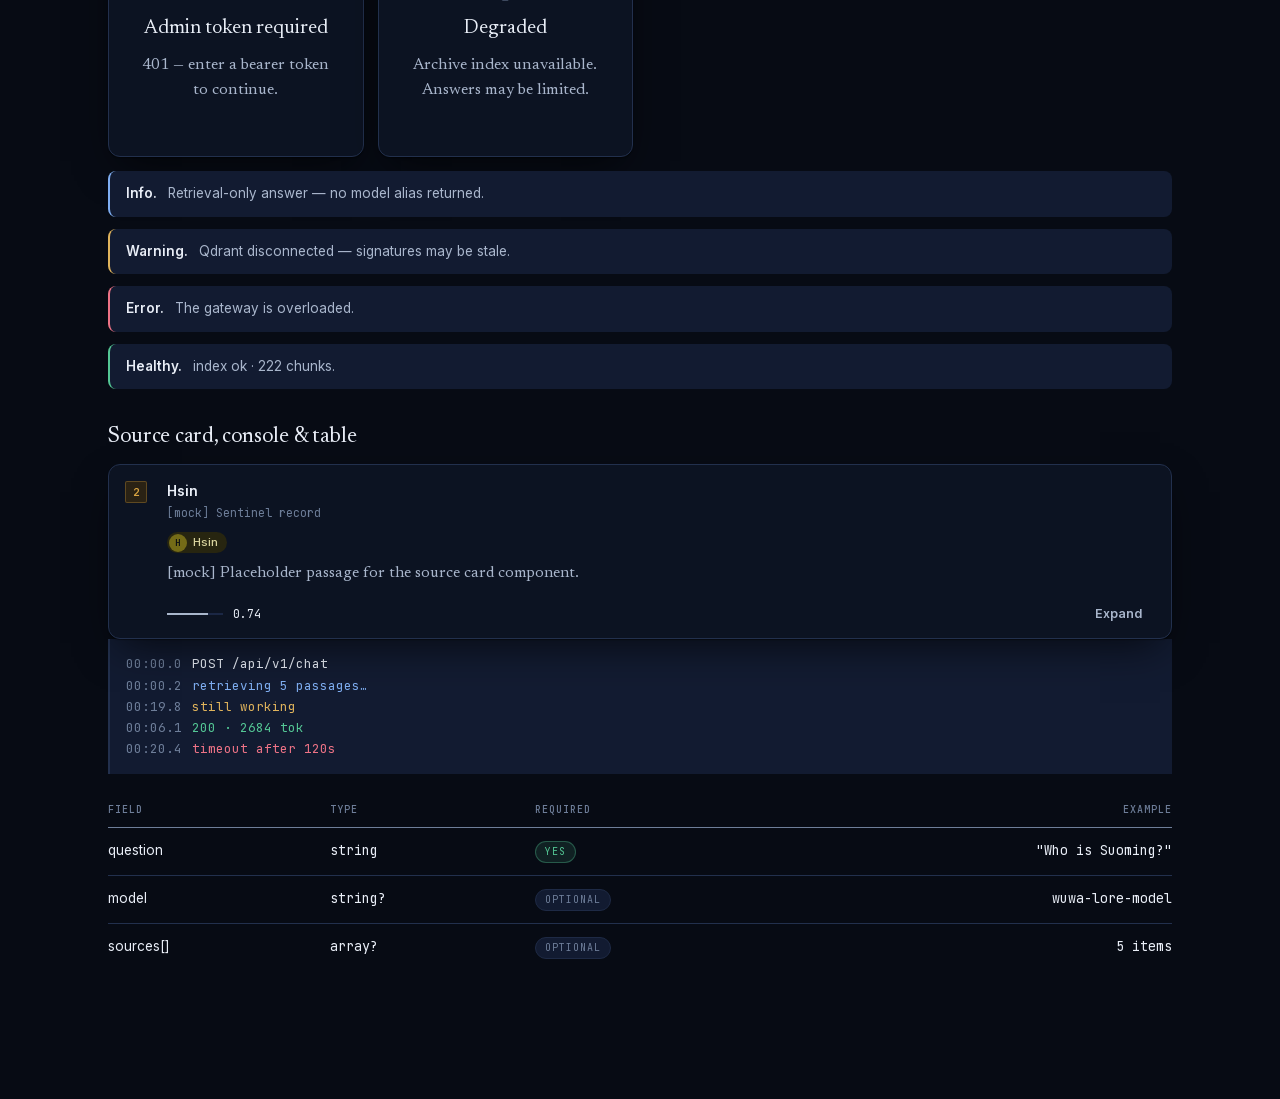
<file: web/design-system.html>
<!doctype html>
<html lang="en" data-theme="dark">
<head>
<meta charset="utf-8" />
<meta name="viewport" content="width=device-width, initial-scale=1" />
<title>Design system · Resonance Archive</title>
<style>
  .sw{border:1px solid var(--border);border-radius:8px;overflow:hidden}
  .sw .chip-block{height:58px}
  .sw .meta{padding:8px 10px;font-family:var(--font-mono);font-size:11px;color:var(--text-2);border-top:1px solid var(--border)}
  .gallery{display:grid;grid-template-columns:repeat(auto-fill,minmax(210px,1fr));gap:14px}
</style>
<link rel="stylesheet" href="styles.css" />

</head>
<body>
<main id="content">
  <div class="wrap page" style="max-width:1120px">
    <div class="page-head" data-od-id="ds-hero">
      <p class="crumb"><a href="index.html">Resonance Archive</a> / design-system</p>
      <div class="row-between wrapflex">
        <h1>Design system</h1>
        <div class="seg" data-theme-select aria-label="Theme">
          <button data-theme-val="system" type="button">System</button>
          <button data-theme-val="dark" type="button">Dark</button>
          <button data-theme-val="light" type="button">Light</button>
        </div>
      </div>
      <p>Every token, component, and state used across the reader and the console — rendered live in both themes. Concept: a Tacet resonance codex meets an editorial lore archive.</p>
    </div>

    <!-- tokens -->
    <section data-od-id="ds-tokens" style="margin-bottom:36px">
      <h2 class="display" style="font-size:22px;margin-bottom:6px">Color tokens</h2>
      <p class="tiny dim" style="margin-bottom:16px">Dark Tacet abyss is the default. Resonance teal is the signal color; brass is reserved for citations and key lore callouts. Values are the only hex literals in the codebase — components reference tokens only.</p>
      <div class="gallery" id="swatches"></div>
    </section>

    <!-- type -->
    <section data-od-id="ds-type" style="margin-bottom:36px">
      <h2 class="display" style="font-size:22px;margin-bottom:14px">Type</h2>
      <div class="card stack gap-4">
        <div><p class="tiny dim mono">DISPLAY · Newsreader</p><p class="display" style="font-size:34px;line-height:1.1">Sentinel Hsin of the Waking Moon</p></div>
        <div><p class="tiny dim mono">ANSWER BODY · Newsreader 17/28, max 68ch</p><p style="font-family:var(--font-display);font-size:17px;line-height:1.68;max-width:68ch">The answer column is set in the serif at 17 over 28 and held to 68 characters, so grounded prose stays readable next to the denser UI around it.</p></div>
        <div><p class="tiny dim mono">UI · Inter</p><p>Interface labels, controls, and body copy use Inter at 15px with a 1.55 line height.</p></div>
        <div><p class="tiny dim mono">DATA · JetBrains Mono, tabular</p><p class="num" style="font-size:15px">latency 4,214 ms · tokens 2,684 · score 0.82 · 168,893</p></div>
      </div>
    </section>

    <!-- buttons -->
    <section data-od-id="ds-buttons" style="margin-bottom:36px">
      <h2 class="display" style="font-size:22px;margin-bottom:14px">Buttons</h2>
      <div class="card stack gap-4">
        <div class="row wrapflex gap-3">
          <button class="btn btn-primary">Ask</button>
          <button class="btn btn-secondary">Export</button>
          <button class="btn btn-ghost">Cancel</button>
          <button class="btn btn-danger">Delete all</button>
          <button class="btn btn-primary" aria-disabled="true">Disabled</button>
          <button class="btn btn-secondary">Loading <svg class="spin" viewBox="0 0 24 24" fill="none" stroke="currentColor" stroke-width="2" width="16" height="16"><path d="M12 3a9 9 0 109 9" stroke-linecap="round"/></svg></button>
        </div>
        <div class="row wrapflex gap-3">
          <button class="btn btn-icon btn-secondary" aria-label="Icon button">+</button>
          <button class="btn btn-primary btn-lg">Primary large</button>
          <button class="btn btn-secondary btn-sm">Small</button>
          <span class="tiny dim">Hover / focus / active are defined per variant; focus shows a 2px ring at 2px offset.</span>
        </div>
      </div>
    </section>

    <!-- chips & badges -->
    <section data-od-id="ds-chips" style="margin-bottom:36px">
      <h2 class="display" style="font-size:22px;margin-bottom:14px">Chips, pills &amp; speaker hues</h2>
      <div class="card stack gap-4">
        <div class="row wrapflex gap-2">
          <span class="chip">Xuanfang Hold</span><span class="chip">Mengzhou</span>
          <span class="pill">accent</span><span class="pill gold">citation</span><span class="pill danger">error</span><span class="pill warn">degraded</span><span class="pill ok">green</span><span class="pill mute">muted</span>
          <span class="mock-badge">MOCK</span>
        </div>
        <div>
          <p class="tiny dim mono" style="margin-bottom:8px">SPEAKER CHIPS · oklch(.30 .05 H) on oklch(.88 .08 H), hue from a stable name hash</p>
          <div class="row wrapflex gap-2" id="speaker-demo"></div>
        </div>
      </div>
    </section>

    <!-- data display -->
    <section data-od-id="ds-data" style="margin-bottom:36px">
      <h2 class="display" style="font-size:22px;margin-bottom:14px">Data display</h2>
      <div class="gallery" style="margin-bottom:14px">
        <div class="kpi"><div class="k-top"><span class="k-label">Indexed chunks</span><span class="dim mono tiny">qdrant</span></div><div class="k-val num">222</div><div class="k-sub">collection wuwa_lore</div></div>
        <div class="kpi flag"><div class="k-top"><span class="k-label">points vs vectors</span><span class="pill warn">mismatch</span></div><div class="k-val num">222 / 210</div><div class="k-sub">flag when the two diverge</div></div>
        <div class="card stack gap-3">
          <span class="score"><span class="bar"><i style="width:82%"></i></span><span class="n">0.82</span></span>
          <span class="score"><span class="bar"><i style="width:44%"></i></span><span class="n">0.44</span></span>
          <div class="meter"><i style="width:66%"></i></div>
        </div>
      </div>
      <div class="json"><pre id="json-demo"></pre></div>
    </section>

    <!-- forms -->
    <section data-od-id="ds-forms" style="margin-bottom:36px">
      <h2 class="display" style="font-size:22px;margin-bottom:14px">Forms &amp; controls</h2>
      <div class="card" style="display:grid;grid-template-columns:repeat(auto-fit,minmax(220px,1fr));gap:18px">
        <div class="field"><label for="d1">Default input</label><input class="input" id="d1" placeholder="page title" /></div>
        <div class="field"><label for="d2">Focus / error</label><input class="input err" id="d2" value="0" /><span class="err-msg">Overlap must be smaller than chunk size.</span></div>
        <div class="field"><label for="d3">Select</label><select class="select" id="d3"><option>Simulacrum of the Heart</option><option>Hsin</option></select></div>
        <div class="field"><label>Switch</label><div class="row gap-2"><span class="switch" role="switch" aria-checked="true" tabindex="0"></span><span class="tiny muted">Preview sources while generating</span></div></div>
        <div class="field"><label>Segmented</label><div class="seg"><button aria-pressed="true">Comfortable</button><button aria-pressed="false">Compact</button></div></div>
        <div class="field"><label>Keys</label><div class="row gap-2"><span class="kbd">Ctrl</span><span class="kbd">K</span><span class="kbd">/</span></div></div>
      </div>
    </section>

    <!-- states -->
    <section data-od-id="ds-states" style="margin-bottom:36px">
      <h2 class="display" style="font-size:22px;margin-bottom:6px">Every data-view state</h2>
      <p class="tiny dim" style="margin-bottom:16px">Loading uses skeletons sized to the real layout so nothing shifts when data lands.</p>
      <div class="gallery">
        <div class="card stack gap-3"><span class="tiny dim mono">LOADING</span><div class="skel line w6" style="height:16px"></div><div class="skel line w9"></div><div class="skel line"></div><div class="skel block" style="height:40px"></div></div>
        <div class="card state" data-od-id="state-empty"><svg viewBox="0 0 24 24" fill="none" stroke="currentColor" stroke-width="1.6"><circle cx="11" cy="11" r="7"/><path d="M20 20l-3.2-3.2"/></svg><h3>Empty</h3><p>No passages scored above the relevance threshold.</p></div>
        <div class="card state" data-od-id="state-success"><svg viewBox="0 0 24 24" fill="none" stroke="currentColor" stroke-width="2"><path d="M4 12l5 5L20 6"/></svg><h3>Success</h3><p>Answer grounded in 5 passages.</p></div>
        <div class="card state" data-od-id="state-partial"><svg viewBox="0 0 24 24" fill="none" stroke="currentColor" stroke-width="1.6"><path d="M12 3v18M3 12h18"/></svg><h3>Partial</h3><p>Some fields missing — sources render only what is present, no page title exposed.</p></div>
        <div class="card state err" data-od-id="state-error"><svg viewBox="0 0 24 24" fill="none" stroke="currentColor" stroke-width="1.6"><path d="M12 3l9 16H3z"/><path d="M12 10v4M12 17h.01"/></svg><h3>HTTP 502</h3><p>Bad gateway. Upstream returned an invalid response.</p><button class="btn btn-secondary btn-sm">Retry</button></div>
        <div class="card state err" data-od-id="state-network"><svg viewBox="0 0 24 24" fill="none" stroke="currentColor" stroke-width="1.6"><path d="M12 3l9 16H3z"/></svg><h3>Network</h3><p>Can't reach the API at http://localhost:8080. Check the server and CORS.</p></div>
        <div class="card state" data-od-id="state-timeout"><svg viewBox="0 0 24 24" fill="none" stroke="currentColor" stroke-width="1.6"><circle cx="12" cy="12" r="9"/><path d="M12 7v5l3 2"/></svg><h3>Timeout</h3><p>The request timed out after 120 s. The gateway may be overloaded.</p></div>
        <div class="card state" data-od-id="state-aborted"><svg viewBox="0 0 24 24" fill="none" stroke="currentColor" stroke-width="1.6"><path d="M6 6l12 12M18 6L6 18"/></svg><h3>Aborted</h3><p>Request cancelled before completion.</p></div>
        <div class="card state err" data-od-id="state-401"><svg viewBox="0 0 24 24" fill="none" stroke="currentColor" stroke-width="1.6"><rect x="4" y="10" width="16" height="10" rx="2"/><path d="M8 10V7a4 4 0 018 0v3"/></svg><h3>Admin token required</h3><p>401 — enter a bearer token to continue.</p></div>
        <div class="card state" data-od-id="state-degraded"><svg viewBox="0 0 24 24" fill="none" stroke="currentColor" stroke-width="1.6"><circle cx="12" cy="12" r="9"/><path d="M12 8v4l3 2"/></svg><h3>Degraded</h3><p>Archive index unavailable. Answers may be limited.</p></div>
      </div>
      <div class="stack gap-3" style="margin-top:14px">
        <div class="banner info"><span class="b-title">Info.</span> <span class="muted">Retrieval-only answer — no model alias returned.</span></div>
        <div class="banner warn"><span class="b-title">Warning.</span> <span class="muted">Qdrant disconnected — signatures may be stale.</span></div>
        <div class="banner danger"><span class="b-title">Error.</span> <span class="muted">The gateway is overloaded.</span></div>
        <div class="banner ok"><span class="b-title">Healthy.</span> <span class="muted">index ok · 222 chunks.</span></div>
      </div>
    </section>

    <!-- overlays & misc -->
    <section data-od-id="ds-misc" style="margin-bottom:48px">
      <h2 class="display" style="font-size:22px;margin-bottom:14px">Source card, console &amp; table</h2>
      <div class="grid-2" style="gap:20px">
        <div class="source">
          <div class="source-head"><span class="source-idx">2</span><div class="grow"><div class="source-title">Hsin</div><div class="source-sub">[mock] Sentinel record</div></div></div>
          <div class="source-body"><div class="chips" style="margin-bottom:8px"><span class="spk" id="spk-x"><span class="ini">H</span>Hsin</span></div><p class="snippet">[mock] Placeholder passage for the source card component.</p></div>
          <div class="source-foot"><span class="score"><span class="bar"><i style="width:74%"></i></span><span class="n">0.74</span></span><span class="spacer"></span><button class="btn btn-ghost btn-sm">Expand</button></div>
        </div>
        <div class="console">
          <div class="ln"><span class="t">00:00.0</span>POST /api/v1/chat</div>
          <div class="ln info"><span class="t">00:00.2</span>retrieving 5 passages…</div>
          <div class="ln warn"><span class="t">00:19.8</span>still working</div>
          <div class="ln ok"><span class="t">00:06.1</span>200 · 2684 tok</div>
          <div class="ln err"><span class="t">00:20.4</span>timeout after 120s</div>
        </div>
      </div>
      <div class="table-wrap" style="margin-top:16px">
        <table class="data">
          <thead><tr><th>Field</th><th>Type</th><th>Required</th><th class="num">Example</th></tr></thead>
          <tbody>
            <tr><td>question</td><td class="mono">string</td><td><span class="pill ok">yes</span></td><td class="num">"Who is Suoming?"</td></tr>
            <tr><td>model</td><td class="mono">string?</td><td><span class="pill mute">optional</span></td><td class="num">wuwa-lore-model</td></tr>
            <tr><td>sources[]</td><td class="mono">array?</td><td><span class="pill mute">optional</span></td><td class="num">5 items</td></tr>
          </tbody>
        </table>
      </div>
    </section>
  </div>
</main>

<script src="app.js"></script>
<script>
(function () {
  OD.mount("design-system");
  document.querySelectorAll(".seg[data-theme-select] button").forEach(function (b) {
    b.addEventListener("click", function () { OD.S.theme = b.dataset.themeVal; });
  });

  var tokens = [
    ["--bg-0", "var(--bg-0)"], ["--bg-1", "var(--bg-1)"], ["--bg-2", "var(--bg-2)"], ["--bg-3", "var(--bg-3)"],
    ["--border", "var(--border)"], ["--border-input", "var(--border-input)"],
    ["--text-1", "var(--text-1)"], ["--text-2", "var(--text-2)"], ["--text-3", "var(--text-3)"],
    ["--accent", "var(--accent)"], ["--accent-hover", "var(--accent-hover)"], ["--accent-subtle", "var(--accent-subtle)"],
    ["--gold", "var(--gold)"], ["--gold-subtle", "var(--gold-subtle)"],
    ["--hero-from", "var(--hero-from)"], ["--hero-via", "var(--hero-via)"], ["--hero-to", "var(--hero-to)"], ["--wave", "var(--wave)"],
    ["--danger", "var(--danger)"], ["--success", "var(--success)"], ["--warning", "var(--warning)"], ["--info", "var(--info)"]
  ];
  document.getElementById("swatches").innerHTML = tokens.map(function (t) {
    return '<div class="sw"><div class="chip-block" style="background:' + t[1] + '"></div><div class="meta">' + t[0] + '</div></div>';
  }).join("");

  document.getElementById("speaker-demo").innerHTML = OD.speakers.map(function (n) { return OD.speakerChip(n); }).join("");
  var s = document.getElementById("speaker-demo").querySelector(".spk");
  if (s) document.getElementById("spk-x").setAttribute("style", s.getAttribute("style"));

  document.getElementById("json-demo").innerHTML =
    '{<span class="jk">"collection"</span>: <span class="js">"wuwa_lore"</span>, <span class="jk">"status"</span>: <span class="js">"green"</span>,\n' +
    ' <span class="jk">"points_count"</span>: <span class="jn">222</span>, <span class="jk">"vectors_count"</span>: <span class="jn">210</span>}';
})();
</script>
</body>
</html>
</file>
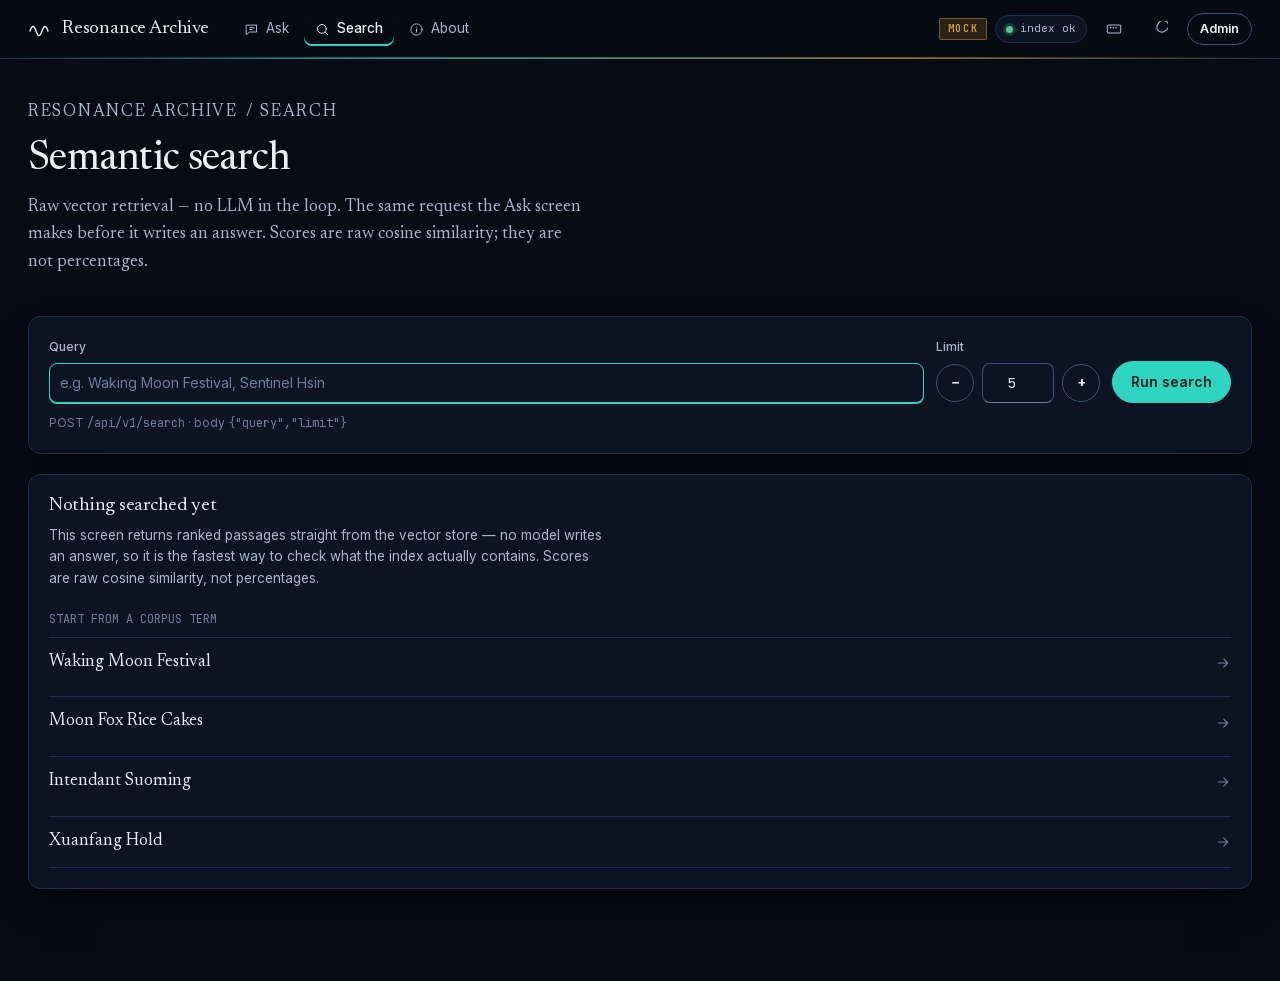
<file: web/search.html>
<!doctype html>
<html lang="en" data-theme="dark">
<head>
<meta charset="utf-8" />
<meta name="viewport" content="width=device-width, initial-scale=1" />
<title>Semantic search · Resonance Archive</title>
<link rel="stylesheet" href="styles.css" />

</head>
<body>
<main id="content">
  <div class="wrap page">
    <div class="page-head">
      <p class="crumb"><a href="index.html">Resonance Archive</a> / search</p>
      <h1>Semantic search</h1>
      <p>Raw vector retrieval — no LLM in the loop. The same request the Ask screen makes before it writes an answer. Scores are raw cosine similarity; they are not percentages.</p>
    </div>

    <form class="card" id="search-form" data-od-id="search-form" style="margin-bottom:20px">
      <div class="row wrapflex gap-3" style="align-items:flex-end">
        <div class="field grow" style="min-width:260px">
          <label for="sq">Query</label>
          <input class="input" id="sq" type="text" placeholder="e.g. Waking Moon Festival, Sentinel Hsin" autocomplete="off" />
        </div>
        <div class="field">
          <label for="limit">Limit</label>
          <div class="row gap-2">
            <button class="btn btn-icon btn-secondary" type="button" id="lim-dec" aria-label="Decrease limit">−</button>
            <input class="input num" id="limit" type="number" min="1" max="20" value="5" style="width:72px;text-align:center" />
            <button class="btn btn-icon btn-secondary" type="button" id="lim-inc" aria-label="Increase limit">+</button>
          </div>
        </div>
        <button class="btn btn-primary" type="submit">Run search</button>
      </div>
      <p class="tiny dim" style="margin-top:10px">POST <span class="mono" id="search-endpoint">/api/v1/search</span> · body <span class="mono">{"query","limit"}</span></p>
    </form>

    <div id="search-idle" data-od-id="search-idle" style="margin-top:4px">
      <div class="card stack gap-4">
        <div class="stack gap-2">
          <h2 class="display" style="font-size:19px">Nothing searched yet</h2>
          <p class="muted" style="font-size:13.5px;max-width:62ch">This screen returns ranked passages straight from the vector store — no model writes an answer, so it is the fastest way to check what the index actually contains. Scores are raw cosine similarity, not percentages.</p>
        </div>
        <div>
          <p class="tiny dim mono" style="margin-bottom:8px">START FROM A CORPUS TERM</p>
          <div class="stack gap-2" id="idle-samples"></div>
        </div>
      </div>
    </div>

    <div id="search-meta" class="row-between" style="margin-bottom:12px"></div>
    <div id="search-results" class="stack gap-3" data-od-id="search-results"></div>
  </div>
</main>

<script src="app.js"></script>
<script>
(function () {
  OD.mount("search");
  var resultsEl = document.getElementById("search-results");
  var metaEl = document.getElementById("search-meta");
  var form = document.getElementById("search-form");
  var input = document.getElementById("sq");
  var limit = document.getElementById("limit");
  var lastResults = [];
  var activeFilter = null;

  document.getElementById("lim-dec").addEventListener("click", function () { setLimit(+limit.value - 1); });
  document.getElementById("lim-inc").addEventListener("click", function () { setLimit(+limit.value + 1); });
  function setLimit(v) { limit.value = Math.max(1, Math.min(20, v)); }

  /* idle state — this screen used to open on a blank void below the form */
  var idleEl = document.getElementById("search-idle");
  var IDLE_SAMPLES = ["Waking Moon Festival", "Moon Fox Rice Cakes", "Intendant Suoming", "Xuanfang Hold"];
  document.getElementById("idle-samples").innerHTML = IDLE_SAMPLES.map(function (s) {
    return '<button class="suggest" type="button" data-sample="' + s + '">' +
      '<span class="s-txt">' + s + '</span><span class="s-arrow">' + OD.icons.arrow + '</span></button>';
  }).join("");
  document.getElementById("idle-samples").addEventListener("click", function (e) {
    var b = e.target.closest("[data-sample]");
    if (!b) return;
    input.value = b.dataset.sample;
    run(input.value);
  });
  function showIdle(on) { idleEl.hidden = on; }

  form.addEventListener("submit", function (e) { e.preventDefault(); run(input.value); });

  function skeletons() {
    resultsEl.innerHTML = [0, 1, 2].map(function () {
      return '<div class="card stack gap-3"><div class="row gap-3"><div class="skel line w6" style="height:16px;width:40%"></div><span class="spacer"></span><div class="skel line" style="width:90px"></div></div><div class="skel line w9"></div><div class="skel line"></div></div>';
    }).join("");
  }

  async function run(q) {
    q = (q || "").trim();
    if (!q) { OD.toast("Enter a query first", "warn"); return; }
    showIdle(true);
    metaEl.innerHTML = '<span class="tiny dim mono">searching…</span>';
    skeletons();
    try {
      var res = await OD.api.search(q, +limit.value);
      render(q, res);
    } catch (e) {
      renderError(e, q);
    }
  }

  function render(q, res) {
    res = OD.normalizeSearch(res, q, +limit.value);
    lastResults = res.results || [];
    activeFilter = null;
    if (!lastResults.length) {
      metaEl.innerHTML = "";
      resultsEl.innerHTML = '<div class="card state">' + OD.icons.search + '<h3>No passages scored above the relevance threshold.</h3><p class="muted">Try different wording, or widen the scope — the index covers five pages of the Simulacrum of the Heart arc.</p></div>';
      return;
    }
    // Section filter chips double as client-filter hooks: each card below carries
    // data-title / data-section / data-speakers. Element/faction filtering is NOT
    // wired because neither mock nor backend sources expose those fields yet —
    // TODO: when the API adds `element`/`faction` to SourceSnippet, add matching
    // data-attrs on cards + chips here (same pattern as the section filter).
    var sections = Array.from(new Set(lastResults.map(function (r) { return OD.normalizeSource(r).section; }).filter(Boolean)));
    metaEl.innerHTML =
      '<span class="tiny dim mono">' + lastResults.length + ' passages · query "' + q.replace(/"/g, "") + '"</span>' +
      '<div class="row gap-2 wrapflex">' +
        '<span class="tiny dim">filter</span>' +
        (sections.length > 1 ? sections.map(function (s) { return '<button class="chip" data-filter="' + s + '" type="button">' + s + '</button>'; }).join("") : '') +
        '<button class="btn btn-ghost btn-sm" id="copy-json" type="button">' + OD.icons.copy + 'JSON</button>' +
        '<button class="btn btn-ghost btn-sm" id="copy-curl" type="button">' + OD.icons.cp + 'cURL</button>' +
      '</div>';
    renderCards(q);
    metaEl.querySelectorAll("[data-filter]").forEach(function (b) {
      b.addEventListener("click", function () {
        activeFilter = activeFilter === b.dataset.filter ? null : b.dataset.filter;
        metaEl.querySelectorAll("[data-filter]").forEach(function (x) { x.classList.toggle("pill", x.dataset.filter === activeFilter); });
        renderCards(q);
      });
    });
    document.getElementById("copy-json").addEventListener("click", function () { OD.copy(JSON.stringify({ query: q, limit: +limit.value, results: lastResults }, null, 2), "JSON"); });
    document.getElementById("copy-curl").addEventListener("click", function () { OD.copy(curl(q), "cURL"); });
  }

  function curl(q) {
    return "curl -s " + OD.S.base + "/api/v1/search \\\n" +
      '  -H "Content-Type: application/json" \\\n' +
      "  -d '" + JSON.stringify({ query: q, limit: +limit.value }) + "'";
  }

  function renderCards(q) {
    var list = OD.normalizeSources(lastResults).filter(function (r) { return !activeFilter || r.section === activeFilter; });
    resultsEl.innerHTML = list.map(function (raw, i) {
      var r = OD.normalizeSource(raw, i);
      var spk = r.speakers || [];
      var score = r.score;
      var scoreHTML = (score != null)
        ? '<span class="score" style="align-self:center"><span class="bar"><i style="width:' + Math.round(Math.min(1, Math.max(0, score)) * 100) + '%"></i></span><span class="n">' + score.toFixed(2) + '</span></span>'
        : '<span class="tiny dim" style="align-self:center">score not reported</span>';
      return '<article class="source" data-od-id="result-' + (i + 1) + '"' +
        ' data-index="' + r.index + '" data-title="' + r.title.replace(/"/g, "&quot;") + '"' +
        ' data-section="' + r.section.replace(/"/g, "&quot;") + '"' +
        ' data-speakers="' + spk.join(",").replace(/"/g, "&quot;") + '">' +
        '<div class="source-head"><span class="source-idx">' + r.index + '</span>' +
        '<div class="grow"><div class="source-title">' + r.title + '</div>' +
        '<div class="source-sub">' + (r.section || "section not reported") + '</div>' +
        (r.subsection ? '<div class="source-sub dim">' + r.subsection + '</div>' : '') + '</div>' +
        scoreHTML + '</div>' +
        '<div class="source-body">' + (spk.length ? '<div class="chips" style="margin-bottom:8px">' + spk.map(function (n) { return OD.speakerChip(n); }).join("") + '</div>' : '') +
        '<p class="snippet clamp">' + r.content + '</p></div>' +
        '<div class="source-foot"><button class="btn btn-ghost btn-sm" data-expand type="button">Expand</button>' +
        '<button class="btn btn-ghost btn-sm" data-copy type="button">Copy chunk</button><span class="spacer"></span>' +
        '<a class="btn btn-ghost btn-sm" href="' + OD.wikiUrl(r.title) + '" target="_blank" rel="noopener">' + OD.icons.external + 'Wiki</a>' +
        '</div></article>';
    }).join("");
    resultsEl.querySelectorAll("[data-expand]").forEach(function (b) {
      b.addEventListener("click", function () {
        var p = b.closest(".source").querySelector(".snippet");
        p.classList.toggle("clamp"); b.textContent = p.classList.contains("clamp") ? "Expand" : "Collapse";
      });
    });
    resultsEl.querySelectorAll("[data-copy]").forEach(function (b) {
      b.addEventListener("click", function () { OD.copy(b.closest(".source").querySelector(".snippet").textContent, "Chunk"); });
    });
  }

  function renderError(e, q) {
    metaEl.innerHTML = "";
    var cls = OD.errorClass(e);
    var msg = cls === "network"
      ? 'Can\'t reach the API at <span class="mono">' + OD.S.base + '</span>. Check the server is running and CORS allows this origin.'
      : "The API returned " + cls + ". " + (e.body ? String(e.body).slice(0, 140) : "");
    resultsEl.innerHTML = '<div class="card state err">' + OD.icons.alert + '<h3>Search failed</h3><p class="muted">' + msg + "</p>" +
      '<button class="btn btn-secondary" id="retry" type="button">Retry</button></div>';
    document.getElementById("retry").addEventListener("click", function () { run(q); });
  }

  input.focus();
})();
</script>
</body>
</html>
</file>
<file: web/styles.css>
/* ─── self-hosted webfonts ────────────────────────────────────────
   Subset to the glyphs this UI can actually render and served from our own origin.
   Google served 3 families across ~10 unicode subsets - 268 KB on the latin path
   that the browser really downloads, plus a third-party connection on every cold
   load. These three files cover the same faces.

   Newsreader keeps its full optical-size (opsz) axis: pinning it to a single value
   saved 68 KB but visibly widened and lowered the contrast of the 58px hero, which
   is the wrong trade for the most prominent element on the page. Newsreader italic
   was dropped entirely - every <em> in the UI resolves to Inter or Mono, so that
   file was dead weight and those runs were getting a synthesised oblique. */
@font-face{
  font-family:'Inter';font-style:normal;font-weight:100 900;font-display:swap;
  src:url('fonts/inter-var.woff2') format('woff2');
  unicode-range:U+0020-007E,U+00A0-00FF,U+2010-2015,U+2018-201F,U+2026,U+2032-2033,U+2039-203A,U+2044,U+20AC,U+2122,U+2190-2193,U+2212,U+2248,U+25A0-25CF,U+2713-2715;
}
@font-face{
  font-family:'Inter';font-style:italic;font-weight:100 900;font-display:swap;
  src:url('fonts/inter-var-italic.woff2') format('woff2');
  unicode-range:U+0020-007E,U+00A0-00FF,U+2010-2015,U+2018-201F,U+2026,U+2032-2033,U+2039-203A,U+2044,U+20AC,U+2122,U+2190-2193,U+2212,U+2248,U+25A0-25CF,U+2713-2715;
}
@font-face{
  font-family:'JetBrains Mono';font-style:normal;font-weight:100 800;font-display:swap;
  src:url('fonts/jetbrains-mono-var.woff2') format('woff2');
  unicode-range:U+0020-007E,U+00A0-00FF,U+2010-2015,U+2018-201F,U+2026,U+2032-2033,U+2039-203A,U+2044,U+20AC,U+2122,U+2190-2193,U+2212,U+2248,U+25A0-25CF,U+2713-2715;
}
@font-face{
  font-family:'Newsreader';font-style:normal;font-weight:200 800;font-display:swap;
  src:url('fonts/newsreader-var.woff2') format('woff2');
  unicode-range:U+0020-007E,U+00A0-00FF,U+2010-2015,U+2018-201F,U+2026,U+2032-2033,U+2039-203A,U+2044,U+20AC,U+2122,U+2190-2193,U+2212,U+2248,U+25A0-25CF,U+2713-2715;
}

/* ─── Resonance Archive · editorial tokens ─────────────────────────
   Light-first. This is a *reader* that happens to ship an operator console, so
   the default surface is paper and the type is set for reading. Dark is fully
   supported, not an afterthought.

   Layout is built from space, alignment, and hairline rules - not from boxes.
   --rule is the workhorse; --border exists only where a control needs a real
   edge. --accent is reserved for interactive/active state and never decorates;
   --citation (was gold) marks a source reference and nothing else. */
:root {
  color-scheme: light;

  /* Solaris paper: cool slate, no warm/cream wash */
  --bg-0:#EFF2F7; --bg-1:#FFFFFF; --bg-2:#E8EDF4; --bg-3:#D8E0EE;
  /* ink */
  --text-1:#101724; --text-2:#45536B; --text-3:#6B7A93;
  /* rules */
  --border:#D8E0EE; --rule:#DDE4F0; --border-input:#8A99B5;
  /* resonance teal: interactive only */
  --accent:#0B6B5F; --accent-hover:#084F46; --accent-fg:#FFFFFF; --accent-subtle:#DDF3EE;
  /* brass: citation numerals only */
  --gold:#7A5200; --gold-subtle:#F7EDD2;
  --danger:#A4203A; --success:#17694A; --warning:#8A5D05; --info:#1B54A8;
  --focus-ring:#0B6B5F;
  --selection:#CDE9E4;
  /* WuWa hero atmosphere (hero scale only) */
  --hero-from:#0B1B33; --hero-via:#0E4F4A; --hero-to:#C9A227;
  --wave:#2DD4BF;

  --surface:var(--bg-1);
  --fg:var(--text-1);
  --muted:var(--text-2);

  --font-display:'Newsreader', Georgia, 'Times New Roman', serif;
  --font-ui:'Inter', system-ui, -apple-system, 'Segoe UI', sans-serif;
  --font-mono:'JetBrains Mono', ui-monospace, 'SF Mono', Menlo, monospace;

  /* WuWa geometry: Notion/Mintlify 8px controls, 12px cards, full pills */
  --r-card:12px; --r-ctl:8px; --r-chip:999px;
  --sp:4px;
  --dur-1:120ms; --dur-2:200ms; --dur-3:320ms;
  --ease-out:cubic-bezier(.2,.7,.3,1);
  --ease-in:cubic-bezier(.5,0,.8,.4);
  --shadow-pop:0 1px 1px rgba(16,23,36,.08), 0 8px 24px -8px rgba(16,23,36,.18);
  --glow-accent:0 0 0 1px rgba(45,212,191,.22), 0 8px 32px -8px rgba(45,212,191,.35);
  --maxw:1280px;
  /* reading measure */
  --measure:66ch;
  --measure-tight:58ch;
}
:root[data-theme="dark"] {
  color-scheme: dark;
  --bg-0:#070B14; --bg-1:#0C1322; --bg-2:#121B31; --bg-3:#1B2745;
  --text-1:#E9EEF7; --text-2:#A9B6CC; --text-3:#6E7E99;
  --border:#1E2A45; --rule:#22304D; --border-input:#3D4F74;
  --accent:#2DD4BF; --accent-hover:#5EEAD4; --accent-fg:#04211D; --accent-subtle:#0E2E2B;
  --gold:#D9A441; --gold-subtle:#2A2214;
  --danger:#EE7386; --success:#54C795; --warning:#E0B45C; --info:#7FAEF2;
  --focus-ring:#2DD4BF;
  --selection:#123B37;
  --hero-from:#070B14; --hero-via:#0E4F4A; --hero-to:#8A6A1B;
  --wave:#2DD4BF;
  --shadow-pop:0 1px 1px rgba(0,0,0,.4), 0 16px 40px -12px rgba(0,0,0,.7);
  --glow-accent:0 0 0 1px rgba(45,212,191,.28), 0 8px 32px -8px rgba(45,212,191,.4);
}
@media (prefers-color-scheme: dark) {
  :root[data-theme="system"] {
    color-scheme: dark;
    --bg-0:#070B14; --bg-1:#0C1322; --bg-2:#121B31; --bg-3:#1B2745;
    --text-1:#E9EEF7; --text-2:#A9B6CC; --text-3:#6E7E99;
    --border:#1E2A45; --rule:#22304D; --border-input:#3D4F74;
    --accent:#2DD4BF; --accent-hover:#5EEAD4; --accent-fg:#04211D; --accent-subtle:#0E2E2B;
    --gold:#D9A441; --gold-subtle:#2A2214;
    --danger:#EE7386; --success:#54C795; --warning:#E0B45C; --info:#7FAEF2;
    --focus-ring:#2DD4BF;
    --selection:#123B37;
    --hero-from:#070B14; --hero-via:#0E4F4A; --hero-to:#8A6A1B;
    --wave:#2DD4BF;
    --shadow-pop:0 1px 1px rgba(0,0,0,.4), 0 16px 40px -12px rgba(0,0,0,.7);
    --glow-accent:0 0 0 1px rgba(45,212,191,.28), 0 8px 32px -8px rgba(45,212,191,.4);
  }
}
/* ─── reset & base ─── */
*,*::before,*::after{box-sizing:border-box}
[hidden]{display:none !important}
html{-webkit-text-size-adjust:100%}
body{
  margin:0;background:var(--bg-0);color:var(--text-1);
  font-family:var(--font-ui);font-size:15px;line-height:1.6;
  -webkit-font-smoothing:antialiased;-moz-osx-font-smoothing:grayscale;
  text-rendering:optimizeLegibility;
}
body[data-density="compact"]{font-size:14px}
img,svg{display:block;max-width:100%}
a{color:inherit;text-decoration:none}
button{font:inherit;cursor:pointer;color:inherit;background:none;border:0}
input,textarea,select{font:inherit;color:inherit}
h1,h2,h3,h4{margin:0;text-wrap:balance}
p{margin:0;text-wrap:pretty}
::selection{background:var(--selection);color:var(--text-1)}
*:focus-visible{outline:2px solid var(--focus-ring);outline-offset:2px;border-radius:2px}
::-webkit-scrollbar{width:10px;height:10px}
::-webkit-scrollbar-thumb{background:var(--bg-3);border:3px solid transparent;background-clip:content-box;border-radius:999px}
::-webkit-scrollbar-thumb:hover{background:var(--border-input);background-clip:content-box}

.skip-link{position:absolute;left:12px;top:-60px;z-index:100;background:var(--accent);color:var(--accent-fg);
  padding:10px 16px;border-radius:var(--r-ctl);font-weight:600;transition:top var(--dur-2) var(--ease-out)}
.skip-link:focus{top:12px}

.wrap{max-width:var(--maxw);margin-inline:auto;padding-inline:28px}
.mono{font-family:var(--font-mono)}
.num{font-family:var(--font-mono);font-variant-numeric:tabular-nums}
.serif{font-family:var(--font-display)}
.muted{color:var(--text-2)}
.dim{color:var(--text-3)}
.tiny{font-size:12px}
/* section label: small, spaced, muted. Never coloured - it marks a region, it does not decorate it. */
.eyebrow{font-family:var(--font-mono);font-size:10.5px;letter-spacing:.14em;text-transform:uppercase;color:var(--text-3);font-weight:500}
.row{display:flex;align-items:center;gap:12px}
.row-between{display:flex;align-items:center;justify-content:space-between;gap:12px}
.wrapflex{flex-wrap:wrap}
.stack{display:flex;flex-direction:column}
.gap-1{gap:4px}.gap-2{gap:8px}.gap-3{gap:12px}.gap-4{gap:20px}.gap-5{gap:36px}
.spacer{flex:1}
.grow{flex:1;min-width:0}
.hide{display:none !important}
.center{text-align:center}

h1.display{font-family:var(--font-display);font-weight:400;letter-spacing:-.018em;line-height:1.05}
h2.display{font-family:var(--font-display);font-weight:400;font-size:clamp(25px,3.2vw,36px);letter-spacing:-.014em;line-height:1.14}
h3.display{font-family:var(--font-display);font-weight:400;font-size:22px;letter-spacing:-.01em;line-height:1.25}
/* the lead paragraph is body copy, set in the serif at reading measure */
.lead{font-family:var(--font-display);font-size:19px;line-height:1.62;color:var(--text-2);max-width:var(--measure);font-weight:400;text-wrap:pretty}
/* running prose, for About and the answer */
.prose{font-family:var(--font-display);font-size:17.5px;line-height:1.72;color:var(--text-1);max-width:var(--measure);font-weight:400}
.prose p+p{margin-top:16px}
.prose em{font-style:italic}
.prose strong{font-weight:600}

/* ─── buttons ───
   Primary is solid ink/accent. Secondary is quiet: a hairline and no fill until hover.
   Radius is 3px - these are editorial, not bubbly. */
.btn{display:inline-flex;align-items:center;justify-content:center;gap:8px;
  padding:9px 18px;min-height:38px;border:1px solid transparent;border-radius:999px;
  font-size:14px;font-weight:600;letter-spacing:-.003em;background:transparent;
  transition-property:background-color,border-color,color,transform,box-shadow;
  transition-duration:var(--dur-1);transition-timing-function:var(--ease-out)}
.btn:active{transform:translateY(1px) scale(.985)}
.btn svg{width:16px;height:16px;flex:none}
.btn-primary{background:var(--accent);color:var(--accent-fg);border-color:var(--accent)}
.btn-primary:hover{background:var(--accent-hover);border-color:var(--accent-hover);box-shadow:var(--glow-accent)}
.btn-secondary{background:transparent;color:var(--text-1);border-color:var(--border-input)}
.btn-secondary:hover{background:var(--bg-2);border-color:var(--text-3)}
.btn-ghost{color:var(--text-2);padding-inline:10px}
.btn-ghost:hover{background:var(--bg-2);color:var(--text-1)}
.btn-danger{background:transparent;color:var(--danger);border-color:color-mix(in oklch,var(--danger) 45%,transparent)}
.btn-danger:hover{background:color-mix(in oklch,var(--danger) 12%,transparent);border-color:var(--danger)}
.btn-lg{padding:13px 22px;min-height:48px;font-size:15px}
.btn-sm{padding:5px 12px;min-height:30px;font-size:12.5px;border-radius:999px}
.btn-icon{position:relative;width:38px;height:38px;min-height:38px;padding:0;border-radius:50%}
.btn-icon.sm{width:30px;height:30px;min-height:30px}
/* 30px icon buttons are under a comfortable hit target. Grow the target with a
   pseudo-element so density is preserved in the layout but the click area reaches 38px. */
.btn-icon.sm::after{content:"";position:absolute;inset:-4px;border-radius:calc(var(--r-ctl) + 4px)}
.btn[disabled],.btn[aria-disabled="true"]{opacity:.4;cursor:not-allowed;pointer-events:none}
.btn .spin{animation:spin 1s linear infinite}
@keyframes spin{to{transform:rotate(360deg)}}

/* ─── chips / badges / pills ─── */
.chip{display:inline-flex;align-items:center;gap:6px;padding:2px 10px;border-radius:var(--r-chip);
  font-size:12px;line-height:1.75;background:var(--bg-2);color:var(--text-2);border:1px solid var(--border);white-space:nowrap}
.chip button{display:inline-grid;place-items:center;border:0;background:none;padding:0}
.pill{display:inline-flex;align-items:center;gap:6px;padding:2px 9px;border-radius:var(--r-chip);
  font-family:var(--font-mono);font-size:10px;letter-spacing:.1em;text-transform:uppercase;
  background:var(--accent-subtle);color:var(--accent);border:1px solid color-mix(in oklch,var(--accent) 30%,transparent)}
.pill.gold{background:var(--gold-subtle);color:var(--gold);border-color:color-mix(in oklch,var(--gold) 34%,transparent)}
.pill.danger{background:color-mix(in oklch,var(--danger) 12%,transparent);color:var(--danger);border-color:color-mix(in oklch,var(--danger) 34%,transparent)}
.pill.warn{background:color-mix(in oklch,var(--warning) 12%,transparent);color:var(--warning);border-color:color-mix(in oklch,var(--warning) 34%,transparent)}
.pill.ok{background:color-mix(in oklch,var(--success) 12%,transparent);color:var(--success);border-color:color-mix(in oklch,var(--success) 34%,transparent)}
.pill.mute{background:var(--bg-2);color:var(--text-3);border-color:var(--border)}
.mock-badge{display:inline-flex;align-items:center;gap:5px;padding:2px 8px;border-radius:2px;
  font-family:var(--font-mono);font-size:10px;font-weight:600;letter-spacing:.16em;
  background:var(--gold-subtle);color:var(--gold);border:1px solid color-mix(in oklch,var(--gold) 42%,transparent)}

/* speaker chip — hue from a stable hash, see app.js speakerHue(). Read from a
   paper field so the hue stays a tint rather than a block of colour. */
.spk{display:inline-flex;align-items:center;gap:6px;padding:1px 9px 1px 2px;border-radius:var(--r-chip);
  font-size:11.5px;font-weight:500;white-space:nowrap;
  background:oklch(.94 .03 var(--h));color:oklch(.38 .09 var(--h));
  box-shadow:inset 0 0 0 1px oklch(.86 .05 var(--h))}
:root[data-theme="dark"] .spk{background:oklch(.26 .035 var(--h));color:oklch(.86 .07 var(--h));box-shadow:none}
@media (prefers-color-scheme: dark){:root[data-theme="system"] .spk{background:oklch(.26 .035 var(--h));color:oklch(.86 .07 var(--h));box-shadow:none}}
.spk .ini{display:grid;place-items:center;width:18px;height:18px;border-radius:50%;
  font-family:var(--font-mono);font-size:9.5px;font-weight:600;
  background:oklch(.62 .1 var(--h));color:#fff}
:root[data-theme="dark"] .spk .ini{background:oklch(.52 .1 var(--h));color:#0F1113}
@media (prefers-color-scheme: dark){:root[data-theme="system"] .spk .ini{background:oklch(.52 .1 var(--h));color:#0F1113}}

/* ─── surfaces: WuWa codex cards ────────────────────────────────
   Notion/Mintlify 12px cards with Vercel stacked shadows for game surfaces;
   .rule-block stays for editorial lists inside the reader. */
.card{background:var(--bg-1);border:1px solid var(--rule);border-radius:var(--r-card);padding:20px;
  box-shadow:var(--shadow-pop)}
.card.tight{padding:16px}
.card.pad-sm{padding:16px}
/* a rule-topped block for content that was previously a card */
.rule-block{padding-top:20px;border-top:1px solid var(--rule)}
.rule-block:first-child{border-top:0;padding-top:0}
.panel{background:var(--bg-1);border:1px solid var(--rule);border-radius:var(--r-card)}
.panel-head{display:flex;align-items:center;justify-content:space-between;gap:12px;padding:14px 18px;border-bottom:1px solid var(--rule)}
.panel-head h3{font-size:13px;font-weight:600;letter-spacing:.01em}
.panel-body{padding:18px}
.hair{border-top:1px solid var(--rule)}
.kv{display:grid;grid-template-columns:auto 1fr;gap:7px 20px;font-size:13.5px}
.kv dt{color:var(--text-2)}
.kv dd{margin:0;text-align:right;font-family:var(--font-mono);font-variant-numeric:tabular-nums;color:var(--text-1)}
.rule{border:0;border-top:1px solid var(--rule);margin:0}

/* ─── forms ───
   Inputs keep a real edge (they need a hit area) but lose the fill: paper-on-paper
   with a hairline and an accent underline on focus. */
.field{display:flex;flex-direction:column;gap:6px}
.field>label{font-size:12px;color:var(--text-2);font-weight:500}
.field .hint{font-size:12px;color:var(--text-3)}
.input,.textarea,.select{width:100%;padding:8px 10px;min-height:38px;border-radius:var(--r-ctl);
  border:1px solid var(--border-input);border-bottom-color:var(--text-3);
  background:var(--bg-1);color:var(--text-1);font-size:14px;
  transition-property:border-color,box-shadow;transition-duration:var(--dur-1);transition-timing-function:var(--ease-out)}
.input::placeholder,.textarea::placeholder{color:var(--text-3)}
.input:focus,.textarea:focus,.select:focus{outline:none;border-color:var(--accent);border-bottom-color:var(--accent);
  box-shadow:0 1px 0 0 var(--accent)}
.textarea{min-height:92px;resize:vertical;line-height:1.6}
.input.err,.textarea.err{border-color:var(--danger);box-shadow:0 1px 0 0 var(--danger)}
.err-msg{font-size:12px;color:var(--danger);display:flex;align-items:center;gap:5px}
.err-msg svg{width:13px;height:13px}
.select{appearance:none;background-image:linear-gradient(45deg,transparent 50%,var(--text-2) 50%),linear-gradient(135deg,var(--text-2) 50%,transparent 50%);
  background-position:calc(100% - 16px) 52%,calc(100% - 11px) 52%;background-size:5px 5px;background-repeat:no-repeat;padding-right:34px}
.switch{position:relative;display:inline-flex;align-items:center;width:38px;height:21px;flex:none;border-radius:999px;
  background:var(--bg-3);border:1px solid var(--border-input);
  transition-property:background-color,border-color;transition-duration:var(--dur-2);transition-timing-function:var(--ease-out)}
.switch::after{content:"";position:absolute;left:2px;top:1.5px;width:15px;height:15px;border-radius:50%;background:var(--text-2);
  transition-property:transform,background-color;transition-duration:var(--dur-2);transition-timing-function:var(--ease-out)}
.switch[aria-checked="true"]{background:var(--accent);border-color:var(--accent)}
.switch[aria-checked="true"]::after{transform:translateX(17px);background:var(--accent-fg)}
.seg{display:inline-flex;padding:2px;gap:2px;background:var(--bg-2);border:1px solid var(--rule);border-radius:var(--r-ctl)}
.seg button{border:0;background:none;padding:6px 12px;border-radius:2px;font-size:13px;color:var(--text-2)}
.seg button[aria-pressed="true"]{background:var(--bg-1);color:var(--text-1);box-shadow:0 1px 0 var(--rule)}
.kbd{display:inline-flex;align-items:center;min-width:22px;justify-content:center;padding:2px 6px;border-radius:3px;
  font-family:var(--font-mono);font-size:11px;color:var(--text-2);background:var(--bg-2);border:1px solid var(--rule);border-bottom-width:2px}

/* ─── app shell ───────────────────────────────────────────────
   The bar is a masthead, not a navbar: a hairline underneath, no fill. */
.topbar{position:sticky;top:0;z-index:40;background:color-mix(in oklch,var(--bg-0) 92%,transparent);
  backdrop-filter:blur(12px);border-bottom:1px solid var(--rule)}
.topbar-inner{display:flex;align-items:center;gap:16px;height:58px;max-width:var(--maxw);margin-inline:auto;padding-inline:28px}
.brand{display:flex;align-items:center;gap:10px;font-family:var(--font-display);font-size:19px;font-weight:400;letter-spacing:-.01em;white-space:nowrap}
.brand .mark{width:24px;height:24px;flex:none;color:var(--text-1)}
.tabs{display:flex;gap:4px;margin-left:8px}
.tabs a{display:inline-flex;align-items:center;gap:7px;padding:6px 11px;border-radius:var(--r-ctl);
  font-size:13.5px;color:var(--text-2);
  transition-property:background-color,color;transition-duration:var(--dur-1);transition-timing-function:var(--ease-out)}
.tabs a:hover{color:var(--text-1)}
.tabs a[aria-current="page"]{color:var(--text-1);font-weight:500;box-shadow:inset 0 -2px 0 var(--accent)}
.tabs a svg{width:15px;height:15px}
.topbar .tools{display:flex;align-items:center;gap:8px;margin-left:auto}
.health-dot{display:inline-flex;align-items:center;gap:7px;padding:4px 10px;border-radius:var(--r-chip);
  font-family:var(--font-mono);font-size:11px;color:var(--text-2);border:1px solid var(--rule);background:var(--bg-1)}
.health-dot .dot{width:7px;height:7px;border-radius:50%;background:var(--text-3);flex:none}
.health-dot[data-state="ok"] .dot{background:var(--success);box-shadow:0 0 0 3px color-mix(in oklch,var(--success) 20%,transparent)}
.health-dot[data-state="warn"] .dot{background:var(--warning);box-shadow:0 0 0 3px color-mix(in oklch,var(--warning) 20%,transparent)}
.health-dot[data-state="down"] .dot{background:var(--danger);box-shadow:0 0 0 3px color-mix(in oklch,var(--danger) 20%,transparent)}
.health-dot[data-state="unknown"] .dot{background:var(--text-3)}

.bottomnav{display:none}
/* The topbar reader/admin link duplicates the bottom-nav entry, so it is the first thing to go
   on narrow screens. Without this the bar overflowed the viewport at 360px on every page. */
@media (max-width:480px){
  .topbar-inner{padding-inline:14px;gap:12px}
  .tools{gap:6px}
  .brand{font-size:16px;gap:8px}
  .brand .mark{width:22px;height:22px}
}
@media (max-width:760px){
  .tabs{display:none}
  .topbar .hide-sm{display:none}
  .bottomnav{display:flex;position:fixed;left:0;right:0;bottom:0;z-index:40;
    background:color-mix(in oklch,var(--bg-0) 94%,transparent);backdrop-filter:blur(14px);
    border-top:1px solid var(--border);padding-bottom:env(safe-area-inset-bottom)}
  .bottomnav a{flex:1;display:flex;flex-direction:column;align-items:center;gap:3px;padding:8px 4px 10px;
    font-size:10.5px;color:var(--text-2);min-height:56px;justify-content:center}
  .bottomnav a svg{width:20px;height:20px}
  .bottomnav a[aria-current="page"]{color:var(--accent)}
  body{padding-bottom:64px}
}

/* ─── page frame ───
   A running head, then the content at reading measure. */
.page{padding-block:40px 80px}
.page-head{display:flex;flex-direction:column;gap:12px;margin-bottom:40px;max-width:none}
.page-head>*{max-width:var(--measure)}
.page-head h1{font-family:var(--font-display);font-weight:400;font-size:clamp(28px,3.6vw,40px);letter-spacing:-.018em;line-height:1.08}
.page-head p{color:var(--text-2);font-family:var(--font-display);font-size:17px;line-height:1.62;max-width:var(--measure-tight)}
.crumb{display:flex;align-items:center;gap:8px;flex-wrap:wrap;font-family:var(--font-mono);font-size:10.5px;color:var(--text-3);text-transform:uppercase;letter-spacing:.1em}
/* wrap between segments, not inside one — otherwise the separators land mid-word at 360px */
.crumb>*{white-space:nowrap}
.crumb a:hover{color:var(--text-1)}

/* input + action pairs sit side by side when there is room and stack when there is not,
   so a URL field is not squeezed to "http://local" beside its own button */
.row-actions{display:flex;align-items:center;gap:12px}
@media (max-width:560px){
  .row-actions{flex-direction:column;align-items:stretch}
  .row-actions .btn{width:100%}
}

/* ─── ask layout: history | thread ────────────────────────────
   Sources are no longer a third column. They are set as the footnote block beneath
   the answer, which is what "every answer carries its receipts" should actually look
   like - the evidence sits with the claim instead of across the room from it. */
.ask-grid{display:grid;grid-template-columns:250px minmax(0,1fr);gap:56px;align-items:start;
  max-width:1180px;margin-inline:auto;padding-inline:28px}
@media (max-width:1300px){.ask-grid{grid-template-columns:230px minmax(0,1fr);gap:40px}}
@media (max-width:900px){.ask-grid{grid-template-columns:1fr;padding-inline:20px}.ask-history{display:none}}
.rail{position:sticky;top:78px;max-height:calc(100vh - 100px);overflow:auto}
.thread{max-width:700px;width:100%;justify-self:center}
@media (max-width:1300px){.thread{max-width:none}}

/* composer: a ruled writing surface, not a card */
.composer{background:transparent;border:0;border-top:1px solid var(--rule);border-radius:0;padding:14px 0 0}
.composer:focus-within{border-top-color:var(--accent)}
.composer textarea{width:100%;border:0;background:none;resize:none;min-height:56px;max-height:220px;
  padding:2px 0;font-family:var(--font-display);font-size:18px;line-height:1.55;outline:none;color:var(--text-1)}
.composer textarea::placeholder{color:var(--text-3)}
.composer-bar{display:flex;align-items:center;gap:10px;padding:8px 0 0;margin-top:10px}
.composer-tools{display:flex;align-items:center;gap:6px}
.composer-tools button{display:inline-flex;align-items:center;gap:6px;border:0;background:none;
  color:var(--text-3);padding:5px 8px;border-radius:var(--r-ctl);font-size:12.5px}
.composer-tools button:hover{background:var(--bg-2);color:var(--text-1)}
.composer-tools button[aria-pressed="true"]{color:var(--accent)}
.composer-tools svg{width:15px;height:15px}

/* ─── ask: first-run surface ───
   One column, ruled into regions: statement, composer, then scope and prompts. */
.ask-intro{background:transparent;border:0;border-radius:0;overflow:visible}
.ask-intro-head{padding:0 0 22px}
.ask-intro-head h2{font-family:var(--font-display);font-weight:400;font-size:clamp(24px,3.2vw,30px);letter-spacing:-.015em;line-height:1.16}
.ask-intro-head p{color:var(--text-2);font-family:var(--font-display);font-size:17px;line-height:1.62;margin-top:10px;max-width:var(--measure-tight);text-wrap:pretty}
.ask-intro-compose{padding:0}
/* the first-run composer is not wrapped in .composer, so it needs the same field treatment */
.ask-intro-compose textarea{width:100%;border:0;background:none;resize:none;
  min-height:64px;max-height:220px;padding:2px 0;font-family:var(--font-display);
  font-size:18px;line-height:1.55;color:var(--text-1);outline:none}
.ask-intro-compose textarea::placeholder{color:var(--text-3)}
.ask-intro-compose .composer-bar{border-top:1px solid var(--rule);margin-top:10px;padding-top:10px}
.ask-intro-foot{padding:26px 0 0;border-top:1px solid var(--rule)}
.ask-intro-foot .lbl{font-family:var(--font-mono);font-size:10px;letter-spacing:.14em;text-transform:uppercase;color:var(--text-3);margin-bottom:10px}

/* suggested questions: a ruled list of lines, not a stack of buttons */
.suggest{display:flex;align-items:baseline;gap:14px;width:100%;text-align:left;
  padding:13px 0;border:0;border-top:1px solid var(--rule);border-radius:0;
  background:transparent;color:var(--text-1);font-family:var(--font-display);font-size:17px;line-height:1.45;
  transition-property:color,padding-left;transition-duration:var(--dur-1);transition-timing-function:var(--ease-out)}
.suggest:last-child{border-bottom:1px solid var(--rule)}
.suggest:hover{color:var(--accent);padding-left:8px}
.suggest:active{transform:none}
.suggest .s-txt{min-width:0}
.suggest .s-arrow{display:grid;place-items:center;width:16px;height:16px;flex:none;margin-left:auto;
  color:var(--text-3);align-self:center;
  transition-property:color,transform;transition-duration:var(--dur-1);transition-timing-function:var(--ease-out)}
.suggest:hover .s-arrow{color:var(--accent);transform:translateX(3px)}

/* scope chips on the first-run surface */
.scope-chips{display:flex;flex-wrap:wrap;gap:6px}

/* pending wave */
.pending{display:flex;align-items:center;gap:14px;padding:16px;border:1px solid var(--border);border-radius:var(--r-card);background:var(--bg-1)}
.pending .wave{width:130px;height:34px;flex:none;color:var(--accent);overflow:visible}
.pending .wave path{stroke-dasharray:230;stroke-dashoffset:230}
@media (prefers-reduced-motion: no-preference){
  .pending .wave path{animation:trace 1.6s linear infinite}
  @keyframes trace{to{stroke-dashoffset:-230}}
}
body[data-reduced="true"] .pending .wave path{animation:none;stroke-dashoffset:0}
.wave-static{display:none}
body[data-reduced="true"] .wave-live{display:none}
body[data-reduced="true"] .wave-static{display:inline}

/* answer: set as a document, not a widget */
.answer{background:transparent;border:0;border-radius:0}
.answer-head{display:flex;align-items:center;gap:10px;padding:0 0 14px;border-bottom:1px solid var(--rule)}
.answer-body{padding:26px 0 0;font-family:var(--font-display);font-size:18.5px;line-height:1.68;
  max-width:var(--measure);color:var(--text-1);font-weight:400;text-wrap:pretty}
.answer-body p+p{margin-top:18px}
.answer-body strong{font-weight:600}
.answer-body em{font-style:italic}
body[data-spoiler="blur"] .answer-body{filter:blur(6px);user-select:none;transition-property:filter;transition-duration:var(--dur-3)}
body[data-spoiler="blur"] .answer-body.revealed{filter:none}
.answer-foot{display:flex;align-items:center;gap:8px;flex-wrap:wrap;padding:16px 0 0;margin-top:26px;border-top:1px solid var(--rule)}

/* ─── citation: a true footnote reference ─────────────────────
   The product claim is "every answer carries its receipts", so a citation is set as
   a footnote marker in the text - superscript numeral, hairline underline - and the
   sources are set as the footnote block beneath the answer. Not a side rail. */
.cite{display:inline-block;background:transparent;border:0;font-family:var(--font-ui);font-size:.64em;font-weight:600;
  line-height:1;vertical-align:.42em;margin:0 .1em;padding:0 .2em;border-radius:2px;
  color:var(--gold);text-decoration:none;cursor:pointer;
  box-shadow:inset 0 -1px 0 color-mix(in oklch,var(--gold) 55%,transparent);
  transition-property:color,background-color,box-shadow;
  transition-duration:var(--dur-1);transition-timing-function:var(--ease-out)}
.cite:hover{background:var(--gold-subtle);color:var(--gold);
  box-shadow:inset 0 -1px 0 var(--gold)}
.cite[aria-current="true"]{background:var(--gold);color:var(--bg-1);box-shadow:none}

/* ─── footnote block: the sources, as apparatus beneath the text ─── */
.footnotes{margin-top:34px;padding-top:18px;border-top:1px solid var(--rule)}
.footnotes-head{display:flex;align-items:baseline;justify-content:space-between;gap:12px;margin-bottom:4px}
.footnotes-head h3{font-size:11px;font-weight:600;letter-spacing:.12em;text-transform:uppercase;
  font-family:var(--font-mono);color:var(--text-3)}
.source{position:relative;padding:16px 0;border-bottom:1px solid var(--rule);scroll-margin-top:90px;
  transition-property:background-color;transition-duration:var(--dur-2);transition-timing-function:var(--ease-out)}
.source:last-child{border-bottom:0}
.source.hl{background:var(--accent-subtle);box-shadow:inset 3px 0 0 var(--accent)}
/* hanging numeral: the marker sits in the gutter, like a printed footnote */
.source-head{display:grid;grid-template-columns:30px minmax(0,1fr);gap:0 12px;align-items:start}
.source-idx{display:grid;place-items:center;width:22px;height:22px;flex:none;border-radius:2px;
  font-family:var(--font-mono);font-size:11px;font-weight:600;
  background:var(--gold-subtle);color:var(--gold);box-shadow:inset 0 0 0 1px color-mix(in oklch,var(--gold) 30%,transparent)}
.source-title{font-weight:600;font-size:14px;line-height:1.4}
.source-sub{font-size:11.5px;color:var(--text-3);font-family:var(--font-mono);margin-top:3px;word-break:break-word}
.source-body{padding:10px 0 0 42px}
.snippet{font-family:var(--font-display);font-size:15.5px;line-height:1.65;color:var(--text-2);text-wrap:pretty}
.snippet.clamp{display:-webkit-box;-webkit-line-clamp:3;-webkit-box-orient:vertical;overflow:hidden}
.source-foot{display:flex;align-items:center;gap:8px;flex-wrap:wrap;padding:12px 0 0 42px}
.chips{display:flex;gap:5px;flex-wrap:wrap}

/* score: see the table section above - a figure over a hairline rule */

/* history rail — a ruled list of past questions, not a stack of buttons */
.hist-item{display:block;width:100%;text-align:left;padding:10px 0 10px 10px;border-radius:0;
  border:0;border-bottom:1px solid var(--rule);background:none;color:var(--text-2);font-size:13px;line-height:1.45;
  transition-property:color,padding-left;transition-duration:var(--dur-1);transition-timing-function:var(--ease-out)}
.hist-item:hover{color:var(--text-1);padding-left:14px}
.hist-item[aria-current="true"]{color:var(--text-1);box-shadow:inset 2px 0 0 var(--accent);padding-left:16px}
.hist-item .q{font-weight:500;color:var(--text-1);display:-webkit-box;-webkit-line-clamp:2;-webkit-box-orient:vertical;overflow:hidden}
.hist-item .when{font-family:var(--font-mono);font-size:10.5px;color:var(--text-3);margin-top:3px}

/* ─── log row (route / changelog lists) ─── */
.log-row{display:grid;grid-template-columns:120px 1fr 90px;gap:20px;padding:16px 0;border-top:1px solid var(--border);align-items:baseline;color:inherit}
.log-row h3{margin:0}
.log-row p{margin:2px 0 0}
.log-row .pull{text-align:right}
.stack>.log-row:first-child{border-top:0}
@media (max-width:600px){
  .log-row{grid-template-columns:1fr auto;gap:6px 14px}
  .log-row .mono.tiny.dim{grid-column:1 / -1;order:-1}
}

/* ─── admin sub-nav: tabs over a single rule ─── */
.subnav{display:flex;gap:2px;overflow-x:auto;padding-bottom:0;margin-bottom:30px;scrollbar-width:none;
  border-bottom:1px solid var(--rule)}
.subnav::-webkit-scrollbar{display:none}
.subnav a{display:inline-flex;align-items:center;gap:7px;padding:9px 13px;white-space:nowrap;
  font-size:13.5px;color:var(--text-3);border:0;border-bottom:2px solid transparent;
  transition-property:color,border-color;transition-duration:var(--dur-1);transition-timing-function:var(--ease-out)}
.subnav a svg{width:15px;height:15px}
.subnav a:hover{color:var(--text-1)}
.subnav a[aria-current="page"]{color:var(--text-1);font-weight:500;border-bottom-color:var(--accent)}
.spark{display:block;width:100%;height:auto;color:var(--text-3)}

/* ─── kpi: a row of figures, divided by hairlines. No boxes. ─── */
.kpi-grid{display:grid;grid-template-columns:repeat(auto-fit,minmax(190px,1fr));
  border-top:1px solid var(--rule);border-bottom:1px solid var(--rule)}
.kpi{padding:20px 22px;border-left:1px solid var(--rule);border-right:1px solid var(--rule);
  margin-inline:-1px;background:transparent}
.kpi:first-child{border-left:0}
.kpi .k-top{display:flex;align-items:center;justify-content:space-between;gap:8px;margin-bottom:12px}
.kpi .k-label{font-family:var(--font-mono);font-size:10px;letter-spacing:.1em;text-transform:uppercase;color:var(--text-3)}
.kpi .k-val{font-family:var(--font-display);font-size:30px;font-weight:400;letter-spacing:-.015em;color:var(--text-1);
  line-height:1.05;font-variant-numeric:lining-nums}
.kpi .k-val.num{font-family:var(--font-mono);font-variant-numeric:tabular-nums}
.kpi .k-unit{font-size:.5em;letter-spacing:0;padding-left:1px}
.kpi .k-sub{font-size:12px;color:var(--text-3);margin-top:6px}
.kpi.flag{background:color-mix(in oklch,var(--warning) 9%,transparent);box-shadow:inset 0 -2px 0 var(--warning)}

/* topology / pipeline flow — numbered steps on a rule, arrows only as a fallback cue.
   A flex-wrap row strands the connector arrows at the end of each line, which reads as a
   broken chain; grid keeps node+arrow pairs together. */
.topo{display:grid;grid-template-columns:minmax(0,1fr)}
.topo-node{background:transparent;border:0;border-top:1px solid var(--rule);padding:13px 0 13px 34px;position:relative}
.topo-node::before{content:attr(data-step);position:absolute;left:0;top:14px;
  font-family:var(--font-mono);font-size:10.5px;color:var(--text-3);font-variant-numeric:tabular-nums}
.topo-node .tn-name{font-weight:600;font-size:13.5px}
.topo-node .tn-meta{font-family:var(--font-mono);font-size:11px;color:var(--text-3);margin-top:3px}
.topo-link{display:grid;place-items:center;height:22px;color:var(--text-3);font-size:0}
.topo-link::before{content:"\2193";font-size:13px;line-height:1}
@media (min-width:900px){
  .topo{grid-auto-flow:column;grid-auto-columns:minmax(0,1fr);align-items:stretch}
  .topo-link{height:auto}
  .topo-link::before{content:"\2192"}
}

/* logs / console — monospace on a sunken well, the one place a fill is right */
.console{background:var(--bg-2);border:0;border-left:2px solid var(--rule);border-radius:0;padding:14px 16px;
  font-family:var(--font-mono);font-size:12.5px;line-height:1.7;max-height:280px;overflow:auto}
.console .ln{display:flex;gap:10px;white-space:pre-wrap;word-break:break-word}
.console .t{color:var(--text-3);flex:none}
.console .ln.ok{color:var(--success)}
.console .ln.err{color:var(--danger)}
.console .ln.warn{color:var(--warning)}
.console .ln.info{color:var(--info)}
.json{background:var(--bg-2);border:0;border-left:2px solid var(--rule);border-radius:0;padding:14px 16px;overflow:auto;max-height:360px}
.json pre{margin:0;font-family:var(--font-mono);font-size:12.5px;line-height:1.65;color:var(--text-2);tab-size:2}
.jk{color:var(--info)} .js{color:var(--success)} .jn{color:var(--gold)} .jb{color:var(--accent)}

/* table: printed, not gridded. A rule under the header and one at the foot;
   no vertical lines, no zebra. Reads as a list of data. */
.table-wrap{overflow-x:auto;border:0;border-radius:0;background:transparent}
table.data{width:100%;border-collapse:collapse;font-size:13.5px;min-width:580px}
table.data th,table.data td{padding:12px 18px 12px 0;text-align:left;vertical-align:baseline}
/* No sticky header: the table lives inside .table-wrap (overflow-x:auto), which makes
   itself the containing block for sticky positioning, so `top:58px` pushed the header
   down into the body rows instead of pinning it to the viewport. */
table.data thead th{border-bottom:1px solid var(--text-3);padding-bottom:9px;
  font-family:var(--font-mono);font-size:10px;letter-spacing:.1em;text-transform:uppercase;color:var(--text-3);font-weight:500}
table.data tbody tr{border-bottom:1px solid var(--rule)}
table.data tbody tr:last-child{border-bottom:0}
table.data tbody tr:hover{background:var(--bg-2)}
table.data td.num,table.data th.num{text-align:right;font-family:var(--font-mono);font-variant-numeric:tabular-nums}
table.data th:last-child,table.data td:last-child{padding-right:0}
.sortbtn{display:inline-flex;align-items:center;gap:5px;border:0;background:none;color:inherit;font:inherit;text-transform:inherit;letter-spacing:inherit}
.sortbtn:hover{color:var(--text-1)}

/* score: a figure with a thin rule beneath it, not a chunky bar */
.score{display:inline-flex;align-items:center;gap:10px;font-family:var(--font-mono);font-size:11.5px;color:var(--text-3)}
.score .bar{position:relative;height:2px;width:56px;border-radius:0;background:var(--bg-3);overflow:hidden;flex:none}
.score .bar i{position:absolute;inset:0 auto 0 0;background:var(--text-2);border-radius:0}
.score .n{color:var(--text-1);font-variant-numeric:tabular-nums}

/* ─── banners ─── a ruled note with a coloured spine, not a filled box ─── */
.banner{display:flex;align-items:flex-start;gap:11px;padding:12px 16px;border-radius:var(--r-ctl);
  border:0;border-left:2px solid var(--rule);background:var(--bg-2);font-size:13.5px}
.banner svg{width:16px;height:16px;flex:none;margin-top:2px}
.banner .b-title{font-weight:600}
.banner.info{border-left-color:var(--info)}.banner.info svg{color:var(--info)}
.banner.warn{border-left-color:var(--warning)}.banner.warn svg{color:var(--warning)}
.banner.danger{border-left-color:var(--danger)}.banner.danger svg{color:var(--danger)}
.banner.ok{border-left-color:var(--success)}.banner.ok svg{color:var(--success)}
.toasts{position:fixed;right:18px;bottom:18px;z-index:80;display:flex;flex-direction:column;gap:8px;max-width:340px}
@media (max-width:760px){.toasts{bottom:76px;left:18px;right:18px;max-width:none}}
.toast{display:flex;align-items:center;gap:10px;padding:11px 14px;border-radius:var(--r-ctl);
  background:var(--bg-1);border:1px solid var(--border-input);border-left:2px solid var(--accent);
  color:var(--text-1);font-size:13.5px;box-shadow:var(--shadow-pop)}
.toast svg{width:16px;height:16px;flex:none}
.toast.ok{border-left-color:var(--success)}.toast.ok svg{color:var(--success)}
.toast.err{border-left-color:var(--danger)}.toast.err svg{color:var(--danger)}
.toast.warn{border-left-color:var(--warning)}.toast.warn svg{color:var(--warning)}
.toast.info{border-left-color:var(--info)}.toast.info svg{color:var(--info)}
@media (prefers-reduced-motion: no-preference){.toast{animation:toastin var(--dur-3) var(--ease-out)}@keyframes toastin{from{opacity:0;transform:translateY(8px)}}}

/* ─── states ───
   Empty and error states are set as editorial notes: centred, but on a rule,
   with the message in the serif at reading size. */
.state{display:flex;flex-direction:column;align-items:center;text-align:center;gap:12px;
  padding:52px 20px;color:var(--text-2);border-top:1px solid var(--rule);border-bottom:1px solid var(--rule)}
.state svg{width:26px;height:26px;color:var(--text-3)}
.state h3{font-family:var(--font-display);font-size:20px;color:var(--text-1);font-weight:400;line-height:1.3}
.state p{max-width:42ch;font-family:var(--font-display);font-size:16px;line-height:1.6;color:var(--text-2)}
.state.err svg{color:var(--danger)}
.skel{background:var(--bg-2);border-radius:2px;position:relative;overflow:hidden}
@media (prefers-reduced-motion: no-preference){
  .skel::after{content:"";position:absolute;inset:0;transform:translateX(-100%);
    background:linear-gradient(90deg,transparent,color-mix(in oklch,var(--text-1) 6%,transparent),transparent);
    animation:shimmer 1.4s infinite}
  @keyframes shimmer{100%{transform:translateX(100%)}}
}
.skel.line{height:12px}.skel.line.w6{width:60%}.skel.line.w9{width:90%}.skel.block{height:72px}

/* ─── overlays ─── */
.scrim{position:fixed;inset:0;z-index:60;background:color-mix(in oklch,var(--bg-0) 72%,transparent);backdrop-filter:blur(3px);
  display:grid;place-items:center;padding:24px}
.scrim[hidden]{display:none}
/* a printed slip: paper on a well, square-ish corners, one soft shadow */
.modal{width:min(560px,100%);background:var(--bg-1);border:1px solid var(--rule);border-radius:var(--r-card);
  box-shadow:var(--shadow-pop);max-height:86vh;overflow:auto}
@media (prefers-reduced-motion: no-preference){.modal{animation:popin var(--dur-2) var(--ease-out)}@keyframes popin{from{opacity:0;transform:scale(.99) translateY(4px)}}}
.modal-head{display:flex;align-items:center;justify-content:space-between;gap:12px;padding:18px 22px;border-bottom:1px solid var(--rule)}
.modal-head h2{font-family:var(--font-display);font-size:21px;font-weight:400}
.modal-body{padding:22px}
.modal-foot{display:flex;align-items:center;justify-content:flex-end;gap:10px;padding:16px 22px;border-top:1px solid var(--rule);flex-wrap:wrap}

.sheet{position:fixed;left:0;right:0;bottom:0;z-index:60;background:var(--bg-1);border-top:1px solid var(--rule);
  border-radius:0;max-height:82vh;overflow:auto;box-shadow:var(--shadow-pop);padding-bottom:env(safe-area-inset-bottom)}
@media (prefers-reduced-motion: no-preference){.sheet{animation:sheetup var(--dur-3) var(--ease-out)}@keyframes sheetup{from{transform:translateY(14px);opacity:0}}}
.sheet-grip{width:38px;height:3px;border-radius:999px;background:var(--bg-3);margin:10px auto}

.palette{position:fixed;inset:0;z-index:70;background:color-mix(in oklch,var(--bg-0) 68%,transparent);backdrop-filter:blur(3px);
  display:flex;justify-content:center;padding-top:12vh}
.palette[hidden]{display:none}
.palette-box{width:min(620px,92vw);background:var(--bg-1);border:1px solid var(--rule);border-radius:var(--r-card);
  box-shadow:var(--shadow-pop);overflow:hidden;align-self:flex-start;max-height:70vh;display:flex;flex-direction:column}
.palette-box input{width:100%;border:0;border-bottom:1px solid var(--rule);background:none;padding:16px 18px;font-size:16px;outline:none}
.palette-box input:focus-visible{outline:none;border-bottom-color:var(--accent);box-shadow:inset 0 -2px 0 var(--accent)}
.palette-list{overflow:auto;padding:8px}
.palette-list .grp{font-family:var(--font-mono);font-size:10px;letter-spacing:.12em;text-transform:uppercase;color:var(--text-3);padding:10px 12px 4px}
.palette-item{display:flex;align-items:center;gap:11px;width:100%;text-align:left;border:0;background:none;
  padding:10px 12px;border-radius:var(--r-ctl);color:var(--text-2);font-size:14px}
.palette-item svg{width:16px;height:16px;color:var(--text-3);flex:none}
.palette-item[aria-selected="true"]{background:var(--bg-2);color:var(--text-1)}
.palette-item:hover{background:var(--bg-2);color:var(--text-1)}
.palette-item .pk{margin-left:auto;font-family:var(--font-mono);font-size:11px;color:var(--text-3)}

/* tooltip */
.tip{position:relative;display:inline-flex}
.tip>.tip-body{position:absolute;bottom:calc(100% + 8px);left:50%;transform:translateX(-50%);z-index:50;
  background:var(--bg-3);color:var(--text-1);border:1px solid var(--border-input);border-radius:8px;padding:8px 11px;
  font-size:12px;line-height:1.45;width:max-content;max-width:260px;box-shadow:var(--shadow-pop);display:none;text-align:left;font-family:var(--font-ui)}
.tip:hover>.tip-body,.tip:focus-within>.tip-body{display:block}

/* misc */
.tag{display:inline-flex;align-items:center;gap:6px;padding:2px 9px;border-radius:999px;font-size:11.5px;
  border:1px solid var(--rule);color:var(--text-2);background:transparent}
.meter{height:2px;border-radius:0;background:var(--bg-3);overflow:hidden}
.meter i{display:block;height:100%;background:var(--text-2);border-radius:0}
.meter.gold i{background:var(--gold)}
.hr{height:1px;background:var(--rule);border:0;margin:0}
.inline-ic{width:15px;height:15px;flex:none;vertical-align:-2px;color:var(--text-3)}
.link{color:var(--text-1);text-decoration:underline;text-underline-offset:3px;text-decoration-color:var(--text-3);text-decoration-thickness:1px}
.link:hover{text-decoration-color:var(--accent);color:var(--accent)}
.sr-only{position:absolute;width:1px;height:1px;padding:0;margin:-1px;overflow:hidden;clip:rect(0 0 0 0);white-space:nowrap;border:0}
.visually-strong{color:var(--text-1)}

/* ─── WuWa resonance additions ─────────────────────────────────
   Mintlify/Vercel hero-atmosphere rule: gradient lives at hero scale only,
   never miniaturised. Tacet line under topbar = resonance signal. */
.topbar::after{content:"";position:absolute;left:0;right:0;bottom:-1px;height:2px;
  background:linear-gradient(90deg,transparent,var(--wave) 30%,var(--gold) 70%,transparent);
  opacity:.55;pointer-events:none}
.topbar{position:sticky}
.hero-band{position:relative;overflow:hidden;isolation:isolate;
  background:
    radial-gradient(1200px 320px at 20% -10%, color-mix(in oklch, var(--wave) 22%, transparent), transparent 70%),
    radial-gradient(900px 300px at 85% 0%, color-mix(in oklch, var(--gold) 18%, transparent), transparent 65%),
    linear-gradient(180deg, var(--hero-from), var(--bg-0) 78%)}
.hero-band::before{content:"";position:absolute;inset:0;z-index:-1;opacity:.5;
  background-image:url("data:image/svg+xml,%3Csvg xmlns='http://www.w3.org/2000/svg' width='240' height='60' viewBox='0 0 240 60'%3E%3Cpath d='M0 30 C 20 10, 40 50, 60 30 S 100 10, 120 30 S 160 50, 180 30 S 220 10, 240 30' fill='none' stroke='%232DD4BF' stroke-opacity='.28' stroke-width='1.2'/%3E%3C/svg%3E");
  background-size:240px 60px;background-repeat:repeat;
  mask-image:linear-gradient(180deg,#000 0%,transparent 85%)}
.tacet-line{height:2px;border:0;background:linear-gradient(90deg,transparent,var(--wave),var(--gold),transparent);opacity:.7}
/* region tint chips: Xuanfang jade, Mengzhou mist, Sentinel brass */
.chip.tint-jade{background:color-mix(in oklch,var(--accent) 14%,var(--bg-1));border-color:color-mix(in oklch,var(--accent) 38%,transparent);color:var(--text-1)}
.chip.tint-brass{background:var(--gold-subtle);border-color:color-mix(in oklch,var(--gold) 38%,transparent);color:var(--text-1)}
.chip.tint-mist{background:var(--bg-2);border-color:var(--rule);color:var(--text-2)}
/* source cards get Linear-style console edge in dark, paper rule in light */
.source{background:var(--bg-1);border:1px solid var(--rule);border-radius:var(--r-card);padding:16px 16px 8px;box-shadow:var(--shadow-pop)}
.source + .source{margin-top:12px}
</file>
